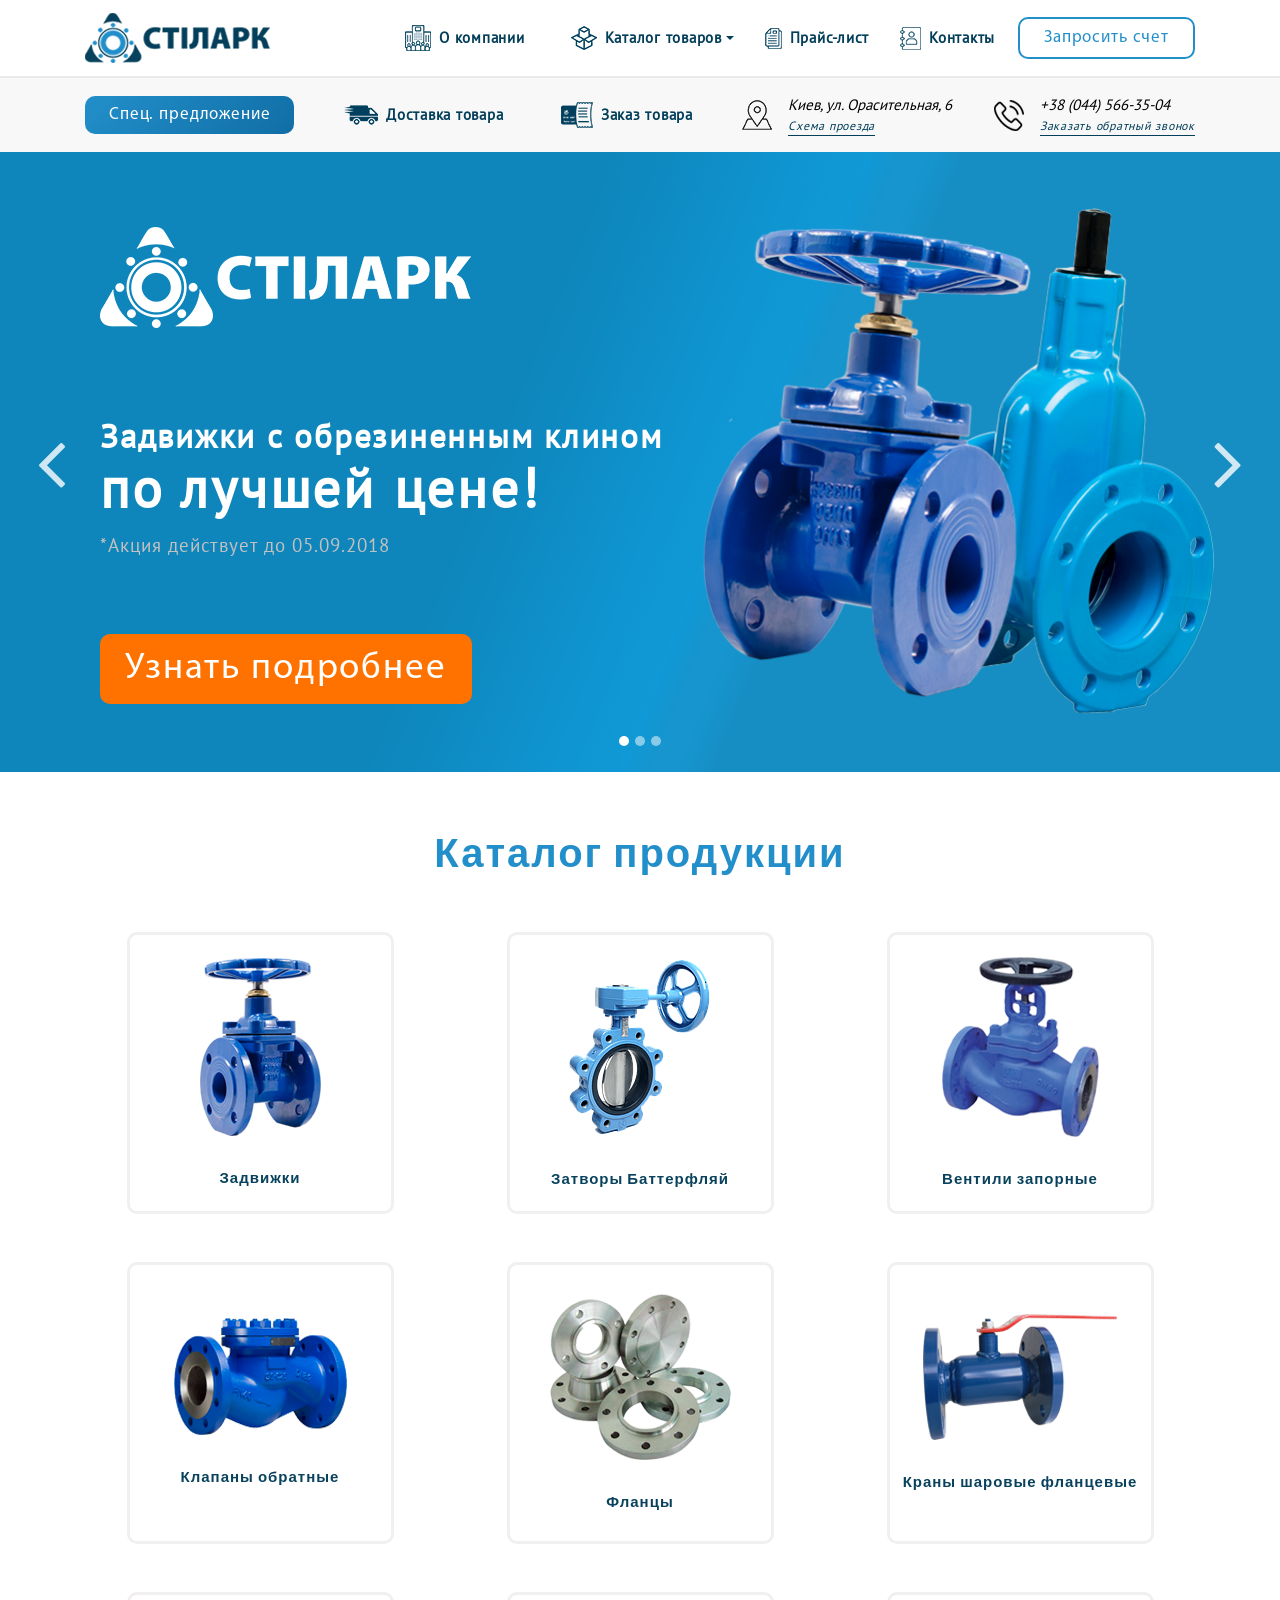
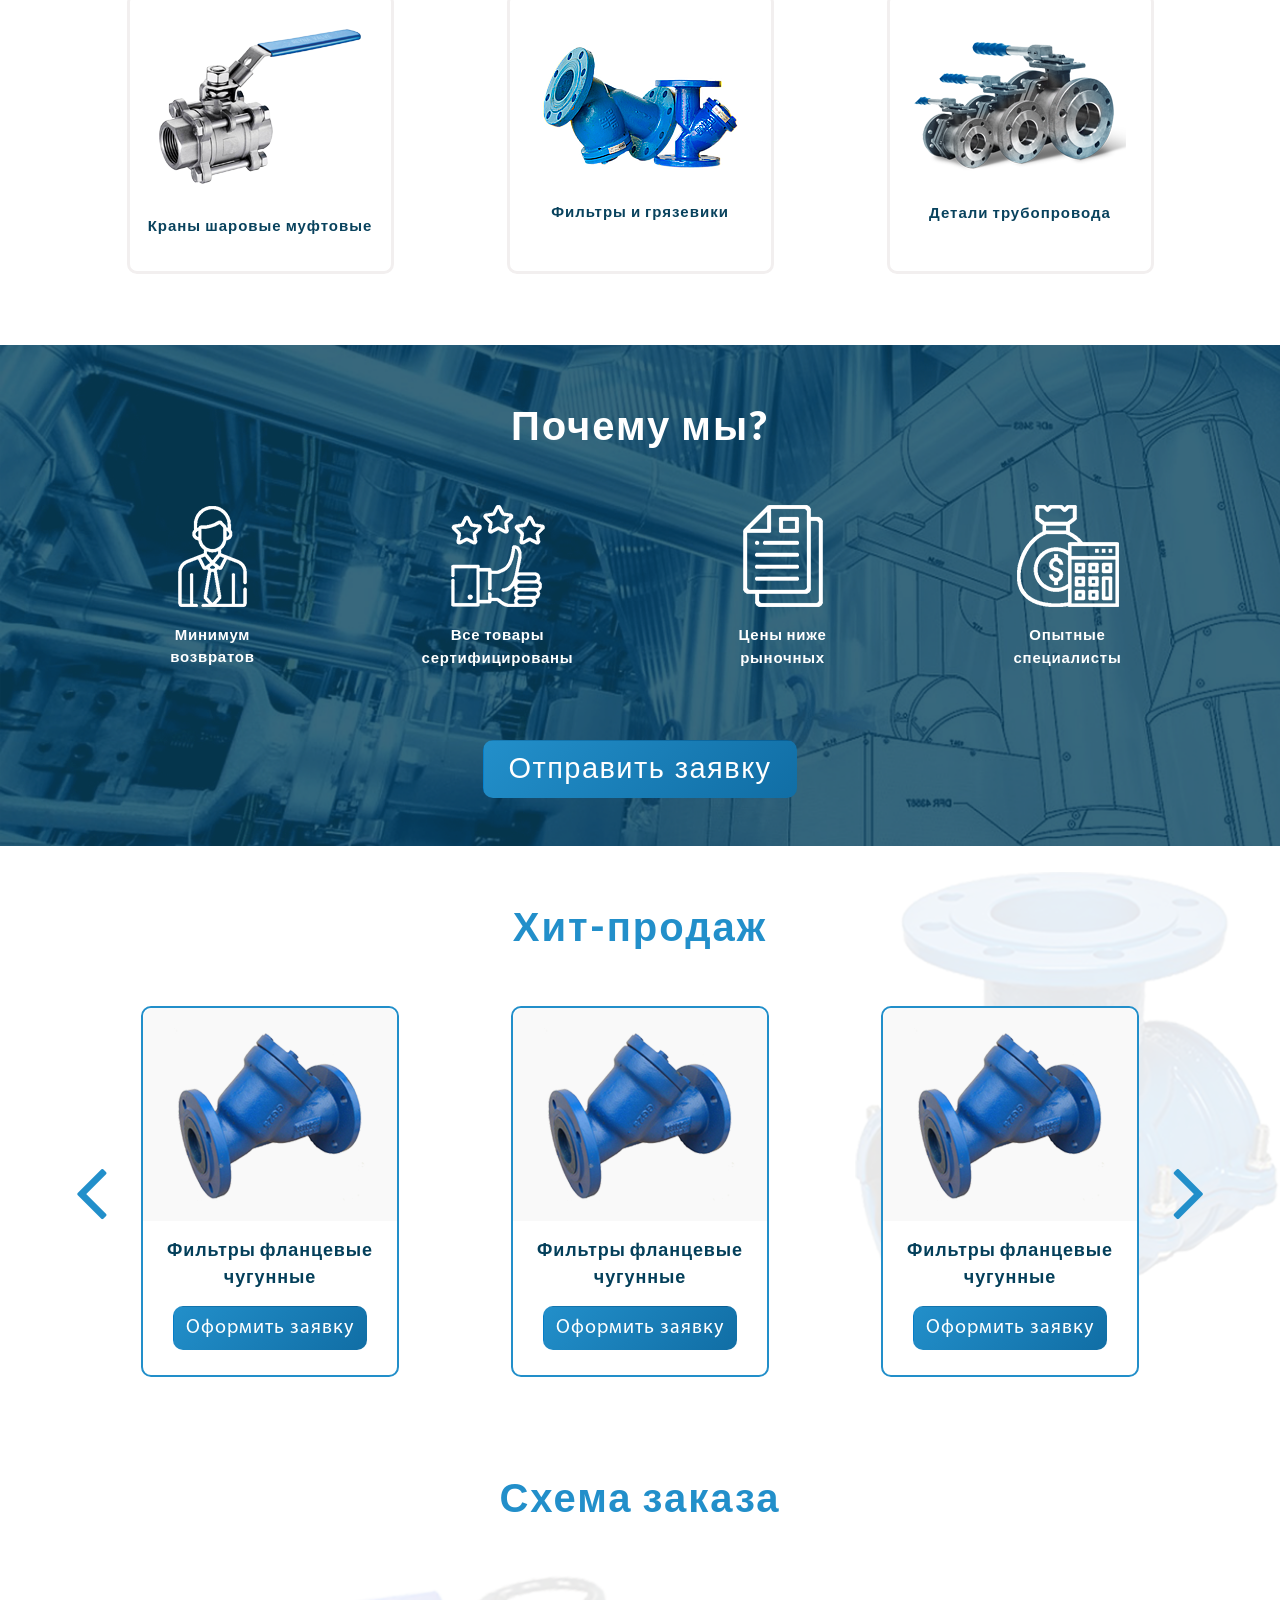
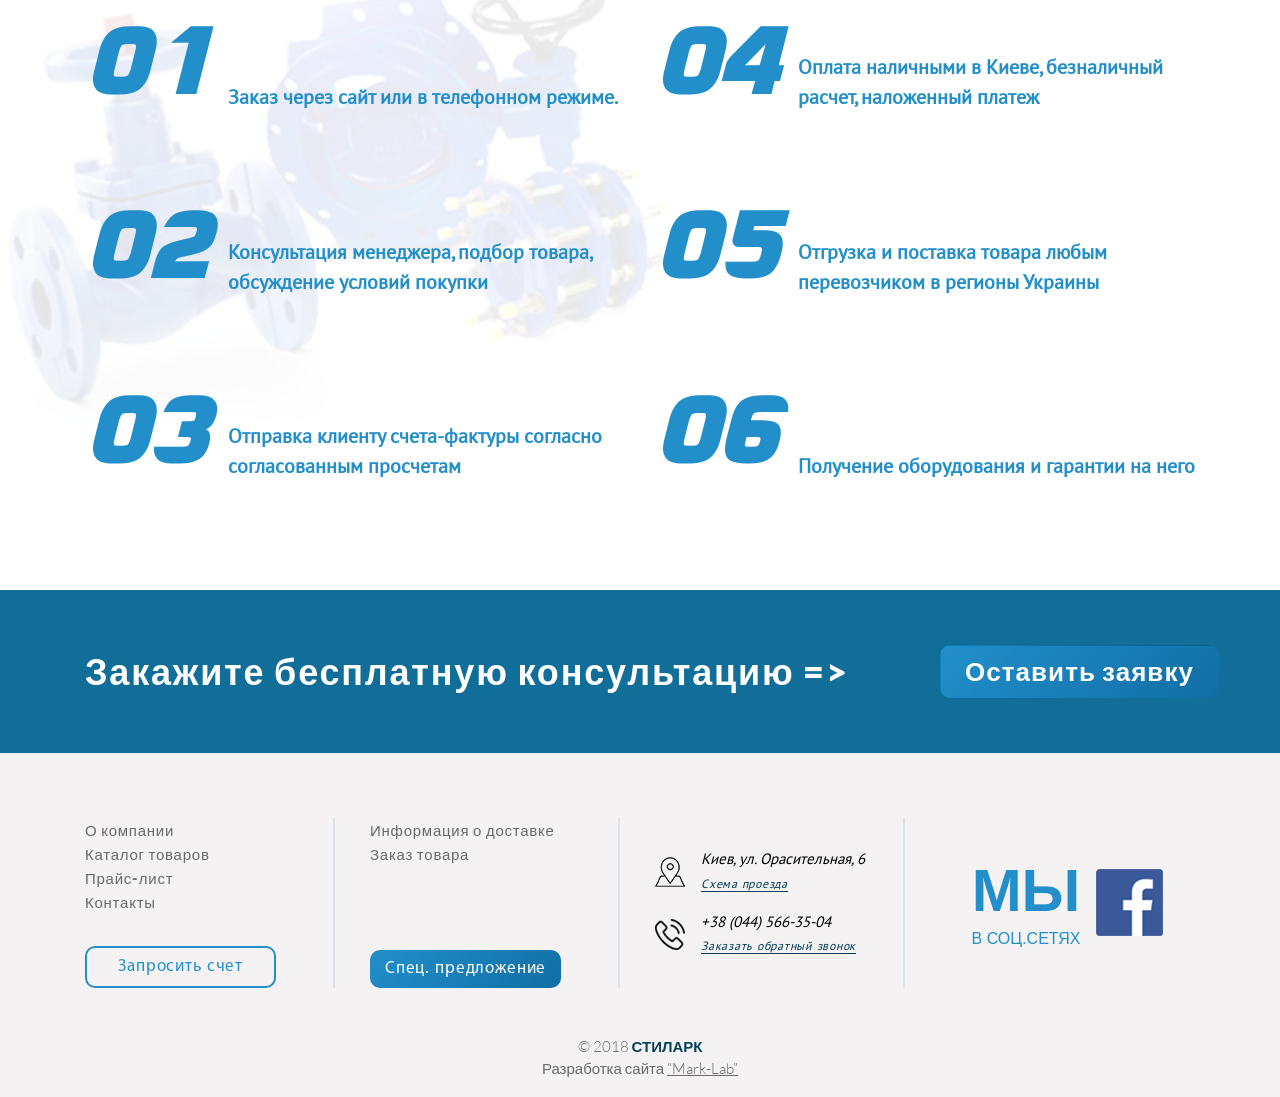
<file: src/index.html>
<!DOCTYPE html>
<html lang="en">

<head>
    <meta charset="UTF-8">
    <meta name="viewport" content="width=device-width, initial-scale=1.0">
    <meta http-equiv="X-UA-Compatible" content="ie=edge">
    <title>Стіларк</title>

    <!-- Latest compiled and minified CSS -->
    <link rel="stylesheet" href="css/bootstrap.min.css">
    <!-- Main Style-->
    <link rel="stylesheet" href="css/main.css">
    <!-- Latest compiled and minified FontAwesome -->
    <link rel="stylesheet" href="https://maxcdn.bootstrapcdn.com/font-awesome/4.7.0/css/font-awesome.min.css">
    <!-- FavIcon -->
    <link rel="shortcut icon" href="favicon.ico" type="image/x-icon">

</head>

<body>

    <!-- Start navigation -->
    <nav class="navbar navbar-expand-lg">
        <div class="container">
            <a class="navbar-brand" href="index.html">
                <img src="img/home/logo.png" alt="Brand">
            </a>
            <button class="navbar-toggler" type="button" data-toggle="collapse" data-target=".navbars" aria-controls="navbarsExampleDefault"
                aria-expanded="false" aria-label="Toggle navigation">
                <i class="fa fa-bars" aria-hidden="true"></i>
            </button>

            <div class="navbars collapse navbar-collapse" id="navbarsExampleDefault">
                <ul class="navbar-nav d-flex align-items-center ml-auto">
                    <li class="nav-item">
                        <a class="nav-link d-flex align-items-center gradient-animation" href="about-company.html"><img
                                class="pr-2" src="img/home/menu-icon-1.png" alt="menu-icon">
                            О компании</a>
                    </li>
                    <li class="nav-item">
                    <li class="nav-item dropdown">
                        <a class="nav-link dropdown-toggle d-flex align-items-center gradient-animation" href="#" id="dropdown01"
                            data-toggle="dropdown" aria-haspopup="true" aria-expanded="false"><img class="pr-2" src="img/home/menu-icon-2.png"
                                alt="menu-icon">Каталог товаров</a>
                        <div class="dropdown-menu" aria-labelledby="dropdown01">
                            <a class="dropdown-item" href="#">Задвижки</a>
                            <a class="dropdown-item" href="#">Затворы Баттерфляй</a>
                            <a class="dropdown-item" href="#">Вентили запорные</a>
                            <a class="dropdown-item" href="#">Клапаны обратные</a>
                            <a class="dropdown-item" href="#">Фланцы</a>
                            <a class="dropdown-item" href="#">Краны шаровые
                                фланцевые</a>
                            <a class="dropdown-item" href="#">Краны шаровые
                                муфтовые</a>
                        </div>
                    </li>
                    </li>
                    <li class="nav-item">
                        <a class="nav-link d-flex align-items-center gradient-animation" href="price.html"><img class="pr-2"
                                src="img/home/menu-icon-3.png" alt="menu-icon">
                            Прайс-лист</a>
                    </li>
                    <li class="nav-item">
                        <a class="nav-link d-flex align-items-center gradient-animation" href="contacts.html"><img
                                class="pr-2" src="img/home/menu-icon-4.png" alt="menu-icon">
                            Контакты</a>
                    </li>
                    <li class="nav-item">
                        <a class=" transition-btn btn px-2 px-xl-4" href="#" data-toggle="modal" data-target="#getCallModal">
                            Запросить счет</a>
                    </li>
                </ul>
            </div>
        </div>
    </nav>

    <nav class="navbar navbar-expand-lg second-navbar py-xl-3 py-lg-3">
        <div class="container">
            <div class="navbars collapse navbar-collapse">
                <ul class="navbar-nav d-flex align-items-center w-100 justify-content-between">
                    <li class="nav-item">
                        <a class="shine-btn btn px-4" href="#" data-toggle="modal" data-target="#getCallModal">
                            Спец. предложение</a>
                    </li>
                    <li class="nav-item">
                        <a class="nav-link d-flex align-items-center gradient-animation" href="delivery.html"><img
                                class="pr-2" src="img/home/menu-icon-5.png" alt="menu-icon">
                            Доставка товара</a>
                    </li>

                    <li class="nav-item">
                        <a class="nav-link d-flex align-items-center gradient-animation" href="order.html"><img class="pr-2"
                                src="img/home/menu-icon-6.png" alt="menu-icon" data-toggle="modal" data-target="#getCallModal">
                            Заказ товара</a>
                    </li>
                    <li class="nav-item d-flex align-items-center social">
                        <div class="pr-3">
                            <img src="img/home/location-icon.png" alt="Icon">
                        </div>
                        <div>
                            <p class="mb-0">Киев, ул. Орасительная, 6</p>
                            <a href="#" data-toggle="modal" data-target="#getMap">Схема проезда</a>
                        </div>
                    </li>
                    <li class="nav-item d-flex align-items-center social">
                        <div class="pr-3">
                            <img src="img/home/phone-icon.png" alt="Icon">
                        </div>
                        <div>
                            <p class="mb-0">+38 (044) 566-35-04</p>
                            <a href="#" data-toggle="modal" data-target="#getCallModal">Заказать обратный звонок</a>
                        </div>
                    </li>

                </ul>
            </div>
        </div>
    </nav>
    <!-- End Navigation -->

    <!-- Start Carousel -->
    <header>
        <div id="header-carousel" class="carousel slide" data-ride="carousel">
            <ol class="carousel-indicators">
                <li data-target="#header-carousel" data-slide-to="0" class="active"></li>
                <li data-target="#header-carousel" data-slide-to="1"></li>
                <li data-target="#header-carousel" data-slide-to="2"></li>
            </ol>
            <div class="carousel-inner">
                <div class="carousel-item active">
                    <div class="container">
                        <!-- Left Side -->
                        <div class="col-7 col-md-7 left-side">
                            <div class="left-side__logo">
                                <img src="img/home/logo_carousel.png" alt="Logo">
                            </div>
                            <div class="left-side__head-text">
                                <h1>Задвижки с обрезиненным клином
                                    <span>по лучшей цене!</span></h1>
                                <p>*Акция действует до 05.09.2018</p>
                            </div>
                            <div class="left-side__btn">
                                <button class="btn px-4" data-toggle="modal" data-target="#getCallModal">Узнать
                                    подробнее</button>
                            </div>
                        </div>
                    </div>
                </div>
                <div class="carousel-item">
                    <div class="container">
                        <div class="col-7 col-md-7 left-side">
                            <div class="left-side__logo">
                                <img src="img/home/logo_carousel.png" alt="Logo">
                            </div>
                            <div class="left-side__head-text">
                                <h1>Задвижки с обрезиненным клином
                                    <span>по лучшей цене!</span></h1>
                                <p>*Акция действует до 05.09.2018</p>
                            </div>
                            <div class="left-side__btn">
                                <button class="btn px-4" data-toggle="modal" data-target="#getCallModal">Узнать
                                    подробнее</button>
                            </div>
                        </div>
                    </div>
                </div>
                <div class="carousel-item">
                    <div class="container">
                        <div class="col-7 col-md-7 left-side">
                            <div class="left-side__logo">
                                <img src="img/home/logo_carousel.png" alt="Logo">
                            </div>
                            <div class="left-side__head-text">
                                <h1>Задвижки с обрезиненным клином
                                    <span>по лучшей цене!</span></h1>
                                <p>*Акция действует до 05.09.2018</p>
                            </div>
                            <div class="left-side__btn">
                                <button class="btn px-4" data-toggle="modal" data-target="#getCallModal">Узнать
                                    подробнее</button>
                            </div>
                        </div>
                    </div>
                </div>
            </div>
            <a class="carousel-control-prev carousel-control" href="#header-carousel" role="button" data-slide="prev">
                <i class="fa fa-angle-left" aria-hidden="true"></i>
                <span class="sr-only">Previous</span>
            </a>
            <a class="carousel-control-next carousel-control" href="#header-carousel" role="button" data-slide="next">
                <i class="fa fa-angle-right" aria-hidden="true"></i>
                <span class="sr-only">Next</span>
            </a>
        </div>
    </header>

    <!-- End Carousel -->

    <!-- Start SECTION: Catalog -->
    <section id="catalog">
        <div class="container">
            <div class="row">
                <div class="col-12">
                    <h1 class="text-center mb-0 catalog-title">Каталог продукции</h1>
                </div>

                <div class="col-sm-6 col-md-4 col-lg-4 mb-5 catalog d-flex justify-content-center align-items-center">
                    <a href="category.html" class="link d-flex justify-content-center align-items-center">
                        <div class="catalog__item">
                            <div class="catalog__item-img">
                                <img src="img/home/1.png" alt="Catalog Item">
                            </div>
                            <div class="catalog__item-text">
                                <p class="mb-0 text-center">Задвижки</p>
                            </div>
                        </div>
                    </a>
                </div>

                <div class="col-sm-6 col-md-4 col-lg-4 mb-5 catalog d-flex justify-content-center align-items-center">
                    <a href="category.html" class="link d-flex justify-content-center align-items-center">
                        <div class="catalog__item">
                            <div class="catalog__item-img">
                                <img src="img/home/2.png" alt="Catalog Item">
                            </div>
                            <div class="catalog__item-text">
                                <p class="mb-0 text-center">Затворы Баттерфляй</p>
                            </div>
                        </div>
                    </a>
                </div>

                <div class="col-sm-6 col-md-4 col-lg-4 mb-5 catalog d-flex justify-content-center align-items-center">
                    <a href="category.html" class="link d-flex justify-content-center align-items-center">
                        <div class="catalog__item">
                            <div class="catalog__item-img">
                                <img src="img/home/3.png" alt="Catalog Item">
                            </div>
                            <div class="catalog__item-text">
                                <p class="mb-0 text-center">Вентили запорные</p>
                            </div>
                        </div>
                    </a>
                </div>

                <div class="col-sm-6 col-md-4 col-lg-4 mb-5 catalog d-flex justify-content-center align-items-center">
                    <a href="category.html" class="link d-flex justify-content-center align-items-center">
                        <div class="catalog__item">
                            <div class="catalog__item-img">
                                <img src="img/home/4.png" alt="Catalog Item">
                            </div>
                            <div class="catalog__item-text">
                                <p class="mb-0 text-center">Клапаны обратные</p>
                            </div>
                        </div>
                    </a>
                </div>

                <div class="col-sm-6 col-md-4 col-lg-4 mb-5 catalog d-flex justify-content-center align-items-center">
                    <a href="category.html" class="link d-flex justify-content-center align-items-center">
                        <div class="catalog__item">
                            <div class="catalog__item-img">
                                <img src="img/home/5.png" alt="Catalog Item">
                            </div>
                            <div class="catalog__item-text">
                                <p class="mb-0 text-center">Фланцы</p>
                            </div>
                        </div>
                    </a>
                </div>

                <div class="col-sm-6 col-md-4 col-lg-4 mb-5 catalog d-flex justify-content-center align-items-center">
                    <a href="category.html" class="link d-flex justify-content-center align-items-center">
                        <div class="catalog__item">
                            <div class="catalog__item-img">
                                <img src="img/home/6.png" alt="Catalog Item">
                            </div>
                            <div class="catalog__item-text">
                                <p class="mb-0 text-center">Краны шаровые
                                    фланцевые</p>
                            </div>
                        </div>
                    </a>
                </div>

                <div class="col-sm-6 col-md-4 col-lg-4 mb-5 catalog d-flex justify-content-center align-items-center">
                    <a href="category.html" class="link d-flex justify-content-center align-items-center">
                        <div class="catalog__item">
                            <div class="catalog__item-img">
                                <img src="img/home/7.png" alt="Catalog Item">
                            </div>
                            <div class="catalog__item-text">
                                <p class="mb-0 text-center">Краны шаровые
                                    муфтовые</p>
                            </div>
                        </div>
                    </a>
                </div>

                <div class="col-sm-6 col-md-4 col-lg-4 mb-5 catalog d-flex justify-content-center align-items-center">
                    <a href="category.html" class="link d-flex justify-content-center align-items-center">
                        <div class="catalog__item">
                            <div class="catalog__item-img">
                                <img src="img/home/8.png" alt="Catalog Item">
                            </div>
                            <div class="catalog__item-text">
                                <p class="mb-0 text-center">Фильтры и грязевики</p>
                            </div>
                        </div>
                    </a>
                </div>

                <div class="col-sm-6 col-md-4 col-lg-4 mb-5 catalog d-flex justify-content-center align-items-center">
                    <a href="category.html" class="link d-flex justify-content-center align-items-center">
                        <div class="catalog__item">
                            <div class="catalog__item-img">
                                <img src="img/home/9.png" alt="Catalog Item">
                            </div>
                            <div class="catalog__item-text">
                                <p class="mb-0 text-center">Детали трубопровода</p>
                            </div>
                        </div>
                    </a>
                </div>

            </div>
        </div>
    </section>

    <!-- End SECTION: Catalog -->

    <!-- Start SECTION: Why We  -->
    <section id="why-we" class="pb-5">
        <div class="container">
            <div class="row justify-content-around">
                <div class="col-12">
                    <h1 class="mb-0 section-title text-center">Почему мы?</h1>
                </div>
                <div class="col-sm-6 col-md-2 col-lg-2 mb-4 why d-flex justify-content-center flex-column align-items-center">
                    <div class="why__icon">
                        <img src="img/home/why-1.png" alt="Icon">
                    </div>
                    <div class="why__text mt-3">
                        <p>Минимум
                            возвратов</p>
                    </div>
                </div>

                <div class="col-sm-6 col-md-2 col-lg-2 mb-4 why d-flex justify-content-center flex-column align-items-center">
                    <div class="why__icon">
                        <img src="img/home/why-2.png" alt="Icon">
                    </div>
                    <div class="why__text mt-3">
                        <p>Все товары
                            сертифицированы</p>
                    </div>
                </div>

                <div class="col-sm-6 col-md-2 col-lg-2 mb-4 why d-flex justify-content-center flex-column align-items-center">
                    <div class="why__icon">
                        <img src="img/home/why-3.png" alt="Icon">
                    </div>
                    <div class="why__text mt-3">
                        <p>Цены ниже
                            рыночных</p>
                    </div>
                </div>

                <div class="col-sm-6 col-md-2 col-lg-2 mb-4 why d-flex justify-content-center flex-column align-items-center">
                    <div class="why__icon">
                        <img src="img/home/why-4.png" alt="Icon">
                    </div>
                    <div class="why__text mt-3">
                        <p>Опытные
                            специалисты</p>
                    </div>
                </div>

                <div class="col-12 button">
                    <button class="shine-btn btn d-block mx-auto px-4" data-toggle="modal" data-target="#getCallModal">Отправить
                        заявку</button>
                </div>
            </div>
        </div>
    </section>
    <!-- End SECTION: Why We -->

    <!-- Start SECTION: Bestseller -->
    <section id="bestseller" class="our-production">
        <div class="container">
            <div class="row">
                <div class="col-12">
                    <h1 class="text-center mb-0 section-title">Хит-продаж</h1>
                </div>
                <div class="col-lg-12">
                    <div id="carouselProduction" class="carousel slide" data-ride="false" data-interval="false">
                        <div class="carousel-inner carousel-production-inner row w-100 mx-auto" role="listbox">

                            <div class="carousel-production-item carousel-item col-md-4 col-lg-4 productionsSliderItem active">
                                <div class="text-center mx-auto card">
                                    <div class="cover">
                                        <img class="img-fluid mx-auto d-block" src="img/home/bestseller-1.png" alt="slide 1">
                                    </div>
                                    <p>Фильтры фланцевые чугунные</p>
                                    <button class="shine-btn btn mx-auto" data-toggle="modal" data-toggle="modal"
                                        data-target="#getCallModal">Оформить заявку</button>
                                </div>
                            </div>
                            <div class="carousel-production-item carousel-item col-md-4 col-lg-4 productionsSliderItem">
                                <div class="text-center mx-auto card">
                                    <div class="cover">
                                        <img class="img-fluid mx-auto d-block" src="img/home/bestseller-1.png" alt="slide 1">
                                    </div>
                                    <p>Фильтры фланцевые чугунные</p>
                                    <button class="shine-btn btn mx-auto" data-toggle="modal" data-toggle="modal"
                                        data-target="#getCallModal">Оформить заявку</button>
                                </div>
                            </div>
                            <div class="carousel-production-item carousel-item col-md-4 col-lg-4 productionsSliderItem">
                                <div class="text-center mx-auto card">
                                    <div class="cover">
                                        <img class="img-fluid mx-auto d-block" src="img/home/bestseller-1.png" alt="slide 1">
                                    </div>
                                    <p>Фильтры фланцевые чугунные</p>
                                    <button class="shine-btn btn mx-auto" data-toggle="modal" data-toggle="modal"
                                        data-target="#getCallModal">Оформить заявку</button>
                                </div>
                            </div>
                            <div class="carousel-production-item carousel-item col-md-4 col-lg-4 productionsSliderItem">
                                <div class="text-center mx-auto card">
                                    <div class="cover">
                                        <img class="img-fluid mx-auto d-block" src="img/home/bestseller-1.png" alt="slide 1">
                                    </div>
                                    <p>Фильтры фланцевые чугунные 2</p>
                                    <button class="shine-btn btn mx-auto" data-toggle="modal" data-toggle="modal"
                                        data-target="#getCallModal">Оформить заявку</button>
                                </div>
                            </div>
                            <div class="carousel-production-item carousel-item col-md-4 col-lg-4 productionsSliderItem">
                                <div class="text-center mx-auto card">
                                    <div class="cover">
                                        <img class="img-fluid mx-auto d-block" src="img/home/bestseller-1.png" alt="slide 1">
                                    </div>
                                    <p>Фильтры фланцевые чугунные 2</p>
                                    <button class="shine-btn btn mx-auto" data-toggle="modal" data-toggle="modal"
                                        data-target="#getCallModal">Оформить заявку</button>
                                </div>
                            </div>
                        </div>
                        <a class="carousel-controls carousel-control-prev" href="#carouselProduction" role="button"
                            data-slide="prev">
                            <i class="fa fa-angle-left" aria-hidden="true"></i>
                            <span class="sr-only">Previous</span>
                        </a>
                        <a class="carousel-controls carousel-control-next text-faded" href="#carouselProduction" role="button"
                            data-slide="next">
                            <i class="fa fa-angle-right" aria-hidden="true"></i>
                            <span class="sr-only">Next</span>
                        </a>
                    </div>
                </div>
            </div>
        </div>
    </section>
    <!-- End SECTION: Bestseller -->

    <!-- Start SECTION: Order scheme -->
    <section id="order-scheme">
        <div class="container">
            <div class="row">
                <div class="col-12">
                    <h1 class="text-center section-title mb-0">Схема заказа</h1>
                </div>

                <div class="col-md-12 col-lg-6">
                    <div class="row">
                        <div class="col-3 col-sm-3 col-md-3 mb-5 number">
                            <p>01</p>
                        </div>
                        <div class="col-9 col-sm-9 col-md-9 mb-5 text">
                            <p>Заказ через сайт или
                                в телефонном режиме.</p>
                        </div>

                        <div class="col-3 col-sm-3 col-md-3 mb-5 number">
                            <p>02</p>
                        </div>
                        <div class="col-9 col-sm-9 col-md-9 mb-5 text">
                            <p>Консультация менеджера, подбор
                                товара, обсуждение условий покупки</p>
                        </div>

                        <div class="col-3 col-sm-3 col-md-3 mb-5 number">
                            <p>03</p>
                        </div>
                        <div class="col-9 col-sm-9 col-md-9 mb-5 text">
                            <p>Отправка клиенту счета-фактуры
                                согласно согласованным просчетам</p>
                        </div>
                    </div>
                </div>

                <div class="col-md-12 col-lg-6">
                    <div class="row">
                        <div class="col-3 col-sm-3 col-md-3 mb-5 number">
                            <p>04</p>
                        </div>
                        <div class="col-9 col-sm-9 col-md-9 mb-5 text">
                            <p>Оплата наличными в Киеве,
                                безналичный расчет, наложенный платеж</p>
                        </div>

                        <div class="col-3 col-sm-3 col-md-3 mb-5 number">
                            <p>05</p>
                        </div>
                        <div class="col-9 col-sm-9 col-md-9 mb-5 text">
                            <p>Отгрузка и поставка товара любым
                                перевозчиком в регионы Украины</p>
                        </div>

                        <div class="col-3 col-sm-3 col-md-3 mb-5 number">
                            <p>06</p>
                        </div>
                        <div class="col-9 col-sm-9 col-md-9 mb-5 text">
                            <p>Получение оборудования
                                и гарантии на него</p>
                        </div>
                    </div>
                </div>

            </div>
        </div>
    </section>
    <!-- End SECTION: Order scheme -->

    <!-- Start SECTION: Get call -->
    <section id="get-call">
        <div class="container">
            <div class="row align-items-center">
                <div class="col-md-8 col-lg-8 col-xl-9">
                    <h2 class="mb-0">Закажите бесплатную консультацию =></h2>
                </div>
                <div class="col-md-4 col-lg-4 col-xl-3">
                    <button class="shine-btn btn px-4" data-toggle="modal" data-target="#getCallModal">Оставить заявку</button>
                </div>
            </div>
        </div>
    </section>
    <!-- End SECTION: Get call -->

    <!-- Start Footer -->
    <footer>
        <div class="container">
            <div class="row">
                <div class="col-sm-6 col-lg-4 col-xl-3 mb-5 d-flex flex-column justify-content-end footer-col">
                    <ul class="list-unstyled mb-0">
                        <li><a class="hover-underline-animation" href="about-company.html">О компании</a></li>
                        <li><a class="hover-underline-animation" href="index.html#catalog">Каталог товаров</a></li>
                        <li><a class="hover-underline-animation" href="price.html">Прайс-лист</a></li>
                        <li><a class="hover-underline-animation" href="contacts.html">Контакты</a></li>
                    </ul>
                    <button class="btn outline w-75">Запросить счет</button>
                </div>
                <div class="col-sm-6 col-lg-4 col-xl-3 mb-5 d-flex flex-column justify-content-between footer-col">
                    <ul class="list-unstyled mb-0">
                        <li><a class="hover-underline-animation" href="delivery.html">Информация о доставке</a></li>
                        <li><a class="hover-underline-animation" href="order.html">Заказ товара</a></li>
                    </ul>
                    <button class="shine-btn btn default-btn w-75">Спец. предложение</button>
                </div>
                <div class="col-sm-6 col-lg-4 col-xl-3 mb-5 d-flex align-items-center social footer-col">
                    <ul class="list-unstyled mb-0">
                        <li class="d-flex align-items-center mb-3">
                            <div class="pr-3">
                                <img src="img/home/location-icon.png" alt="Icon">
                            </div>
                            <div>
                                <p class="mb-0">Киев, ул. Орасительная, 6</p>
                                <a href="#" data-toggle="modal" data-target="#getMap">Схема проезда</a>
                            </div>
                        </li>
                        <li class="d-flex align-items-center">
                            <div class="pr-3">
                                <img src="img/home/phone-icon.png" alt="Icon">
                            </div>
                            <div>
                                <p class="mb-0">+38 (044) 566-35-04</p>
                                <a href="#" data-toggle="modal" data-target="#getCallModal">Заказать обратный звонок</a>
                            </div>
                        </li>
                    </ul>
                </div>
                <div class="col-sm-6 col-lg-4 col-xl-3 mb-5 d-flex align-items-center justify-content-center fb">
                    <div class="text-center pr-3">
                        <h2 class="mb-0">МЫ </h2>
                        <p class="mb-0">В СОЦ.СЕТЯХ</p>
                    </div>
                    <div>
                        <a href="http://www.facebook.com" target="_blank">
                            <img src="img/home/fb.png" alt="Icon">
                        </a>
                    </div>
                </div>
                <div class="col-12 bottom-footer pb-3">
                    <p class="text-center mb-0">© 2018 <span>СТИЛАРК</span></p>
                    <p class="text-center mb-0">Разработка сайта <a href="https://mark-lab.biz/" target="_blank">“Mark-Lab”</a></p>
                </div>
            </div>
        </div>
    </footer>
    <!-- End Footer -->

    <!-- Start MODALS -->
    <!-- Start Modal -->
    <div class="modal fade" id="getCallModal" tabindex="-1" role="dialog" aria-labelledby="getCallModal" aria-hidden="true">
        <div class="modal-dialog" role="document">
            <div class="modal-content">
                <div class="modal-header">
                    <button type="button" class="close" data-dismiss="modal" aria-label="Close">
                        <span aria-hidden="true">×</span>
                    </button>
                </div>
                <div class="modal-body">
                    <h1 class="text-center">Запросить счет</h1>
                    <p class="text-center mb-4">Введите ваше имя и номер телефона,<br> специалист компании свяжется
                        с вами и ответит на ваши вопросы</p>
                    <div class="container">
                        <form>
                            <div class="form-group">
                                <input class="form-control" type="text" name="name" id="name" placeholder="Укажите имя">
                            </div>
                            <div class="form-group mb-4">
                                <input class="form-control" type="text" name="phone" id="name" placeholder="Укажите номер телефона"
                                    required>
                            </div>
                            <div class="form-group d-flex justify-content-center">
                                <input class="btn" type="submit" value="Позвоните мне">
                            </div>
                        </form>
                    </div>
                </div>
            </div>
        </div>
    </div>
    <!-- End Modal -->

    <!-- Start Modal -->
    <div class="modal fade" id="getMap" tabindex="-1" role="dialog" aria-labelledby="getCallModal" aria-hidden="true">
        <div class="modal-dialog" role="document">
            <div class="modal-content">
                <div class="modal-header">
                    <h5 class="modal-title">Киев, ул. Орасительная, 6</h5>
                    <button type="button" class="close" data-dismiss="modal" aria-label="Close">
                        <span aria-hidden="true">×</span>
                    </button>
                </div>
                <div class="modal-body">
                    <iframe src="https://www.google.com/maps/embed?pb=!1m18!1m12!1m3!1d2541.4584504157983!2d30.670881815296724!3d50.432560796535476!2m3!1f0!2f0!3f0!3m2!1i1024!2i768!4f13.1!3m3!1m2!1s0x40d4c527e3ad5ed9%3A0xb64c21b163843c7e!2z0LLRg9C70LjRhtGPINCX0YDQvtGI0YPQstCw0LvRjNC90LAsIDYsINCa0LjRl9CyLCAwMjAwMA!5e0!3m2!1suk!2sua!4v1536844166372"
                        frameborder="0" style="border:0" allowfullscreen></iframe>

                </div>
            </div>
        </div>
    </div>
    <!-- End Modal -->

    <!-- End MODALS -->

    <!-- Optional JavaScript -->
    <!-- jQuery first, then Popper.js, then Bootstrap JS -->
    <script src="js/jquery-3.3.1.slim.min.js"></script>
    <script src="js/popper.min.js"></script>
    <script src="js/bootstrap.min.js"></script>

    <!-- Main JavaScript File -->
    <script src="js/main.js"></script>
</body>

</html>
</file>
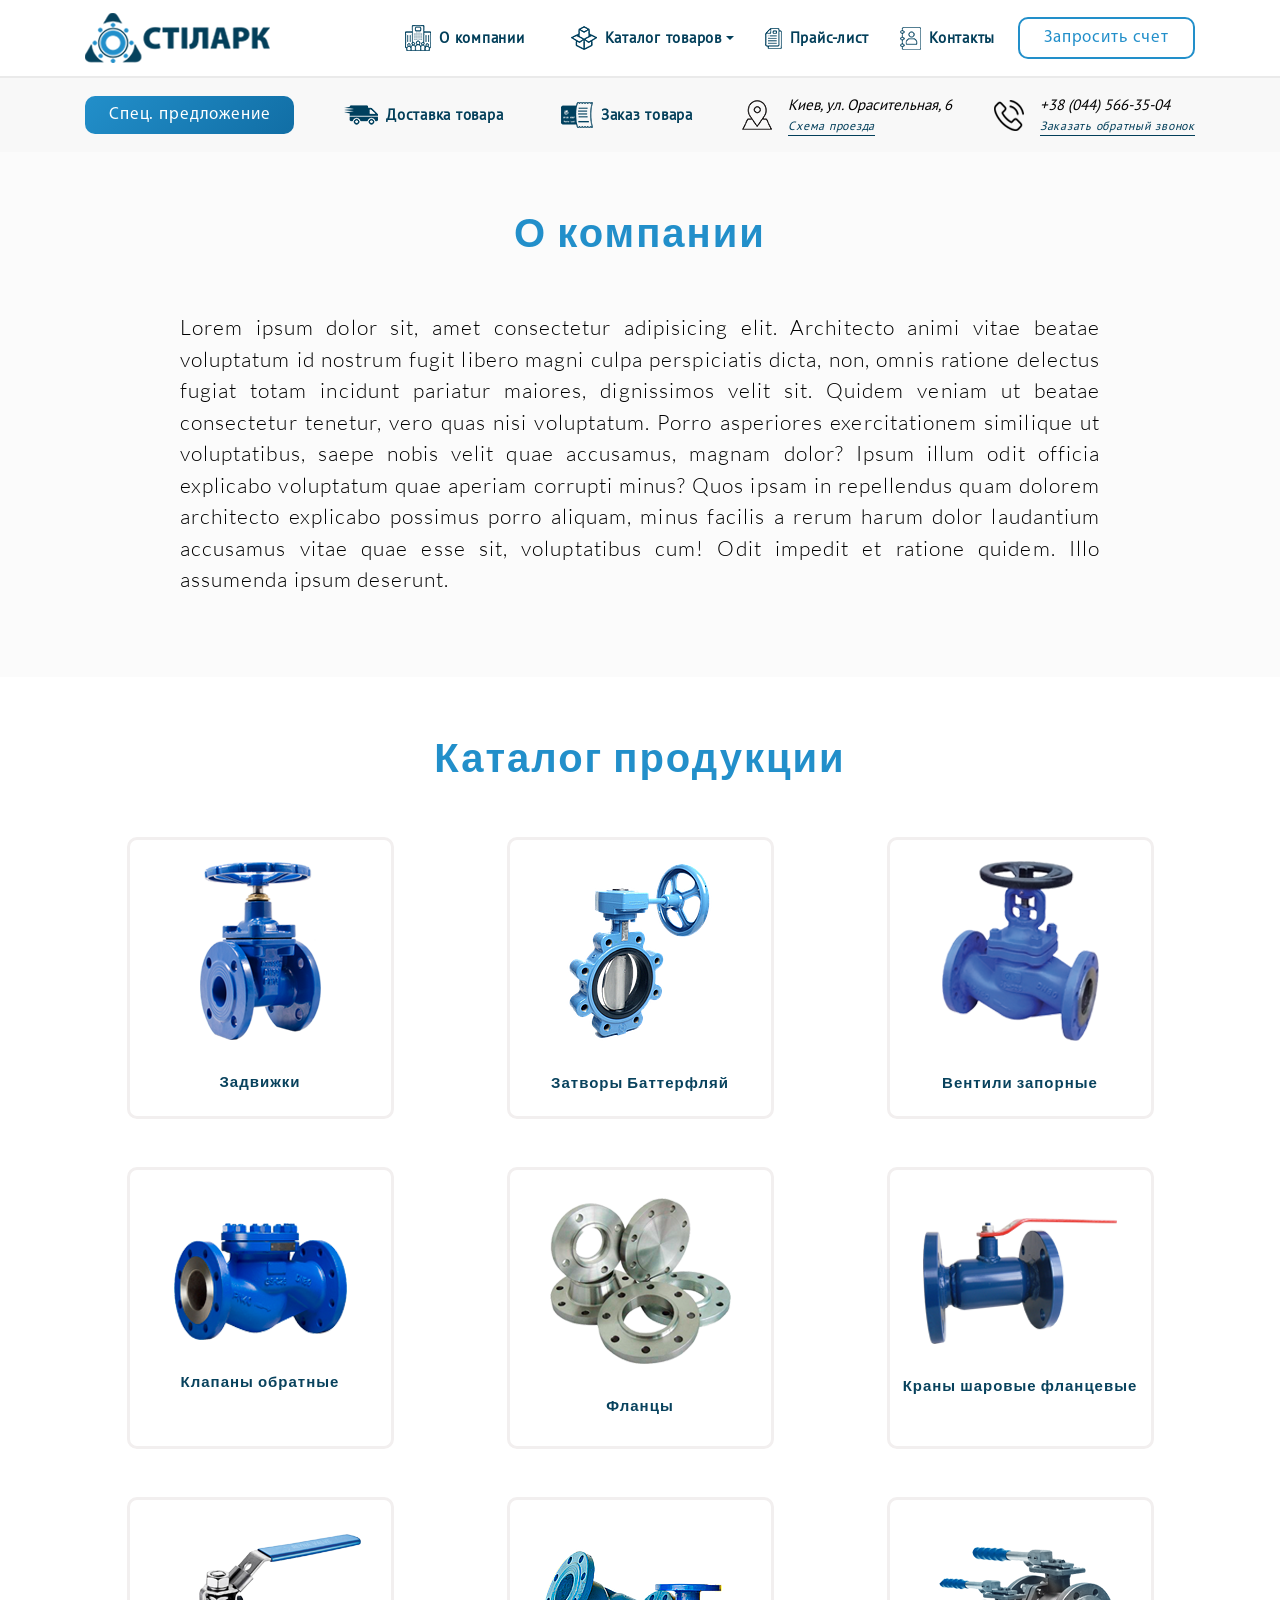
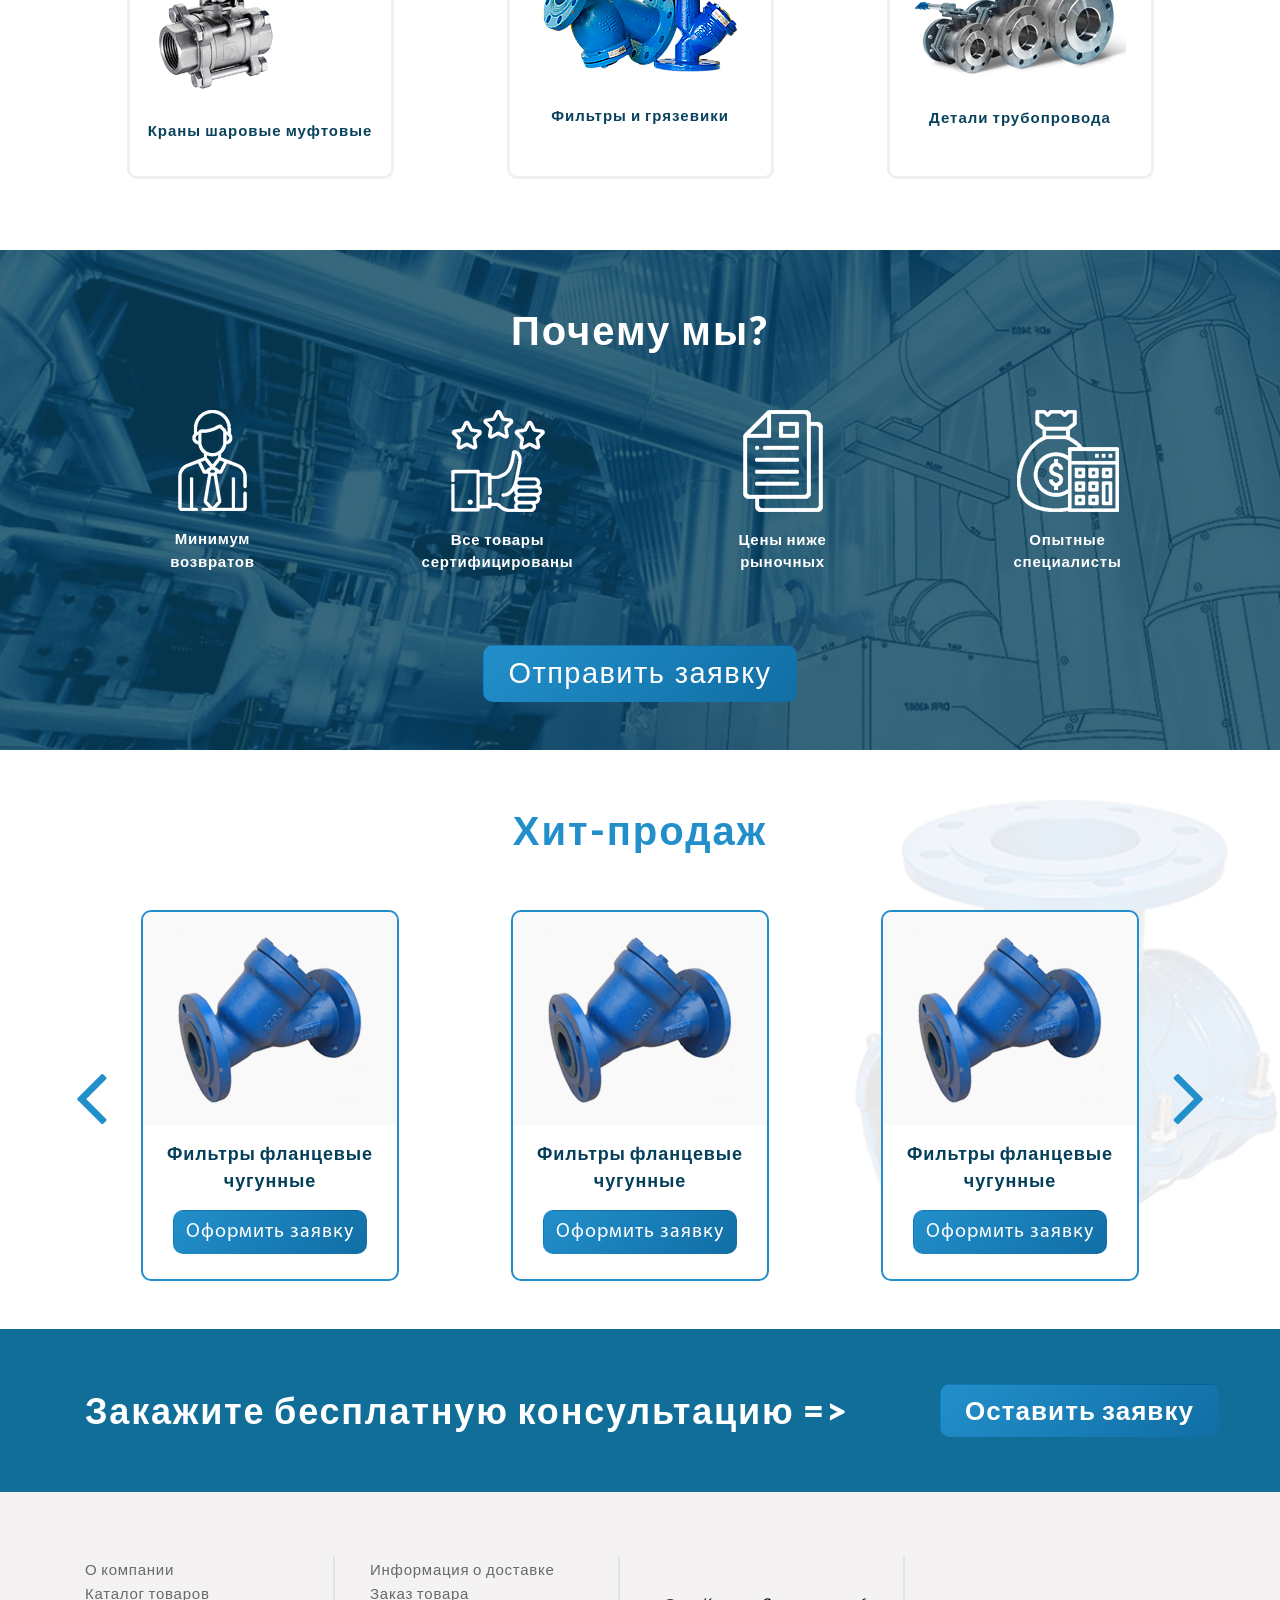
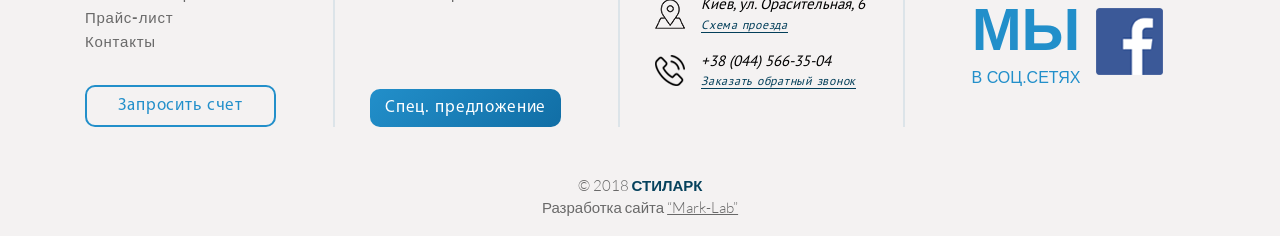
<file: src/about-company.html>
<head>
    <meta charset="UTF-8">
    <meta name="viewport" content="width=device-width, initial-scale=1.0">
    <meta http-equiv="X-UA-Compatible" content="ie=edge">
    <title>Стіларк</title>

    <!-- Latest compiled and minified CSS -->
    <link rel="stylesheet" href="css/bootstrap.min.css">
    <!-- Main Style-->
    <link rel="stylesheet" href="css/main.css">
    <!-- Latest compiled and minified FontAwesome -->
    <link rel="stylesheet" href="https://maxcdn.bootstrapcdn.com/font-awesome/4.7.0/css/font-awesome.min.css">
    <!-- FavIcon -->
    <link rel="shortcut icon" href="favicon.ico" type="image/x-icon">

</head>

<body>

    <!-- Start navigation -->
    <nav class="navbar navbar-expand-lg">
        <div class="container">
            <a class="navbar-brand" href="index.html">
                <img src="img/home/logo.png" alt="Brand">
            </a>
            <button class="navbar-toggler" type="button" data-toggle="collapse" data-target=".navbars" aria-controls="navbarsExampleDefault"
                aria-expanded="false" aria-label="Toggle navigation">
                <i class="fa fa-bars" aria-hidden="true"></i>
            </button>

            <div class="navbars collapse navbar-collapse" id="navbarsExampleDefault">
                <ul class="navbar-nav d-flex align-items-center ml-auto">
                    <li class="nav-item">
                        <a class="nav-link d-flex align-items-center gradient-animation" href="about-company.html"><img
                                class="pr-2" src="img/home/menu-icon-1.png" alt="menu-icon">
                            О компании</a>
                    </li>
                    <li class="nav-item">
                    <li class="nav-item dropdown">
                        <a class="nav-link dropdown-toggle d-flex align-items-center gradient-animation" href="#" id="dropdown01"
                            data-toggle="dropdown" aria-haspopup="true" aria-expanded="false"><img class="pr-2" src="img/home/menu-icon-2.png"
                                alt="menu-icon">Каталог товаров</a>
                        <div class="dropdown-menu" aria-labelledby="dropdown01">
                            <a class="dropdown-item" href="category.html">Задвижки</a>
                            <a class="dropdown-item" href="category.html">Затворы Баттерфляй</a>
                            <a class="dropdown-item" href="category.html">Вентили запорные</a>
                            <a class="dropdown-item" href="category.html">Клапаны обратные</a>
                            <a class="dropdown-item" href="category.html">Фланцы</a>
                            <a class="dropdown-item" href="category.html">Краны шаровые
                                фланцевые</a>
                            <a class="dropdown-item" href="#">Краны шаровые
                                муфтовые</a>
                        </div>
                    </li>
                    </li>
                    <li class="nav-item">
                        <a class="nav-link d-flex align-items-center gradient-animation" href="price.html"><img class="pr-2"
                                src="img/home/menu-icon-3.png" alt="menu-icon">
                            Прайс-лист</a>
                    </li>
                    <li class="nav-item">
                        <a class="nav-link d-flex align-items-center gradient-animation" href="contacts.html"><img
                                class="pr-2" src="img/home/menu-icon-4.png" alt="menu-icon">
                            Контакты</a>
                    </li>
                    <li class="nav-item">
                        <a class=" transition-btn btn px-2 px-xl-4" href="#">
                            Запросить счет</a>
                    </li>
                </ul>
            </div>
        </div>
    </nav>

    <nav class="navbar navbar-expand-lg second-navbar py-xl-3 py-lg-3">
        <div class="container">
            <div class="navbars collapse navbar-collapse">
                <ul class="navbar-nav d-flex align-items-center w-100 justify-content-between">
                    <li class="nav-item">
                        <a class="shine-btn btn px-4" href="#">
                            Спец. предложение</a>
                    </li>
                    <li class="nav-item">
                        <a class="nav-link d-flex align-items-center gradient-animation" href="delivery.html"><img
                                class="pr-2" src="img/home/menu-icon-5.png" alt="menu-icon">
                            Доставка товара</a>
                    </li>

                    <li class="nav-item">
                        <a class="nav-link d-flex align-items-center gradient-animation" href="order.html"><img class="pr-2"
                                src="img/home/menu-icon-6.png" alt="menu-icon">
                            Заказ товара</a>
                    </li>
                    <li class="nav-item d-flex align-items-center social">
                        <div class="pr-3">
                            <img src="img/home/location-icon.png" alt="Icon">
                        </div>
                        <div>
                            <p class="mb-0">Киев, ул. Орасительная, 6</p>
                            <a href="#">Схема проезда</a>
                        </div>
                    </li>
                    <li class="nav-item d-flex align-items-center social">
                        <div class="pr-3">
                            <img src="img/home/phone-icon.png" alt="Icon">
                        </div>
                        <div>
                            <p class="mb-0">+38 (044) 566-35-04</p>
                            <a href="#">Заказать обратный звонок</a>
                        </div>
                    </li>

                </ul>
            </div>
        </div>
    </nav>
    <!-- End Navigation -->

    <!-- Start SECTION: Company -->
    <section id="about-company">
        <div class="container">
            <div class="row">
                <div class="col-12">
                    <h1 class="text-center mb-0 section-title">О компании</h1>
                </div>
                <div class="col-lg-10 mx-auto about">
                    <div class="about__text">
                        <p>Lorem ipsum dolor sit, amet consectetur adipisicing elit. Architecto animi vitae beatae
                            voluptatum id nostrum fugit libero magni culpa perspiciatis dicta, non, omnis ratione
                            delectus fugiat totam incidunt pariatur maiores, dignissimos velit sit. Quidem veniam ut
                            beatae consectetur tenetur, vero quas nisi voluptatum. Porro asperiores exercitationem
                            similique ut voluptatibus, saepe nobis velit quae accusamus, magnam dolor? Ipsum illum odit
                            officia explicabo voluptatum quae aperiam corrupti minus? Quos ipsam in repellendus quam
                            dolorem architecto explicabo possimus porro aliquam, minus facilis a rerum harum dolor
                            laudantium accusamus vitae quae esse sit, voluptatibus cum! Odit impedit et ratione quidem.
                            Illo assumenda ipsum deserunt.</p>
                    </div>
                </div>
            </div>
        </div>
    </section>
    <!-- End SECTION: Company -->

    <!-- Start SECTION: Catalog -->
    <section id="catalog">
        <div class="container">
            <div class="row">
                <div class="col-12">
                    <h1 class="text-center mb-0 catalog-title">Каталог продукции</h1>
                </div>

                <div class="col-sm-6 col-md-4 col-lg-4 mb-5 catalog d-flex justify-content-center align-items-center">
                    <a href="#" class="link d-flex justify-content-center align-items-center">
                        <div class="catalog__item">
                            <div class="catalog__item-img">
                                <img src="img/home/1.png" alt="Catalog Item">
                            </div>
                            <div class="catalog__item-text">
                                <p class="mb-0 text-center">Задвижки</p>
                            </div>
                        </div>
                    </a>
                </div>

                <div class="col-sm-6 col-md-4 col-lg-4 mb-5 catalog d-flex justify-content-center align-items-center">
                    <a href="#" class="link d-flex justify-content-center align-items-center">
                        <div class="catalog__item">
                            <div class="catalog__item-img">
                                <img src="img/home/2.png" alt="Catalog Item">
                            </div>
                            <div class="catalog__item-text">
                                <p class="mb-0 text-center">Затворы Баттерфляй</p>
                            </div>
                        </div>
                    </a>
                </div>

                <div class="col-sm-6 col-md-4 col-lg-4 mb-5 catalog d-flex justify-content-center align-items-center">
                    <a href="#" class="link d-flex justify-content-center align-items-center">
                        <div class="catalog__item">
                            <div class="catalog__item-img">
                                <img src="img/home/3.png" alt="Catalog Item">
                            </div>
                            <div class="catalog__item-text">
                                <p class="mb-0 text-center">Вентили запорные</p>
                            </div>
                        </div>
                    </a>
                </div>

                <div class="col-sm-6 col-md-4 col-lg-4 mb-5 catalog d-flex justify-content-center align-items-center">
                    <a href="#" class="link d-flex justify-content-center align-items-center">
                        <div class="catalog__item">
                            <div class="catalog__item-img">
                                <img src="img/home/4.png" alt="Catalog Item">
                            </div>
                            <div class="catalog__item-text">
                                <p class="mb-0 text-center">Клапаны обратные</p>
                            </div>
                        </div>
                    </a>
                </div>

                <div class="col-sm-6 col-md-4 col-lg-4 mb-5 catalog d-flex justify-content-center align-items-center">
                    <a href="#" class="link d-flex justify-content-center align-items-center">
                        <div class="catalog__item">
                            <div class="catalog__item-img">
                                <img src="img/home/5.png" alt="Catalog Item">
                            </div>
                            <div class="catalog__item-text">
                                <p class="mb-0 text-center">Фланцы</p>
                            </div>
                        </div>
                    </a>
                </div>

                <div class="col-sm-6 col-md-4 col-lg-4 mb-5 catalog d-flex justify-content-center align-items-center">
                    <a href="#" class="link d-flex justify-content-center align-items-center">
                        <div class="catalog__item">
                            <div class="catalog__item-img">
                                <img src="img/home/6.png" alt="Catalog Item">
                            </div>
                            <div class="catalog__item-text">
                                <p class="mb-0 text-center">Краны шаровые
                                    фланцевые</p>
                            </div>
                        </div>
                    </a>
                </div>

                <div class="col-sm-6 col-md-4 col-lg-4 mb-5 catalog d-flex justify-content-center align-items-center">
                    <a href="#" class="link d-flex justify-content-center align-items-center">
                        <div class="catalog__item">
                            <div class="catalog__item-img">
                                <img src="img/home/7.png" alt="Catalog Item">
                            </div>
                            <div class="catalog__item-text">
                                <p class="mb-0 text-center">Краны шаровые
                                    муфтовые</p>
                            </div>
                        </div>
                    </a>
                </div>

                <div class="col-sm-6 col-md-4 col-lg-4 mb-5 catalog d-flex justify-content-center align-items-center">
                    <a href="#" class="link d-flex justify-content-center align-items-center">
                        <div class="catalog__item">
                            <div class="catalog__item-img">
                                <img src="img/home/8.png" alt="Catalog Item">
                            </div>
                            <div class="catalog__item-text">
                                <p class="mb-0 text-center">Фильтры и грязевики</p>
                            </div>
                        </div>
                    </a>
                </div>

                <div class="col-sm-6 col-md-4 col-lg-4 mb-5 catalog d-flex justify-content-center align-items-center">
                    <a href="#" class="link d-flex justify-content-center align-items-center">
                        <div class="catalog__item">
                            <div class="catalog__item-img">
                                <img src="img/home/9.png" alt="Catalog Item">
                            </div>
                            <div class="catalog__item-text">
                                <p class="mb-0 text-center">Детали трубопровода</p>
                            </div>
                        </div>
                    </a>
                </div>

            </div>
        </div>
    </section>

    <!-- End SECTION: Catalog -->

    <!-- Start SECTION: Why We  -->
    <section id="why-we" class="pb-5">
        <div class="container">
            <div class="row justify-content-around">
                <div class="col-12">
                    <h1 class="mb-0 section-title text-center">Почему мы?</h1>
                </div>
                <div class="col-sm-6 col-md-2 col-lg-2 mb-4 why d-flex justify-content-center flex-column align-items-center">
                    <div class="why__icon">
                        <img src="img/home/why-1.png" alt="Icon">
                    </div>
                    <div class="why__text mt-3">
                        <p>Минимум
                            возвратов</p>
                    </div>
                </div>

                <div class="col-sm-6 col-md-2 col-lg-2 mb-4 why d-flex justify-content-center flex-column align-items-center">
                    <div class="why__icon">
                        <img src="img/home/why-2.png" alt="Icon">
                    </div>
                    <div class="why__text mt-3">
                        <p>Все товары
                            сертифицированы</p>
                    </div>
                </div>

                <div class="col-sm-6 col-md-2 col-lg-2 mb-4 why d-flex justify-content-center flex-column align-items-center">
                    <div class="why__icon">
                        <img src="img/home/why-3.png" alt="Icon">
                    </div>
                    <div class="why__text mt-3">
                        <p>Цены ниже
                            рыночных</p>
                    </div>
                </div>

                <div class="col-sm-6 col-md-2 col-lg-2 mb-4 why d-flex justify-content-center flex-column align-items-center">
                    <div class="why__icon">
                        <img src="img/home/why-4.png" alt="Icon">
                    </div>
                    <div class="why__text mt-3">
                        <p>Опытные
                            специалисты</p>
                    </div>
                </div>

                <div class="col-12 button">
                    <button class="shine-btn btn d-block mx-auto px-4">Отправить заявку</button>
                </div>
            </div>
        </div>
    </section>
    <!-- End SECTION: Why We -->

    <!-- Start SECTION: Bestseller -->
    <section id="bestseller" class="our-production pb-5">
        <div class="container">
            <div class="row">
                <div class="col-12">
                    <h1 class="text-center mb-0 section-title">Хит-продаж</h1>
                </div>
                <div class="col-lg-12">
                    <div id="carouselProduction" class="carousel slide" data-ride="false" data-interval="false">
                        <div class="carousel-inner carousel-production-inner row w-100 mx-auto" role="listbox">

                            <div class="carousel-production-item carousel-item col-md-4 col-lg-4 productionsSliderItem active">
                                <div class="text-center mx-auto card">
                                    <div class="cover">
                                        <img class="img-fluid mx-auto d-block" src="img/home/bestseller-1.png" alt="slide 1">
                                    </div>
                                    <p>Фильтры фланцевые чугунные</p>
                                    <button class="shine-btn btn mx-auto" data-toggle="modal">Оформить заявку</button>
                                </div>
                            </div>
                            <div class="carousel-production-item carousel-item col-md-4 col-lg-4 productionsSliderItem">
                                <div class="text-center mx-auto card">
                                    <div class="cover">
                                        <img class="img-fluid mx-auto d-block" src="img/home/bestseller-1.png" alt="slide 1">
                                    </div>
                                    <p>Фильтры фланцевые чугунные</p>
                                    <button class="shine-btn btn mx-auto" data-toggle="modal">Оформить заявку</button>
                                </div>
                            </div>
                            <div class="carousel-production-item carousel-item col-md-4 col-lg-4 productionsSliderItem">
                                <div class="text-center mx-auto card">
                                    <div class="cover">
                                        <img class="img-fluid mx-auto d-block" src="img/home/bestseller-1.png" alt="slide 1">
                                    </div>
                                    <p>Фильтры фланцевые чугунные</p>
                                    <button class="shine-btn btn mx-auto" data-toggle="modal">Оформить заявку</button>
                                </div>
                            </div>
                            <div class="carousel-production-item carousel-item col-md-4 col-lg-4 productionsSliderItem">
                                <div class="text-center mx-auto card">
                                    <div class="cover">
                                        <img class="img-fluid mx-auto d-block" src="img/home/bestseller-1.png" alt="slide 1">
                                    </div>
                                    <p>Фильтры фланцевые чугунные 2</p>
                                    <button class="shine-btn btn mx-auto" data-toggle="modal">Оформить заявку</button>
                                </div>
                            </div>
                            <div class="carousel-production-item carousel-item col-md-4 col-lg-4 productionsSliderItem">
                                <div class="text-center mx-auto card">
                                    <div class="cover">
                                        <img class="img-fluid mx-auto d-block" src="img/home/bestseller-1.png" alt="slide 1">
                                    </div>
                                    <p>Фильтры фланцевые чугунные 2</p>
                                    <button class="shine-btn btn mx-auto" data-toggle="modal">Оформить заявку</button>
                                </div>
                            </div>
                        </div>
                        <a class="carousel-controls carousel-control-prev" href="#carouselProduction" role="button"
                            data-slide="prev">
                            <i class="fa fa-angle-left" aria-hidden="true"></i>
                            <span class="sr-only">Previous</span>
                        </a>
                        <a class="carousel-controls carousel-control-next text-faded" href="#carouselProduction" role="button"
                            data-slide="next">
                            <i class="fa fa-angle-right" aria-hidden="true"></i>
                            <span class="sr-only">Next</span>
                        </a>
                    </div>
                </div>
            </div>
        </div>
    </section>
    <!-- End SECTION: Bestseller -->

    <!-- Start SECTION: Get call -->
    <section id="get-call">
        <div class="container">
            <div class="row align-items-center">
                <div class="col-md-8 col-lg-8 col-xl-9">
                    <h2 class="mb-0">Закажите бесплатную консультацию =></h2>
                </div>
                <div class="col-md-4 col-lg-4 col-xl-3">
                    <button class="shine-btn btn px-4">Оставить заявку</button>
                </div>
            </div>
        </div>
    </section>
    <!-- End SECTION: Get call -->

    <!-- Start Footer -->
    <footer>
        <div class="container">
            <div class="row">
                <div class="col-sm-6 col-lg-4 col-xl-3 mb-5 d-flex flex-column justify-content-end footer-col">
                    <ul class="list-unstyled mb-0">
                        <li><a class="hover-underline-animation" href="about-company.html">О компании</a></li>
                        <li><a class="hover-underline-animation" href="index.html#catalog">Каталог товаров</a></li>
                        <li><a class="hover-underline-animation" href="price.html">Прайс-лист</a></li>
                        <li><a class="hover-underline-animation" href="contacts.html">Контакты</a></li>
                    </ul>
                    <button class="btn outline w-75">Запросить счет</button>
                </div>
                <div class="col-sm-6 col-lg-4 col-xl-3 mb-5 d-flex flex-column justify-content-between footer-col">
                    <ul class="list-unstyled mb-0">
                        <li><a class="hover-underline-animation" href="delivery.html">Информация о доставке</a></li>
                        <li><a class="hover-underline-animation" href="order.html">Заказ товара</a></li>
                    </ul>
                    <button class="shine-btn btn default-btn w-75">Спец. предложение</button>
                </div>
                <div class="col-sm-6 col-lg-4 col-xl-3 mb-5 d-flex align-items-center social footer-col">
                    <ul class="list-unstyled mb-0">
                        <li class="d-flex align-items-center mb-3">
                            <div class="pr-3">
                                <img src="img/home/location-icon.png" alt="Icon">
                            </div>
                            <div>
                                <p class="mb-0">Киев, ул. Орасительная, 6</p>
                                <a href="#">Схема проезда</a>
                            </div>
                        </li>
                        <li class="d-flex align-items-center">
                            <div class="pr-3">
                                <img src="img/home/phone-icon.png" alt="Icon">
                            </div>
                            <div>
                                <p class="mb-0">+38 (044) 566-35-04</p>
                                <a href="#">Заказать обратный звонок</a>
                            </div>
                        </li>
                    </ul>
                </div>
                <div class="col-sm-6 col-lg-4 col-xl-3 mb-5 d-flex align-items-center justify-content-center fb">
                    <div class="text-center pr-3">
                        <h2 class="mb-0">МЫ </h2>
                        <p class="mb-0">В СОЦ.СЕТЯХ</p>
                    </div>
                    <div>
                        <a href="http://www.facebook.com" target="_blank">
                            <img src="img/home/fb.png" alt="Icon">
                        </a>
                    </div>
                </div>
                <div class="col-12 bottom-footer pb-3">
                    <p class="text-center mb-0">© 2018 <span>СТИЛАРК</span></p>
                    <p class="text-center mb-0">Разработка сайта <a href="https://mark-lab.biz/" target="_blank">“Mark-Lab”</a></p>
                </div>
            </div>
        </div>
    </footer>
    <!-- End Footer -->

    <!-- Optional JavaScript -->
    <!-- jQuery first, then Popper.js, then Bootstrap JS -->
    <script src="js/jquery-3.3.1.slim.min.js"></script>
    <script src="js/popper.min.js"></script>
    <script src="js/bootstrap.min.js"></script>

    <!-- Main JavaScript File -->
    <script src="js/main.js"></script>
</body>
</file>
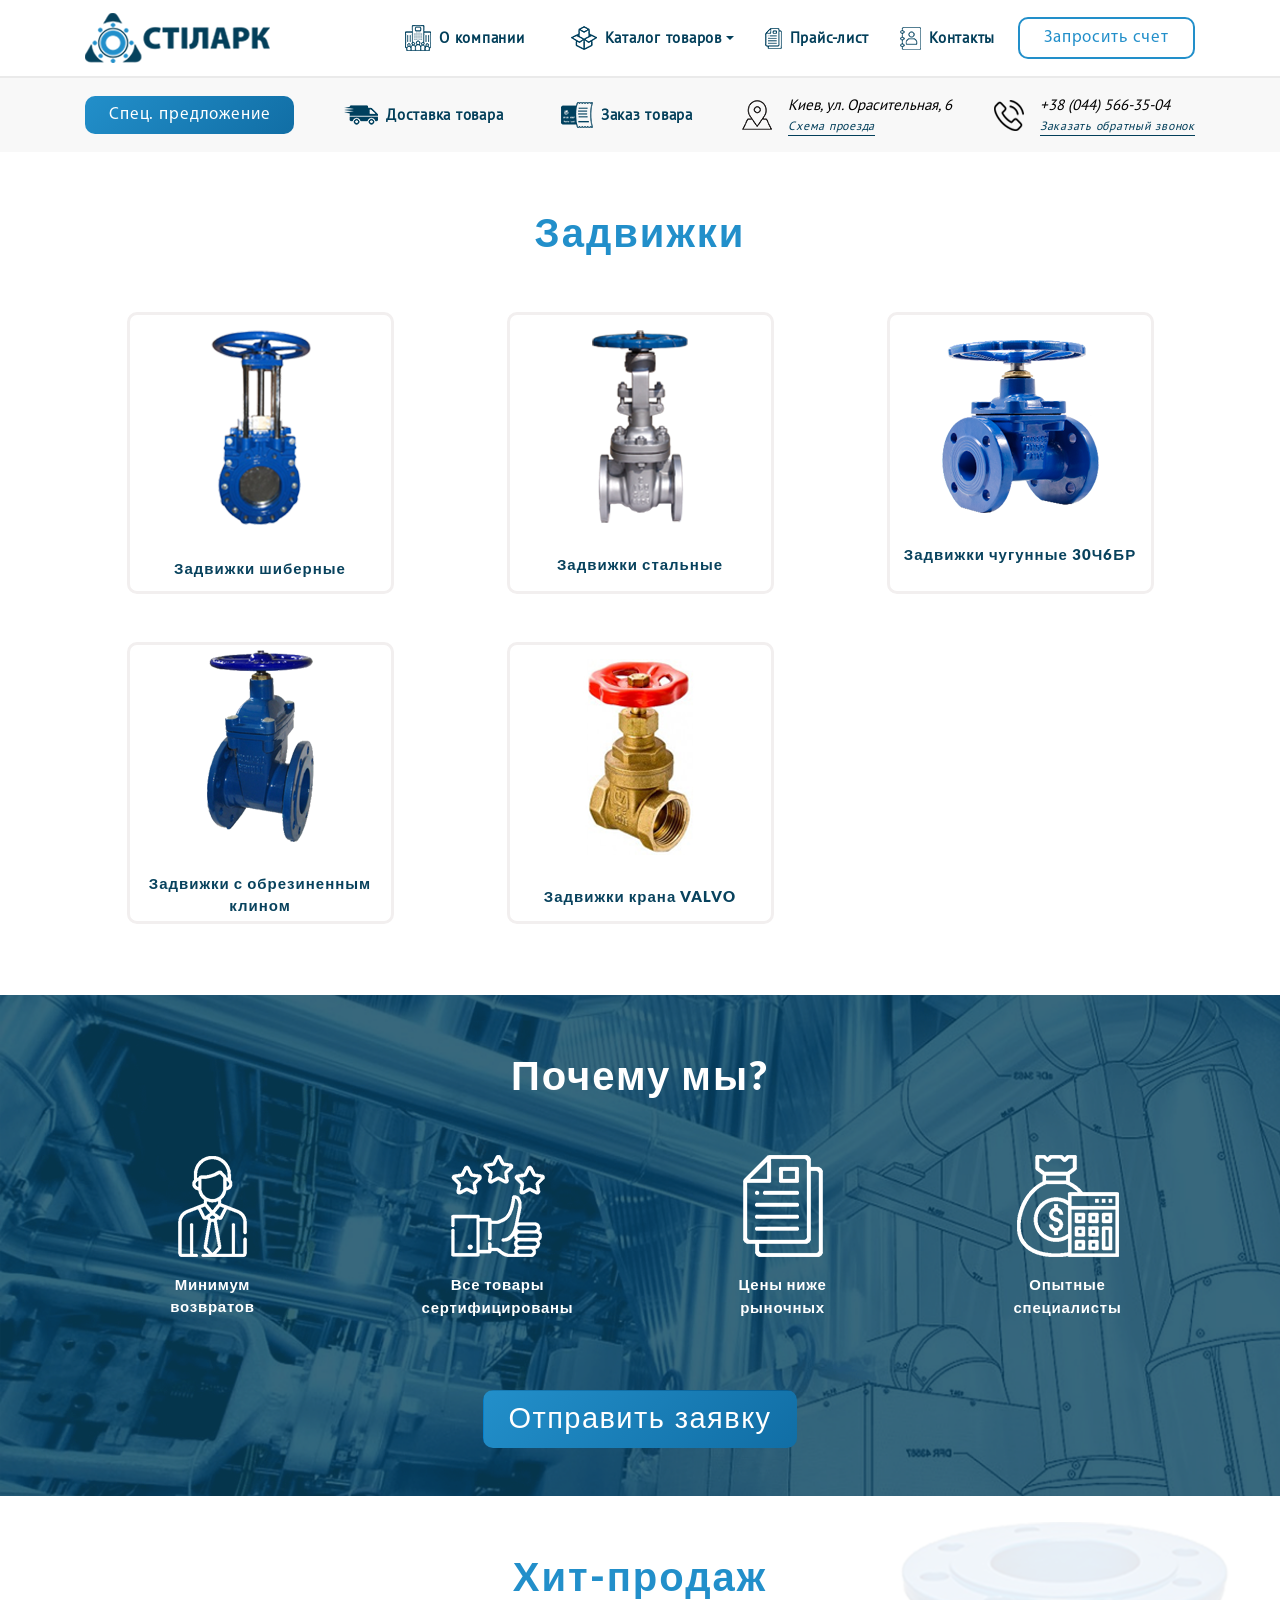
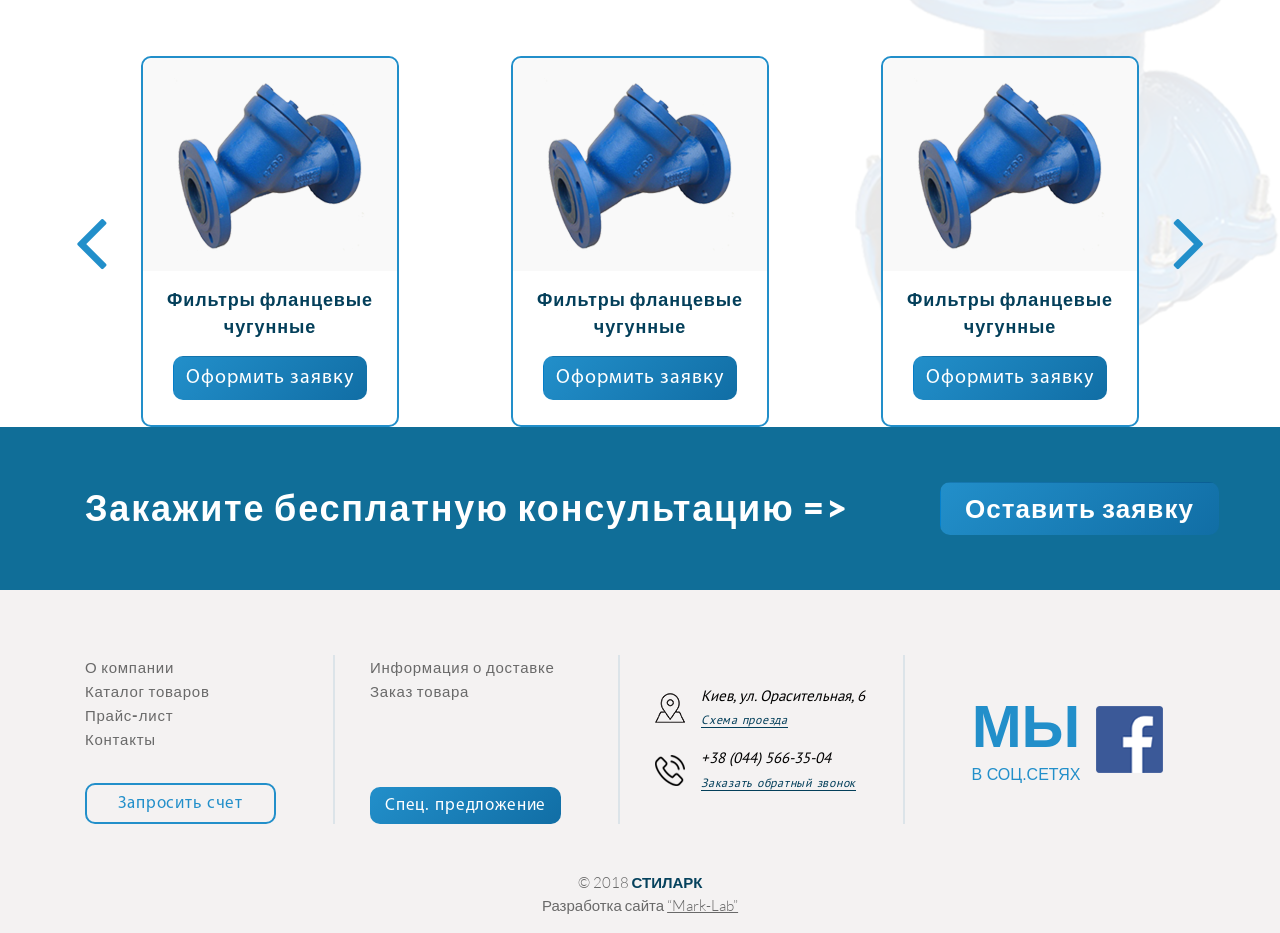
<file: src/category.html>
<!DOCTYPE html>
<html lang="en">

<head>
    <meta charset="UTF-8">
    <meta name="viewport" content="width=device-width, initial-scale=1.0">
    <meta http-equiv="X-UA-Compatible" content="ie=edge">
    <title>Стіларк</title>

    <!-- Latest compiled and minified CSS -->
    <link rel="stylesheet" href="css/bootstrap.min.css">
    <!-- Main Style-->
    <link rel="stylesheet" href="css/main.css">
    <!-- Latest compiled and minified FontAwesome -->
    <link rel="stylesheet" href="https://maxcdn.bootstrapcdn.com/font-awesome/4.7.0/css/font-awesome.min.css">
    <!-- FavIcon -->
    <link rel="shortcut icon" href="favicon.ico" type="image/x-icon">

</head>

<body>

    <!-- Start navigation -->
    <nav class="navbar navbar-expand-lg">
        <div class="container">
            <a class="navbar-brand" href="index.html">
                <img src="img/home/logo.png" alt="Brand">
            </a>
            <button class="navbar-toggler" type="button" data-toggle="collapse" data-target=".navbars" aria-controls="navbarsExampleDefault"
                aria-expanded="false" aria-label="Toggle navigation">
                <i class="fa fa-bars" aria-hidden="true"></i>
            </button>

            <div class="navbars collapse navbar-collapse" id="navbarsExampleDefault">
                <ul class="navbar-nav d-flex align-items-center ml-auto">
                    <li class="nav-item">
                        <a class="nav-link d-flex align-items-center gradient-animation" href="about-company.html"><img
                                class="pr-2" src="img/home/menu-icon-1.png" alt="menu-icon">
                            О компании</a>
                    </li>
                    <li class="nav-item">
                    <li class="nav-item dropdown">
                        <a class="nav-link dropdown-toggle d-flex align-items-center gradient-animation" href="#" id="dropdown01"
                            data-toggle="dropdown" aria-haspopup="true" aria-expanded="false"><img class="pr-2" src="img/home/menu-icon-2.png"
                                alt="menu-icon">Каталог товаров</a>
                        <div class="dropdown-menu" aria-labelledby="dropdown01">
                            <a class="dropdown-item" href="#">Задвижки</a>
                            <a class="dropdown-item" href="#">Затворы Баттерфляй</a>
                            <a class="dropdown-item" href="#">Вентили запорные</a>
                            <a class="dropdown-item" href="#">Клапаны обратные</a>
                            <a class="dropdown-item" href="#">Фланцы</a>
                            <a class="dropdown-item" href="#">Краны шаровые
                                фланцевые</a>
                            <a class="dropdown-item" href="#">Краны шаровые
                                муфтовые</a>
                        </div>
                    </li>
                    </li>
                    <li class="nav-item">
                        <a class="nav-link d-flex align-items-center gradient-animation" href="price.html"><img class="pr-2"
                                src="img/home/menu-icon-3.png" alt="menu-icon">
                            Прайс-лист</a>
                    </li>
                    <li class="nav-item">
                        <a class="nav-link d-flex align-items-center gradient-animation" href="contacts.html"><img
                                class="pr-2" src="img/home/menu-icon-4.png" alt="menu-icon">
                            Контакты</a>
                    </li>
                    <li class="nav-item">
                        <a class=" transition-btn btn px-2 px-xl-4" href="#">
                            Запросить счет</a>
                    </li>
                </ul>
            </div>
        </div>
    </nav>

    <nav class="navbar navbar-expand-lg second-navbar py-xl-3 py-lg-3">
        <div class="container">
            <div class="navbars collapse navbar-collapse">
                <ul class="navbar-nav d-flex align-items-center w-100 justify-content-between">
                    <li class="nav-item">
                        <a class="shine-btn btn px-4" href="#">
                            Спец. предложение</a>
                    </li>
                    <li class="nav-item">
                        <a class="nav-link d-flex align-items-center gradient-animation" href="delivery.html"><img
                                class="pr-2" src="img/home/menu-icon-5.png" alt="menu-icon">
                            Доставка товара</a>
                    </li>

                    <li class="nav-item">
                        <a class="nav-link d-flex align-items-center gradient-animation" href="order.html"><img class="pr-2"
                                src="img/home/menu-icon-6.png" alt="menu-icon">
                            Заказ товара</a>
                    </li>
                    <li class="nav-item d-flex align-items-center social">
                        <div class="pr-3">
                            <img src="img/home/location-icon.png" alt="Icon">
                        </div>
                        <div>
                            <p class="mb-0">Киев, ул. Орасительная, 6</p>
                            <a href="#">Схема проезда</a>
                        </div>
                    </li>
                    <li class="nav-item d-flex align-items-center social">
                        <div class="pr-3">
                            <img src="img/home/phone-icon.png" alt="Icon">
                        </div>
                        <div>
                            <p class="mb-0">+38 (044) 566-35-04</p>
                            <a href="#">Заказать обратный звонок</a>
                        </div>
                    </li>

                </ul>
            </div>
        </div>
    </nav>
    <!-- End Navigation -->

    <!-- Start SECTION: Catalog -->
    <section id="catalog">
        <div class="container">
            <div class="row">
                <div class="col-12">
                    <h1 class="text-center mb-0 catalog-title">Задвижки</h1>
                </div>

                <div class="col-sm-6 col-md-4 col-lg-4 mb-5 catalog d-flex justify-content-center align-items-center">
                    <a href="products.html" class="link d-flex justify-content-center align-items-center">
                        <div class="catalog__item">
                            <div class="catalog__item-img">
                                <img src="img/category/item-1.png" alt="Catalog Item">
                            </div>
                            <div class="catalog__item-text">
                                <p class="mb-0 text-center">Задвижки шиберные</p>
                            </div>
                        </div>
                    </a>
                </div>

                <div class="col-sm-6 col-md-4 col-lg-4 mb-5 catalog d-flex justify-content-center align-items-center">
                    <a href="products.html" class="link d-flex justify-content-center align-items-center">
                        <div class="catalog__item">
                            <div class="catalog__item-img">
                                <img src="img/category/item-2.png" alt="Catalog Item">
                            </div>
                            <div class="catalog__item-text">
                                <p class="mb-0 text-center">Задвижки стальные</p>
                            </div>
                        </div>
                    </a>
                </div>

                <div class="col-sm-6 col-md-4 col-lg-4 mb-5 catalog d-flex justify-content-center align-items-center">
                    <a href="products.html" class="link d-flex justify-content-center align-items-center">
                        <div class="catalog__item">
                            <div class="catalog__item-img">
                                <img src="img/category/item-3.png" alt="Catalog Item">
                            </div>
                            <div class="catalog__item-text">
                                <p class="mb-0 text-center">Задвижки чугунные
                                    30Ч6БР</p>
                            </div>
                        </div>
                    </a>
                </div>

                <div class="col-sm-6 col-md-4 col-lg-4 mb-5 catalog d-flex justify-content-center align-items-center">
                    <a href="products.html" class="link d-flex justify-content-center align-items-center">
                        <div class="catalog__item">
                            <div class="catalog__item-img">
                                <img src="img/category/item-4.png" alt="Catalog Item">
                            </div>
                            <div class="catalog__item-text">
                                <p class="mb-0 text-center">Задвижки с
                                    обрезиненным клином</p>
                            </div>
                        </div>
                    </a>
                </div>

                <div class="col-sm-6 col-md-4 col-lg-4 mb-5 catalog d-flex justify-content-center align-items-center">
                    <a href="products.html" class="link d-flex justify-content-center align-items-center">
                        <div class="catalog__item">
                            <div class="catalog__item-img">
                                <img src="img/category/item-5.png" alt="Catalog Item">
                            </div>
                            <div class="catalog__item-text">
                                <p class="mb-0 text-center">Задвижки крана
                                    VALVO</p>
                            </div>
                        </div>
                    </a>
                </div>

            </div>
        </div>
    </section>

    <!-- End SECTION: Catalog -->

    <!-- Start SECTION: Why We  -->
    <section id="why-we" class="pb-5">
        <div class="container">
            <div class="row justify-content-around">
                <div class="col-12">
                    <h1 class="mb-0 section-title text-center">Почему мы?</h1>
                </div>
                <div class="col-sm-6 col-md-2 col-lg-2 mb-4 why d-flex justify-content-center flex-column align-items-center">
                    <div class="why__icon">
                        <img src="img/home/why-1.png" alt="Icon">
                    </div>
                    <div class="why__text mt-3">
                        <p>Минимум
                            возвратов</p>
                    </div>
                </div>

                <div class="col-sm-6 col-md-2 col-lg-2 mb-4 why d-flex justify-content-center flex-column align-items-center">
                    <div class="why__icon">
                        <img src="img/home/why-2.png" alt="Icon">
                    </div>
                    <div class="why__text mt-3">
                        <p>Все товары
                            сертифицированы</p>
                    </div>
                </div>

                <div class="col-sm-6 col-md-2 col-lg-2 mb-4 why d-flex justify-content-center flex-column align-items-center">
                    <div class="why__icon">
                        <img src="img/home/why-3.png" alt="Icon">
                    </div>
                    <div class="why__text mt-3">
                        <p>Цены ниже
                            рыночных</p>
                    </div>
                </div>

                <div class="col-sm-6 col-md-2 col-lg-2 mb-4 why d-flex justify-content-center flex-column align-items-center">
                    <div class="why__icon">
                        <img src="img/home/why-4.png" alt="Icon">
                    </div>
                    <div class="why__text mt-3">
                        <p>Опытные
                            специалисты</p>
                    </div>
                </div>

                <div class="col-12 button">
                    <button class="shine-btn btn d-block mx-auto px-4">Отправить заявку</button>
                </div>
            </div>
        </div>
    </section>
    <!-- End SECTION: Why We -->

    <!-- Start SECTION: Bestseller -->
    <section id="bestseller" class="our-production">
        <div class="container">
            <div class="row">
                <div class="col-12">
                    <h1 class="text-center mb-0 section-title">Хит-продаж</h1>
                </div>
                <div class="col-lg-12">
                    <div id="carouselProduction" class="carousel slide" data-ride="false" data-interval="false">
                        <div class="carousel-inner carousel-production-inner row w-100 mx-auto" role="listbox">

                            <div class="carousel-production-item carousel-item col-md-4 col-lg-4 productionsSliderItem active">
                                <div class="text-center mx-auto card">
                                    <div class="cover">
                                        <img class="img-fluid mx-auto d-block" src="img/home/bestseller-1.png" alt="slide 1">
                                    </div>
                                    <p>Фильтры фланцевые чугунные</p>
                                    <button class="shine-btn btn mx-auto" data-toggle="modal">Оформить заявку</button>
                                </div>
                            </div>
                            <div class="carousel-production-item carousel-item col-md-4 col-lg-4 productionsSliderItem">
                                <div class="text-center mx-auto card">
                                    <div class="cover">
                                        <img class="img-fluid mx-auto d-block" src="img/home/bestseller-1.png" alt="slide 1">
                                    </div>
                                    <p>Фильтры фланцевые чугунные</p>
                                    <button class="shine-btn btn mx-auto" data-toggle="modal">Оформить заявку</button>
                                </div>
                            </div>
                            <div class="carousel-production-item carousel-item col-md-4 col-lg-4 productionsSliderItem">
                                <div class="text-center mx-auto card">
                                    <div class="cover">
                                        <img class="img-fluid mx-auto d-block" src="img/home/bestseller-1.png" alt="slide 1">
                                    </div>
                                    <p>Фильтры фланцевые чугунные</p>
                                    <button class="shine-btn btn mx-auto" data-toggle="modal">Оформить заявку</button>
                                </div>
                            </div>
                            <div class="carousel-production-item carousel-item col-md-4 col-lg-4 productionsSliderItem">
                                <div class="text-center mx-auto card">
                                    <div class="cover">
                                        <img class="img-fluid mx-auto d-block" src="img/home/bestseller-1.png" alt="slide 1">
                                    </div>
                                    <p>Фильтры фланцевые чугунные 2</p>
                                    <button class="shine-btn btn mx-auto" data-toggle="modal">Оформить заявку</button>
                                </div>
                            </div>
                            <div class="carousel-production-item carousel-item col-md-4 col-lg-4 productionsSliderItem">
                                <div class="text-center mx-auto card">
                                    <div class="cover">
                                        <img class="img-fluid mx-auto d-block" src="img/home/bestseller-1.png" alt="slide 1">
                                    </div>
                                    <p>Фильтры фланцевые чугунные 2</p>
                                    <button class="shine-btn btn mx-auto" data-toggle="modal">Оформить заявку</button>
                                </div>
                            </div>
                        </div>
                        <a class="carousel-controls carousel-control-prev" href="#carouselProduction" role="button"
                            data-slide="prev">
                            <i class="fa fa-angle-left" aria-hidden="true"></i>
                            <span class="sr-only">Previous</span>
                        </a>
                        <a class="carousel-controls carousel-control-next text-faded" href="#carouselProduction" role="button"
                            data-slide="next">
                            <i class="fa fa-angle-right" aria-hidden="true"></i>
                            <span class="sr-only">Next</span>
                        </a>
                    </div>
                </div>
            </div>
        </div>
    </section>
    <!-- End SECTION: Bestseller -->

    <!-- Start SECTION: Get call -->
    <section id="get-call">
        <div class="container">
            <div class="row align-items-center">
                <div class="col-md-8 col-lg-8 col-xl-9">
                    <h2 class="mb-0">Закажите бесплатную консультацию =></h2>
                </div>
                <div class="col-md-4 col-lg-4 col-xl-3">
                    <button class="shine-btn btn px-4">Оставить заявку</button>
                </div>
            </div>
        </div>
    </section>
    <!-- End SECTION: Get call -->

    <!-- Start Footer -->
    <footer>
        <div class="container">
            <div class="row">
                <div class="col-sm-6 col-lg-4 col-xl-3 mb-5 d-flex flex-column justify-content-end footer-col">
                    <ul class="list-unstyled mb-0">
                        <li><a class="hover-underline-animation" href="about-company.html">О компании</a></li>
                        <li><a class="hover-underline-animation" href="index.html#catalog">Каталог товаров</a></li>
                        <li><a class="hover-underline-animation" href="price.html">Прайс-лист</a></li>
                        <li><a class="hover-underline-animation" href="contacts.html">Контакты</a></li>
                    </ul>
                    <button class="btn outline w-75">Запросить счет</button>
                </div>
                <div class="col-sm-6 col-lg-4 col-xl-3 mb-5 d-flex flex-column justify-content-between footer-col">
                    <ul class="list-unstyled mb-0">
                        <li><a class="hover-underline-animation" href="delivery.html">Информация о доставке</a></li>
                        <li><a class="hover-underline-animation" href="order.html">Заказ товара</a></li>
                    </ul>
                    <button class="shine-btn btn default-btn w-75">Спец. предложение</button>
                </div>
                <div class="col-sm-6 col-lg-4 col-xl-3 mb-5 d-flex align-items-center social footer-col">
                    <ul class="list-unstyled mb-0">
                        <li class="d-flex align-items-center mb-3">
                            <div class="pr-3">
                                <img src="img/home/location-icon.png" alt="Icon">
                            </div>
                            <div>
                                <p class="mb-0">Киев, ул. Орасительная, 6</p>
                                <a href="#">Схема проезда</a>
                            </div>
                        </li>
                        <li class="d-flex align-items-center">
                            <div class="pr-3">
                                <img src="img/home/phone-icon.png" alt="Icon">
                            </div>
                            <div>
                                <p class="mb-0">+38 (044) 566-35-04</p>
                                <a href="#">Заказать обратный звонок</a>
                            </div>
                        </li>
                    </ul>
                </div>
                <div class="col-sm-6 col-lg-4 col-xl-3 mb-5 d-flex align-items-center justify-content-center fb">
                    <div class="text-center pr-3">
                        <h2 class="mb-0">МЫ </h2>
                        <p class="mb-0">В СОЦ.СЕТЯХ</p>
                    </div>
                    <div>
                        <a href="http://www.facebook.com" target="_blank">
                            <img src="img/home/fb.png" alt="Icon">
                        </a>
                    </div>
                </div>
                <div class="col-12 bottom-footer pb-3">
                    <p class="text-center mb-0">© 2018 <span>СТИЛАРК</span></p>
                    <p class="text-center mb-0">Разработка сайта <a href="https://mark-lab.biz/" target="_blank">“Mark-Lab”</a></p>
                </div>
            </div>
        </div>
    </footer>
    <!-- End Footer -->

    <!-- Optional JavaScript -->
    <!-- jQuery first, then Popper.js, then Bootstrap JS -->
    <script src="js/jquery-3.3.1.slim.min.js"></script>
    <script src="js/popper.min.js"></script>
    <script src="js/bootstrap.min.js"></script>

    <!-- Main JavaScript File -->
    <script src="js/main.js"></script>
</body>

</html>
</file>
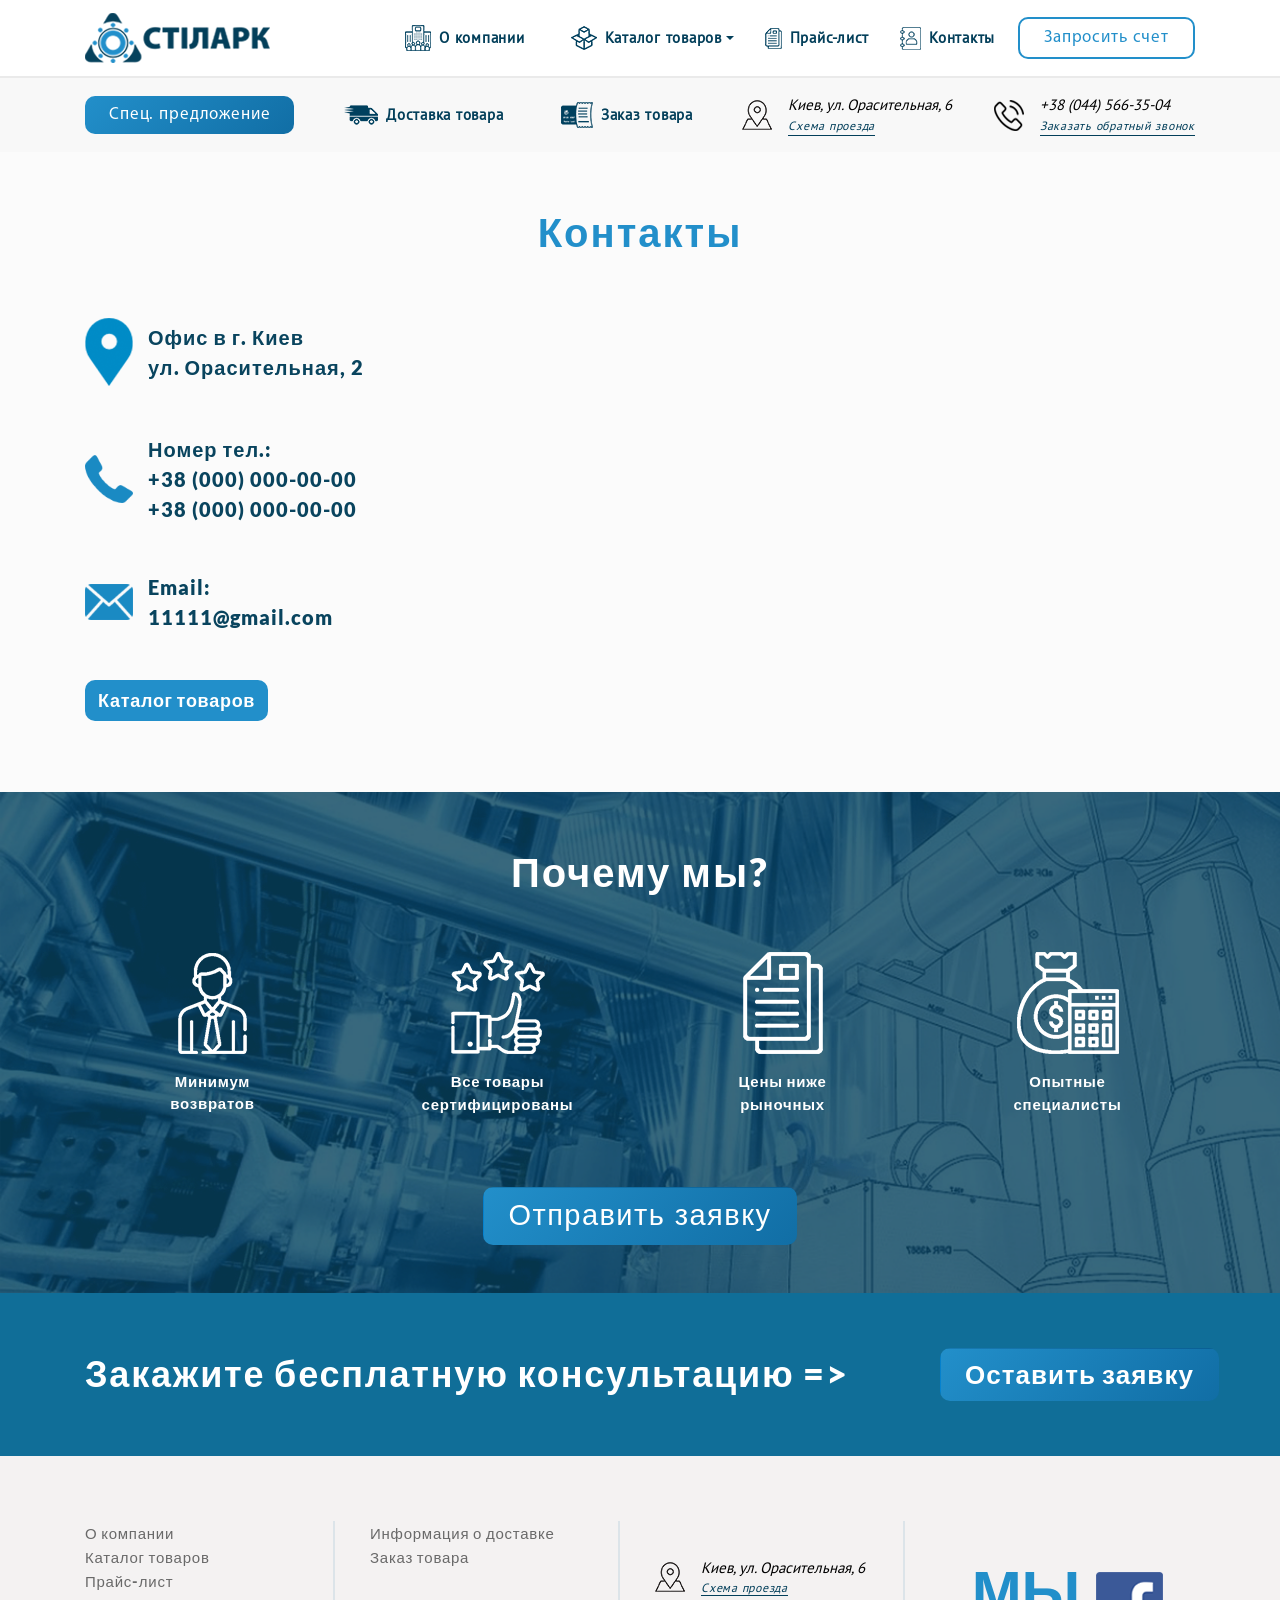
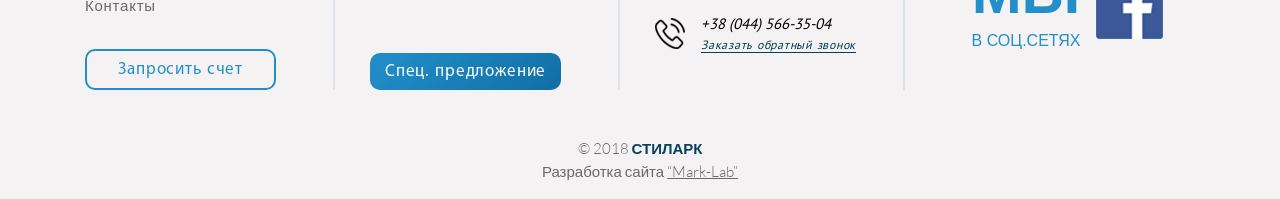
<file: src/contacts.html>
<head>
    <meta charset="UTF-8">
    <meta name="viewport" content="width=device-width, initial-scale=1.0">
    <meta http-equiv="X-UA-Compatible" content="ie=edge">
    <title>Стіларк</title>

    <!-- Latest compiled and minified CSS -->
    <link rel="stylesheet" href="css/bootstrap.min.css">
    <!-- Main Style-->
    <link rel="stylesheet" href="css/main.css">
    <!-- Latest compiled and minified FontAwesome -->
    <link rel="stylesheet" href="https://maxcdn.bootstrapcdn.com/font-awesome/4.7.0/css/font-awesome.min.css">
    <!-- FavIcon -->
    <link rel="shortcut icon" href="favicon.ico" type="image/x-icon">

</head>

<body>

    <!-- Start navigation -->
    <nav class="navbar navbar-expand-lg">
        <div class="container">
            <a class="navbar-brand" href="index.html">
                <img src="img/home/logo.png" alt="Brand">
            </a>
            <button class="navbar-toggler" type="button" data-toggle="collapse" data-target=".navbars" aria-controls="navbarsExampleDefault"
                aria-expanded="false" aria-label="Toggle navigation">
                <i class="fa fa-bars" aria-hidden="true"></i>
            </button>

            <div class="navbars collapse navbar-collapse" id="navbarsExampleDefault">
                <ul class="navbar-nav d-flex align-items-center ml-auto">
                    <li class="nav-item">
                        <a class="nav-link d-flex align-items-center gradient-animation" href="about-company.html"><img
                                class="pr-2" src="img/home/menu-icon-1.png" alt="menu-icon">
                            О компании</a>
                    </li>
                    <li class="nav-item">
                    <li class="nav-item dropdown">
                        <a class="nav-link dropdown-toggle d-flex align-items-center gradient-animation" href="#" id="dropdown01"
                            data-toggle="dropdown" aria-haspopup="true" aria-expanded="false"><img class="pr-2" src="img/home/menu-icon-2.png"
                                alt="menu-icon">Каталог товаров</a>
                        <div class="dropdown-menu" aria-labelledby="dropdown01">
                            <a class="dropdown-item" href="#">Задвижки</a>
                            <a class="dropdown-item" href="#">Затворы Баттерфляй</a>
                            <a class="dropdown-item" href="#">Вентили запорные</a>
                            <a class="dropdown-item" href="#">Клапаны обратные</a>
                            <a class="dropdown-item" href="#">Фланцы</a>
                            <a class="dropdown-item" href="#">Краны шаровые
                                фланцевые</a>
                            <a class="dropdown-item" href="#">Краны шаровые
                                муфтовые</a>
                        </div>
                    </li>
                    </li>
                    <li class="nav-item">
                        <a class="nav-link d-flex align-items-center gradient-animation" href="price.html"><img class="pr-2"
                                src="img/home/menu-icon-3.png" alt="menu-icon">
                            Прайс-лист</a>
                    </li>
                    <li class="nav-item">
                        <a class="nav-link d-flex align-items-center gradient-animation" href="contacts.html"><img
                                class="pr-2" src="img/home/menu-icon-4.png" alt="menu-icon">
                            Контакты</a>
                    </li>
                    <li class="nav-item">
                        <a class=" transition-btn btn px-2 px-xl-4" href="#">
                            Запросить счет</a>
                    </li>
                </ul>
            </div>
        </div>
    </nav>

    <nav class="navbar navbar-expand-lg second-navbar py-xl-3 py-lg-3">
        <div class="container">
            <div class="navbars collapse navbar-collapse">
                <ul class="navbar-nav d-flex align-items-center w-100 justify-content-between">
                    <li class="nav-item">
                        <a class="shine-btn btn px-4" href="#">
                            Спец. предложение</a>
                    </li>
                    <li class="nav-item">
                        <a class="nav-link d-flex align-items-center gradient-animation" href="delivery.html"><img
                                class="pr-2" src="img/home/menu-icon-5.png" alt="menu-icon">
                            Доставка товара</a>
                    </li>

                    <li class="nav-item">
                        <a class="nav-link d-flex align-items-center gradient-animation" href="order.html"><img class="pr-2"
                                src="img/home/menu-icon-6.png" alt="menu-icon">
                            Заказ товара</a>
                    </li>
                    <li class="nav-item d-flex align-items-center social">
                        <div class="pr-3">
                            <img src="img/home/location-icon.png" alt="Icon">
                        </div>
                        <div>
                            <p class="mb-0">Киев, ул. Орасительная, 6</p>
                            <a href="#">Схема проезда</a>
                        </div>
                    </li>
                    <li class="nav-item d-flex align-items-center social">
                        <div class="pr-3">
                            <img src="img/home/phone-icon.png" alt="Icon">
                        </div>
                        <div>
                            <p class="mb-0">+38 (044) 566-35-04</p>
                            <a href="#">Заказать обратный звонок</a>
                        </div>
                    </li>

                </ul>
            </div>
        </div>
    </nav>
    <!-- End Navigation -->

    <section id="contacts">
        <div class="container">
            <div class="row align-items-center">
                <div class="col-12">
                    <h1 class="text-center mb-0 section-title">Контакты</h1>
                </div>
                <div class="col-md-5 col-lg-4 contacts">
                    <div class="contacts__info">
                        <ul class="list-unstyled mb-0">
                            <li class="mb-4 mb-md-5 mb-lg-5 mb-xl-5">
                                <img src="img/contacts/geo.png" alt="icon">
                                <ul class="list-unstyled mb-0">
                                    <li>Офис в г. Киев</li>
                                    <li>ул. Орасительная, 2</li>
                                </ul>
                            </li>

                            <li class="mb-4 mb-md-5 mb-lg-5 mb-xl-5">
                                <img src="img/contacts/phone.png" alt="icon">
                                <ul class="list-unstyled mb-0">
                                    <li>Номер тел.:</li>
                                    <li><a href="tel:+38 (000) 000-00-00">+38 (000) 000-00-00</a></li>
                                    <li><a href="tel:+38 (000) 000-00-00">+38 (000) 000-00-00</a></li>
                                </ul>
                            </li>

                            <li class="mb-4 mb-md-5 mb-lg-5 mb-xl-5">
                                <img src="img/contacts/mail.png" alt="icon">
                                <ul class="list-unstyled mb-0">
                                    <li>Email:</li>
                                    <li><a href="mailto:+38 (000) 000-00-00">11111@gmail.com</a></li>
                                </ul>
                            </li>
                        </ul>
                    </div>
                    <div class="contacts__button mt-0 mt-md-5 mt-lg-5 mt-xl-5 mb-4 mb-md-0 mb-lg-0 mb-xl-0">
                        <a href="#" class="btn">Каталог товаров</a>
                    </div>
                </div>
                <div class="col-md-7 col-lg-6 offset-lg-2">
                    <iframe src="https://www.google.com/maps/embed?pb=!1m18!1m12!1m3!1d2541.406594922089!2d30.66634111529677!3d50.43352679646595!2m3!1f0!2f0!3f0!3m2!1i1024!2i768!4f13.1!3m3!1m2!1s0x40d4c526184309e5%3A0x5a4edc2960000112!2z0LLRg9C70LjRhtGPINCX0YDQvtGI0YPQstCw0LvRjNC90LAsIDIsINCa0LjRl9CyLCAwMjAwMA!5e0!3m2!1suk!2sua!4v1536599111987"
                        width="100%" height="415" frameborder="0" style="border:0" allowfullscreen></iframe>
                </div>
            </div>
        </div>
    </section>
    <!-- Start SECTION: Why We  -->
    <section id="why-we" class="pb-5">
        <div class="container">
            <div class="row justify-content-around">
                <div class="col-12">
                    <h1 class="mb-0 section-title text-center">Почему мы?</h1>
                </div>
                <div class="col-sm-6 col-md-2 col-lg-2 mb-4 why d-flex justify-content-center flex-column align-items-center">
                    <div class="why__icon">
                        <img src="img/home/why-1.png" alt="Icon">
                    </div>
                    <div class="why__text mt-3">
                        <p>Минимум
                            возвратов</p>
                    </div>
                </div>

                <div class="col-sm-6 col-md-2 col-lg-2 mb-4 why d-flex justify-content-center flex-column align-items-center">
                    <div class="why__icon">
                        <img src="img/home/why-2.png" alt="Icon">
                    </div>
                    <div class="why__text mt-3">
                        <p>Все товары
                            сертифицированы</p>
                    </div>
                </div>

                <div class="col-sm-6 col-md-2 col-lg-2 mb-4 why d-flex justify-content-center flex-column align-items-center">
                    <div class="why__icon">
                        <img src="img/home/why-3.png" alt="Icon">
                    </div>
                    <div class="why__text mt-3">
                        <p>Цены ниже
                            рыночных</p>
                    </div>
                </div>

                <div class="col-sm-6 col-md-2 col-lg-2 mb-4 why d-flex justify-content-center flex-column align-items-center">
                    <div class="why__icon">
                        <img src="img/home/why-4.png" alt="Icon">
                    </div>
                    <div class="why__text mt-3">
                        <p>Опытные
                            специалисты</p>
                    </div>
                </div>

                <div class="col-12 button">
                    <button class="shine-btn btn d-block mx-auto px-4">Отправить заявку</button>
                </div>
            </div>
        </div>
    </section>
    <!-- End SECTION: Why We -->

    <!-- Start SECTION: Get call -->
    <section id="get-call">
        <div class="container">
            <div class="row align-items-center">
                <div class="col-md-8 col-lg-8 col-xl-9">
                    <h2 class="mb-0">Закажите бесплатную консультацию =></h2>
                </div>
                <div class="col-md-4 col-lg-4 col-xl-3">
                    <button class="shine-btn btn px-4">Оставить заявку</button>
                </div>
            </div>
        </div>
    </section>
    <!-- End SECTION: Get call -->

    <!-- Start Footer -->
    <footer>
        <div class="container">
            <div class="row">
                <div class="col-sm-6 col-lg-4 col-xl-3 mb-5 d-flex flex-column justify-content-end footer-col">
                    <ul class="list-unstyled mb-0">
                        <li><a class="hover-underline-animation" href="about-company.html">О компании</a></li>
                        <li><a class="hover-underline-animation" href="index.html#catalog">Каталог товаров</a></li>
                        <li><a class="hover-underline-animation" href="price.html">Прайс-лист</a></li>
                        <li><a class="hover-underline-animation" href="contacts.html">Контакты</a></li>
                    </ul>
                    <button class="btn outline w-75">Запросить счет</button>
                </div>
                <div class="col-sm-6 col-lg-4 col-xl-3 mb-5 d-flex flex-column justify-content-between footer-col">
                    <ul class="list-unstyled mb-0">
                        <li><a class="hover-underline-animation" href="delivery.html">Информация о доставке</a></li>
                        <li><a class="hover-underline-animation" href="order.html">Заказ товара</a></li>
                    </ul>
                    <button class="shine-btn btn default-btn w-75">Спец. предложение</button>
                </div>
                <div class="col-sm-6 col-lg-4 col-xl-3 mb-5 d-flex align-items-center social footer-col">
                    <ul class="list-unstyled mb-0">
                        <li class="d-flex align-items-center mb-3">
                            <div class="pr-3">
                                <img src="img/home/location-icon.png" alt="Icon">
                            </div>
                            <div>
                                <p class="mb-0">Киев, ул. Орасительная, 6</p>
                                <a href="#">Схема проезда</a>
                            </div>
                        </li>
                        <li class="d-flex align-items-center">
                            <div class="pr-3">
                                <img src="img/home/phone-icon.png" alt="Icon">
                            </div>
                            <div>
                                <p class="mb-0">+38 (044) 566-35-04</p>
                                <a href="#">Заказать обратный звонок</a>
                            </div>
                        </li>
                    </ul>
                </div>
                <div class="col-sm-6 col-lg-4 col-xl-3 mb-5 d-flex align-items-center justify-content-center fb">
                    <div class="text-center pr-3">
                        <h2 class="mb-0">МЫ </h2>
                        <p class="mb-0">В СОЦ.СЕТЯХ</p>
                    </div>
                    <div>
                        <a href="http://www.facebook.com" target="_blank">
                            <img src="img/home/fb.png" alt="Icon">
                        </a>
                    </div>
                </div>
                <div class="col-12 bottom-footer pb-3">
                    <p class="text-center mb-0">© 2018 <span>СТИЛАРК</span></p>
                    <p class="text-center mb-0">Разработка сайта <a href="https://mark-lab.biz/" target="_blank">“Mark-Lab”</a></p>
                </div>
            </div>
        </div>
    </footer>
    <!-- End Footer -->

    <!-- Optional JavaScript -->
    <!-- jQuery first, then Popper.js, then Bootstrap JS -->
    <script src="js/jquery-3.3.1.slim.min.js"></script>
    <script src="js/popper.min.js"></script>
    <script src="js/bootstrap.min.js"></script>

    <!-- Main JavaScript File -->
    <script src="js/main.js"></script>
</body>
</file>
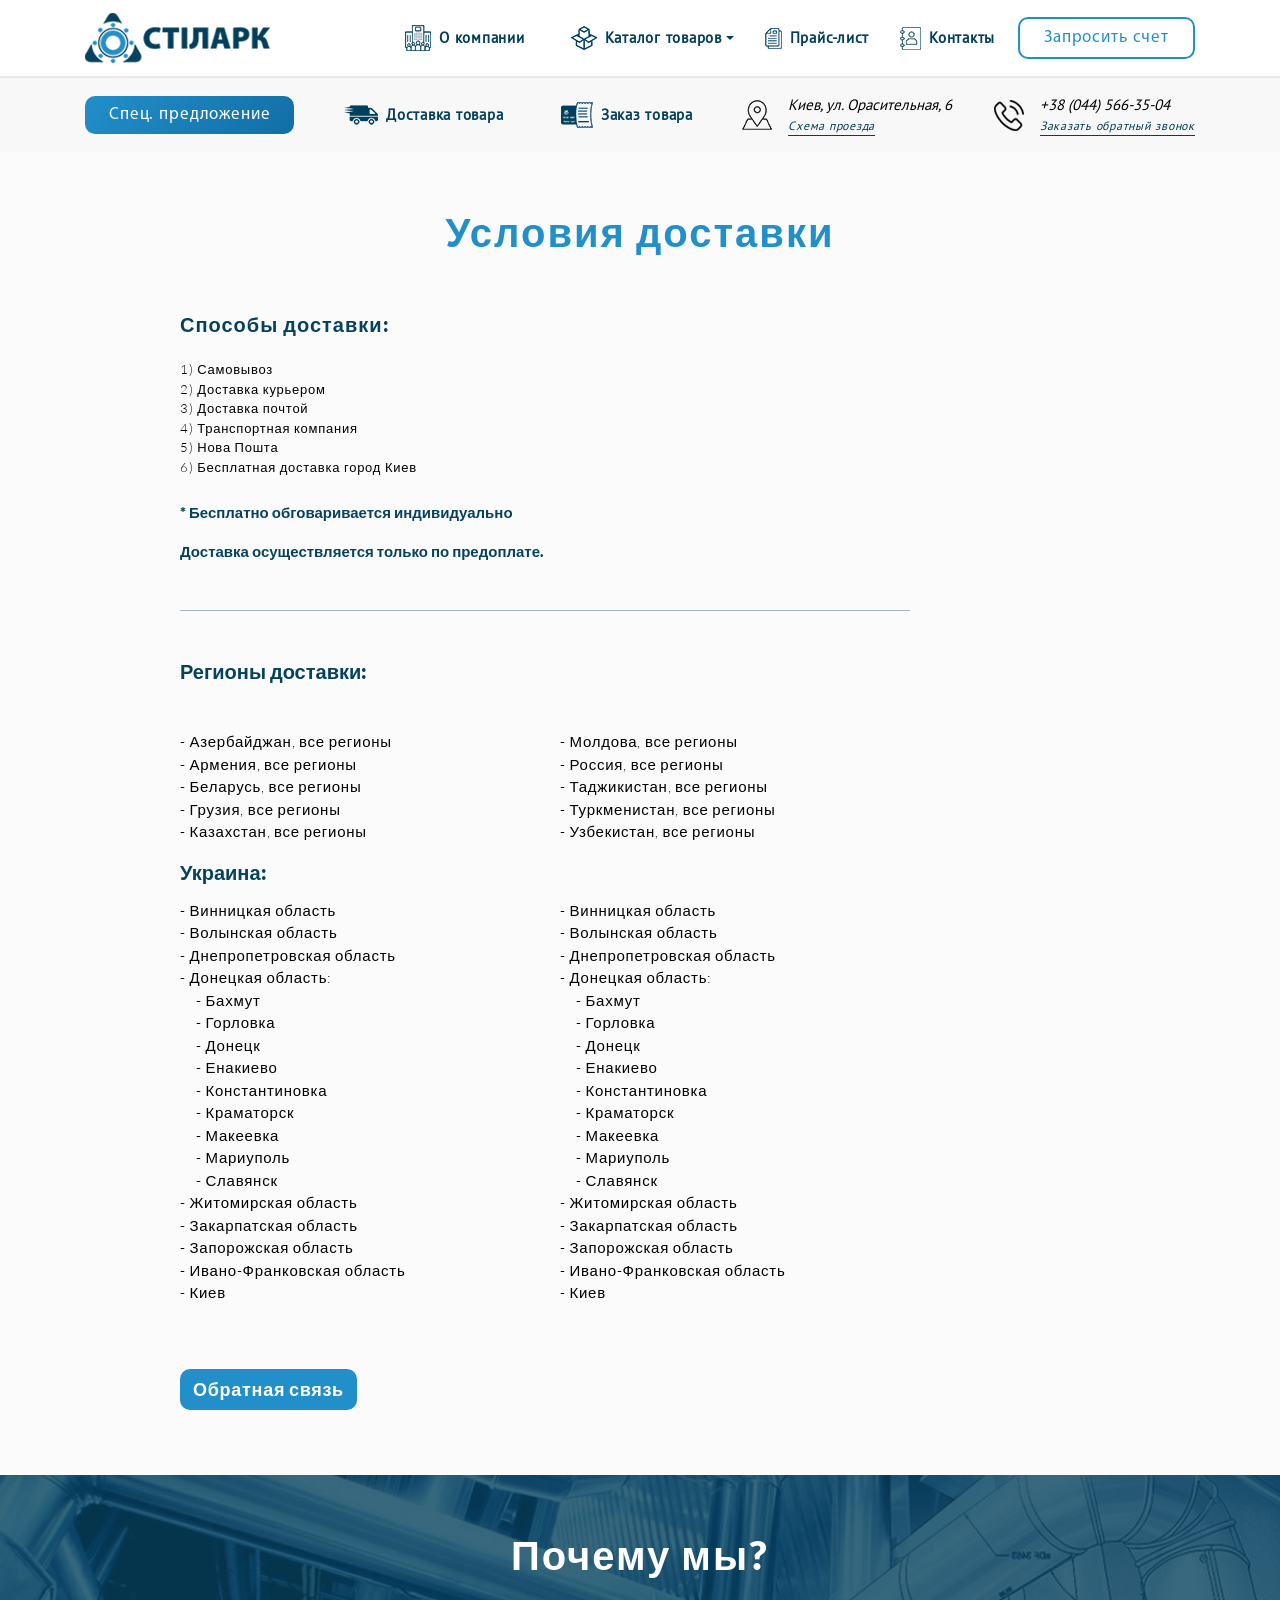
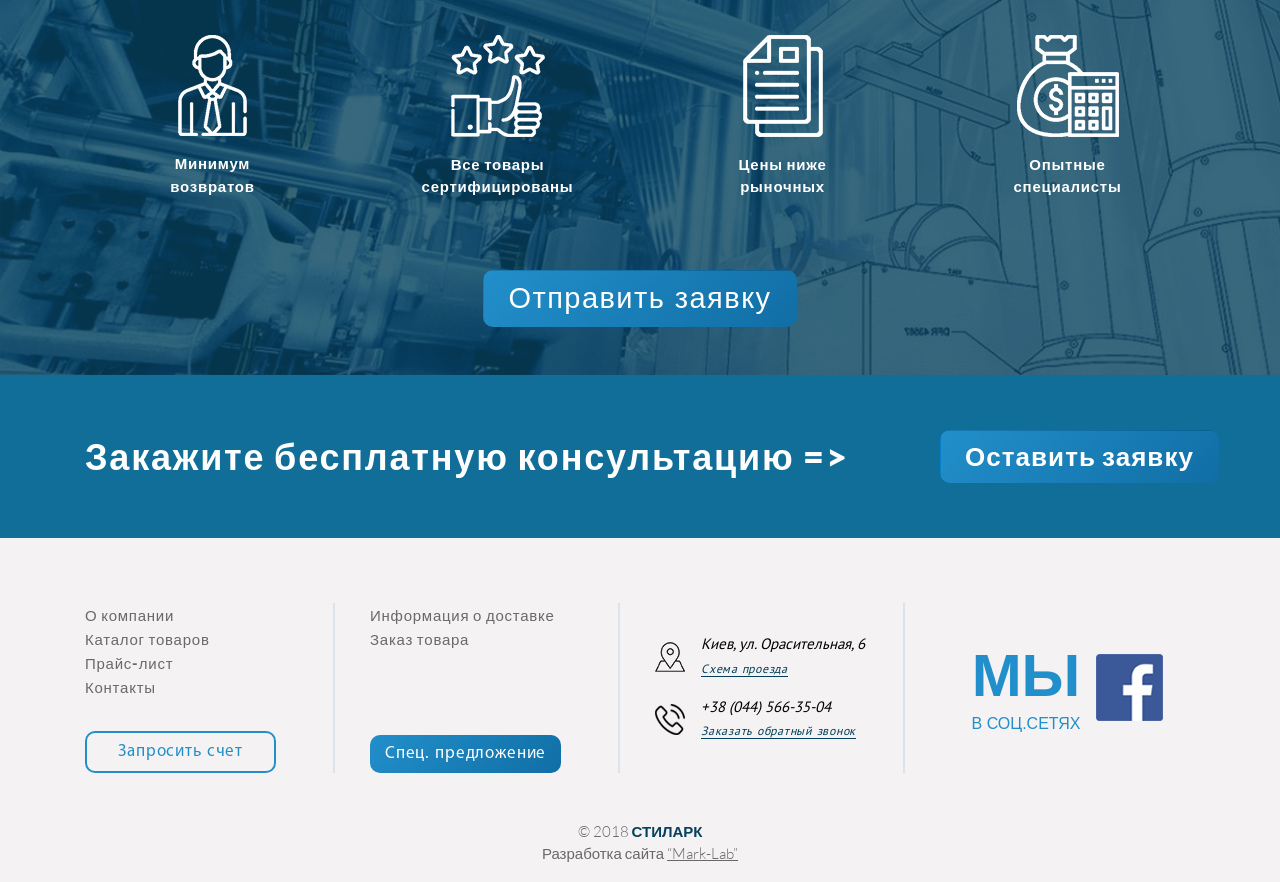
<file: src/delivery.html>
<!DOCTYPE html>
<html lang="en">

<head>
    <meta charset="UTF-8">
    <meta name="viewport" content="width=device-width, initial-scale=1.0">
    <meta http-equiv="X-UA-Compatible" content="ie=edge">
    <title>Стіларк</title>

    <!-- Latest compiled and minified CSS -->
    <link rel="stylesheet" href="css/bootstrap.min.css">
    <!-- Main Style-->
    <link rel="stylesheet" href="css/main.css">
    <!-- Latest compiled and minified FontAwesome -->
    <link rel="stylesheet" href="https://maxcdn.bootstrapcdn.com/font-awesome/4.7.0/css/font-awesome.min.css">
    <!-- FavIcon -->
    <link rel="shortcut icon" href="favicon.ico" type="image/x-icon">

</head>

<body>

    <!-- Start navigation -->
    <nav class="navbar navbar-expand-lg">
        <div class="container">
            <a class="navbar-brand" href="index.html">
                <img src="img/home/logo.png" alt="Brand">
            </a>
            <button class="navbar-toggler" type="button" data-toggle="collapse" data-target=".navbars" aria-controls="navbarsExampleDefault"
                aria-expanded="false" aria-label="Toggle navigation">
                <i class="fa fa-bars" aria-hidden="true"></i>
            </button>

            <div class="navbars collapse navbar-collapse" id="navbarsExampleDefault">
                <ul class="navbar-nav d-flex align-items-center ml-auto">
                    <li class="nav-item">
                        <a class="nav-link d-flex align-items-center gradient-animation" href="about-company.html"><img
                                class="pr-2" src="img/home/menu-icon-1.png" alt="menu-icon">
                            О компании</a>
                    </li>
                    <li class="nav-item">
                    <li class="nav-item dropdown">
                        <a class="nav-link dropdown-toggle d-flex align-items-center gradient-animation" href="#" id="dropdown01"
                            data-toggle="dropdown" aria-haspopup="true" aria-expanded="false"><img class="pr-2" src="img/home/menu-icon-2.png"
                                alt="menu-icon">Каталог товаров</a>
                        <div class="dropdown-menu" aria-labelledby="dropdown01">
                            <a class="dropdown-item" href="#">Задвижки</a>
                            <a class="dropdown-item" href="#">Затворы Баттерфляй</a>
                            <a class="dropdown-item" href="#">Вентили запорные</a>
                            <a class="dropdown-item" href="#">Клапаны обратные</a>
                            <a class="dropdown-item" href="#">Фланцы</a>
                            <a class="dropdown-item" href="#">Краны шаровые
                                фланцевые</a>
                            <a class="dropdown-item" href="#">Краны шаровые
                                муфтовые</a>
                        </div>
                    </li>
                    </li>
                    <li class="nav-item">
                        <a class="nav-link d-flex align-items-center gradient-animation" href="price.html"><img class="pr-2"
                                src="img/home/menu-icon-3.png" alt="menu-icon">
                            Прайс-лист</a>
                    </li>
                    <li class="nav-item">
                        <a class="nav-link d-flex align-items-center gradient-animation" href="contacts.html"><img
                                class="pr-2" src="img/home/menu-icon-4.png" alt="menu-icon">
                            Контакты</a>
                    </li>
                    <li class="nav-item">
                        <a class=" transition-btn btn px-2 px-xl-4" href="#">
                            Запросить счет</a>
                    </li>
                </ul>
            </div>
        </div>
    </nav>

    <nav class="navbar navbar-expand-lg second-navbar py-xl-3 py-lg-3">
        <div class="container">
            <div class="navbars collapse navbar-collapse">
                <ul class="navbar-nav d-flex align-items-center w-100 justify-content-between">
                    <li class="nav-item">
                        <a class="shine-btn btn px-4" href="#">
                            Спец. предложение</a>
                    </li>
                    <li class="nav-item">
                        <a class="nav-link d-flex align-items-center gradient-animation" href="delivery.html"><img
                                class="pr-2" src="img/home/menu-icon-5.png" alt="menu-icon">
                            Доставка товара</a>
                    </li>

                    <li class="nav-item">
                        <a class="nav-link d-flex align-items-center gradient-animation" href="order.html"><img class="pr-2"
                                src="img/home/menu-icon-6.png" alt="menu-icon">
                            Заказ товара</a>
                    </li>
                    <li class="nav-item d-flex align-items-center social">
                        <div class="pr-3">
                            <img src="img/home/location-icon.png" alt="Icon">
                        </div>
                        <div>
                            <p class="mb-0">Киев, ул. Орасительная, 6</p>
                            <a href="#">Схема проезда</a>
                        </div>
                    </li>
                    <li class="nav-item d-flex align-items-center social">
                        <div class="pr-3">
                            <img src="img/home/phone-icon.png" alt="Icon">
                        </div>
                        <div>
                            <p class="mb-0">+38 (044) 566-35-04</p>
                            <a href="#">Заказать обратный звонок</a>
                        </div>
                    </li>

                </ul>
            </div>
        </div>
    </nav>
    <!-- End Navigation -->

    <!-- Start SECTION: Order -->
    <section id="delivery">
        <div class="container">
            <div class="row">
                <div class="col-12">
                    <h1 class="text-center mb-0 section-title">Условия доставки</h1>
                </div>
                <div class="col-lg-8 offset-lg-1 delivery">
                    <div class="delivery__methods">
                        <h4 class="mb-0">Способы доставки:</h4>
                        <ul class="list-unstyled mb-0 py-2 py-md-4 py-xl-4 py-lg-4">
                            <li>1) Самовывоз</li>
                            <li>2) Доставка курьером</li>
                            <li>3) Доставка почтой</li>
                            <li>4) Транспортная компания</li>
                            <li>5) Нова Пошта</li>
                            <li>6) Бесплатная доставка город Киев </li>
                        </ul>
                        <p class="small-text">* Бесплатно обговаривается индивидуально</p>
                        <p class="mb-0">Доставка осуществляется только по предоплате.</p>
                    </div>
                    <div class="delivery__line my-4 my-md-5 my-lg-5 my-xl-5"></div>
                    <div class="delivery__regions">
                        <div class="row">
                            <div class="col-12 mb-4 mb-md-5 mb-lg-5 mb-xl-5">
                                <h4 class="mb-0">Регионы доставки:</h4>
                            </div>
                            <div class="col-xl-6 mb-3">
                                <ul class="list-unstyled mb-0">
                                    <li>- Азербайджан, все регионы</li>
                                    <li>- Армения, все регионы</li>
                                    <li>- Беларусь, все регионы</li>
                                    <li>- Грузия, все регионы</li>
                                    <li>- Казахстан, все регионы</li>
                                </ul>
                            </div>
                            <div class="col-xl-6 mb-3">
                                <ul class="list-unstyled mb-0">
                                    <li>- Молдова, все регионы</li>
                                    <li>- Россия, все регионы</li>
                                    <li>- Таджикистан, все регионы</li>
                                    <li>- Туркменистан, все регионы</li>
                                    <li>- Узбекистан, все регионы</li>
                                </ul>
                            </div>

                            <div class="col-12 mb-3">
                                <h4 class="mb-0">Украина:</h4>
                            </div>
                            <div class="col-xl-6 mb-3">
                                <ul class="list-unstyled mb-0">
                                    <li>- Винницкая область</li>
                                    <li>- Волынская область</li>
                                    <li>- Днепропетровская область</li>
                                    <li>- Донецкая область:</li>
                                    <li>
                                        <ul class="list-unstyled mb-0 pl-3">
                                            <li> - Бахмут</li>
                                            <li>- Горловка</li>
                                            <li> - Донецк</li>
                                            <li> - Енакиево</li>
                                            <li>- Константиновка</li>
                                            <li> - Краматорск</li>
                                            <li>- Макеевка</li>
                                            <li>- Мариуполь</li>
                                            <li>- Славянск</li>
                                        </ul>
                                    </li>
                                    <li>- Житомирская область</li>
                                    <li>- Закарпатская область</li>
                                    <li>- Запорожская область</li>
                                    <li>- Ивано-Франковская область</li>
                                    <li>- Киев</li>
                                </ul>
                            </div>
                            <div class="col-xl-6 mb-3">
                                <ul class="list-unstyled mb-0">
                                    <li>- Винницкая область</li>
                                    <li>- Волынская область</li>
                                    <li>- Днепропетровская область</li>
                                    <li>- Донецкая область:</li>
                                    <li>
                                        <ul class="list-unstyled mb-0 pl-3">
                                            <li> - Бахмут</li>
                                            <li>- Горловка</li>
                                            <li> - Донецк</li>
                                            <li> - Енакиево</li>
                                            <li>- Константиновка</li>
                                            <li> - Краматорск</li>
                                            <li>- Макеевка</li>
                                            <li>- Мариуполь</li>
                                            <li>- Славянск</li>
                                        </ul>
                                    </li>
                                    <li>- Житомирская область</li>
                                    <li>- Закарпатская область</li>
                                    <li>- Запорожская область</li>
                                    <li>- Ивано-Франковская область</li>
                                    <li>- Киев</li>
                                </ul>
                            </div>
                        </div>
                    </div>

                    <div class="delivery__feedback mt-5">
                        <a href="#" class="btn">Обратная связь</a>
                    </div>
                </div>
            </div>
        </div>
    </section>
    <!-- End SECTION: Title -->

    <!-- Start SECTION: Why We  -->
    <section id="why-we" class="pb-5">
        <div class="container">
            <div class="row justify-content-around">
                <div class="col-12">
                    <h1 class="mb-0 section-title text-center">Почему мы?</h1>
                </div>
                <div class="col-sm-6 col-md-2 col-lg-2 mb-4 why d-flex justify-content-center flex-column align-items-center">
                    <div class="why__icon">
                        <img src="img/home/why-1.png" alt="Icon">
                    </div>
                    <div class="why__text mt-3">
                        <p>Минимум
                            возвратов</p>
                    </div>
                </div>

                <div class="col-sm-6 col-md-2 col-lg-2 mb-4 why d-flex justify-content-center flex-column align-items-center">
                    <div class="why__icon">
                        <img src="img/home/why-2.png" alt="Icon">
                    </div>
                    <div class="why__text mt-3">
                        <p>Все товары
                            сертифицированы</p>
                    </div>
                </div>

                <div class="col-sm-6 col-md-2 col-lg-2 mb-4 why d-flex justify-content-center flex-column align-items-center">
                    <div class="why__icon">
                        <img src="img/home/why-3.png" alt="Icon">
                    </div>
                    <div class="why__text mt-3">
                        <p>Цены ниже
                            рыночных</p>
                    </div>
                </div>

                <div class="col-sm-6 col-md-2 col-lg-2 mb-4 why d-flex justify-content-center flex-column align-items-center">
                    <div class="why__icon">
                        <img src="img/home/why-4.png" alt="Icon">
                    </div>
                    <div class="why__text mt-3">
                        <p>Опытные
                            специалисты</p>
                    </div>
                </div>

                <div class="col-12 button">
                    <button class="shine-btn btn d-block mx-auto px-4">Отправить заявку</button>
                </div>
            </div>
        </div>
    </section>
    <!-- End SECTION: Why We -->

    <!-- Start SECTION: Get call -->
    <section id="get-call">
        <div class="container">
            <div class="row align-items-center">
                <div class="col-md-8 col-lg-8 col-xl-9">
                    <h2 class="mb-0">Закажите бесплатную консультацию =></h2>
                </div>
                <div class="col-md-4 col-lg-4 col-xl-3">
                    <button class="shine-btn btn px-4">Оставить заявку</button>
                </div>
            </div>
        </div>
    </section>
    <!-- End SECTION: Get call -->

    <!-- Start Footer -->
    <footer>
        <div class="container">
            <div class="row">
                <div class="col-sm-6 col-lg-4 col-xl-3 mb-5 d-flex flex-column justify-content-end footer-col">
                    <ul class="list-unstyled mb-0">
                        <li><a class="hover-underline-animation" href="about-company.html">О компании</a></li>
                        <li><a class="hover-underline-animation" href="index.html#catalog">Каталог товаров</a></li>
                        <li><a class="hover-underline-animation" href="price.html">Прайс-лист</a></li>
                        <li><a class="hover-underline-animation" href="contacts.html">Контакты</a></li>
                    </ul>
                    <button class="btn outline w-75">Запросить счет</button>
                </div>
                <div class="col-sm-6 col-lg-4 col-xl-3 mb-5 d-flex flex-column justify-content-between footer-col">
                    <ul class="list-unstyled mb-0">
                        <li><a class="hover-underline-animation" href="delivery.html">Информация о доставке</a></li>
                        <li><a class="hover-underline-animation" href="order.html">Заказ товара</a></li>
                    </ul>
                    <button class="shine-btn btn default-btn w-75">Спец. предложение</button>
                </div>
                <div class="col-sm-6 col-lg-4 col-xl-3 mb-5 d-flex align-items-center social footer-col">
                    <ul class="list-unstyled mb-0">
                        <li class="d-flex align-items-center mb-3">
                            <div class="pr-3">
                                <img src="img/home/location-icon.png" alt="Icon">
                            </div>
                            <div>
                                <p class="mb-0">Киев, ул. Орасительная, 6</p>
                                <a href="#">Схема проезда</a>
                            </div>
                        </li>
                        <li class="d-flex align-items-center">
                            <div class="pr-3">
                                <img src="img/home/phone-icon.png" alt="Icon">
                            </div>
                            <div>
                                <p class="mb-0">+38 (044) 566-35-04</p>
                                <a href="#">Заказать обратный звонок</a>
                            </div>
                        </li>
                    </ul>
                </div>
                <div class="col-sm-6 col-lg-4 col-xl-3 mb-5 d-flex align-items-center justify-content-center fb">
                    <div class="text-center pr-3">
                        <h2 class="mb-0">МЫ </h2>
                        <p class="mb-0">В СОЦ.СЕТЯХ</p>
                    </div>
                    <div>
                        <a href="http://www.facebook.com" target="_blank">
                            <img src="img/home/fb.png" alt="Icon">
                        </a>
                    </div>
                </div>
                <div class="col-12 bottom-footer pb-3">
                    <p class="text-center mb-0">© 2018 <span>СТИЛАРК</span></p>
                    <p class="text-center mb-0">Разработка сайта <a href="https://mark-lab.biz/" target="_blank">“Mark-Lab”</a></p>
                </div>
            </div>
        </div>
    </footer>
    <!-- End Footer -->

    <!-- Optional JavaScript -->
    <!-- jQuery first, then Popper.js, then Bootstrap JS -->
    <script src="js/jquery-3.3.1.slim.min.js"></script>
    <script src="js/popper.min.js"></script>
    <script src="js/bootstrap.min.js"></script>

    <!-- Main JavaScript File -->
    <script src="js/main.js"></script>
</body>
</file>
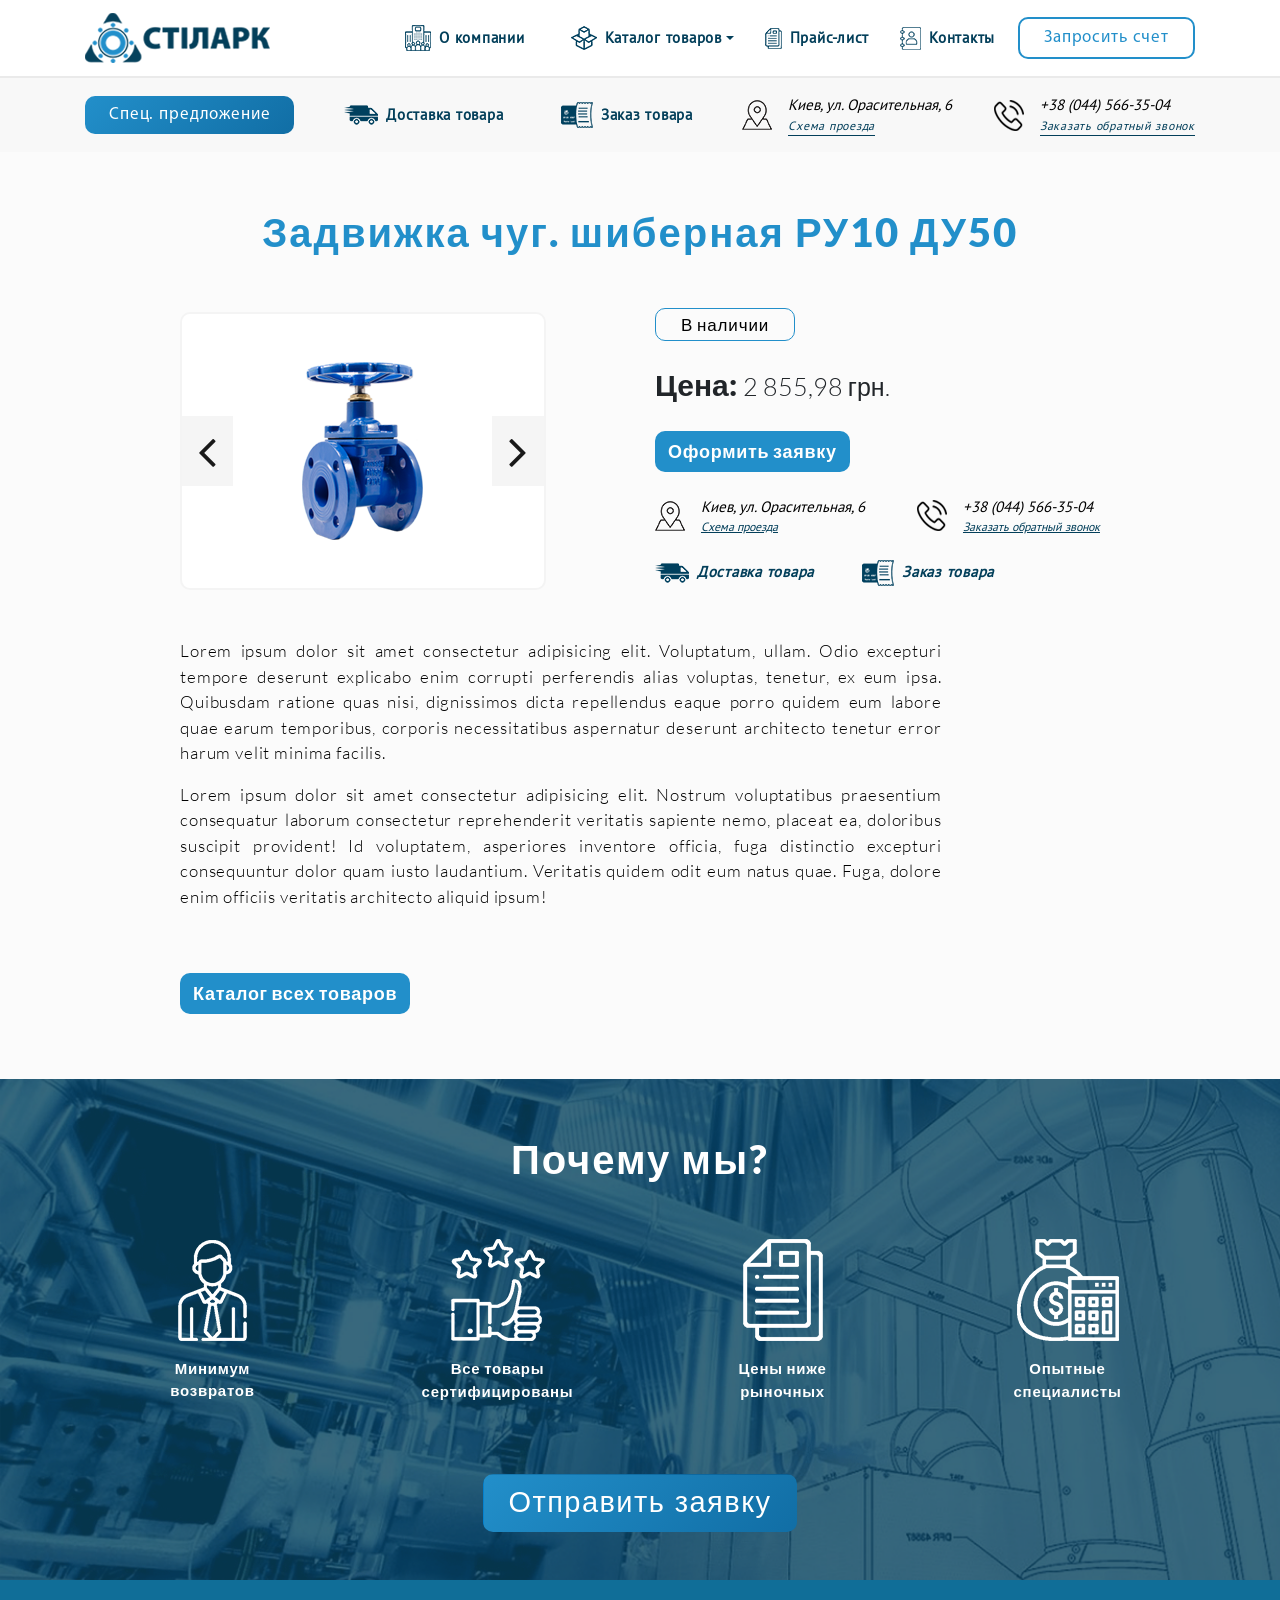
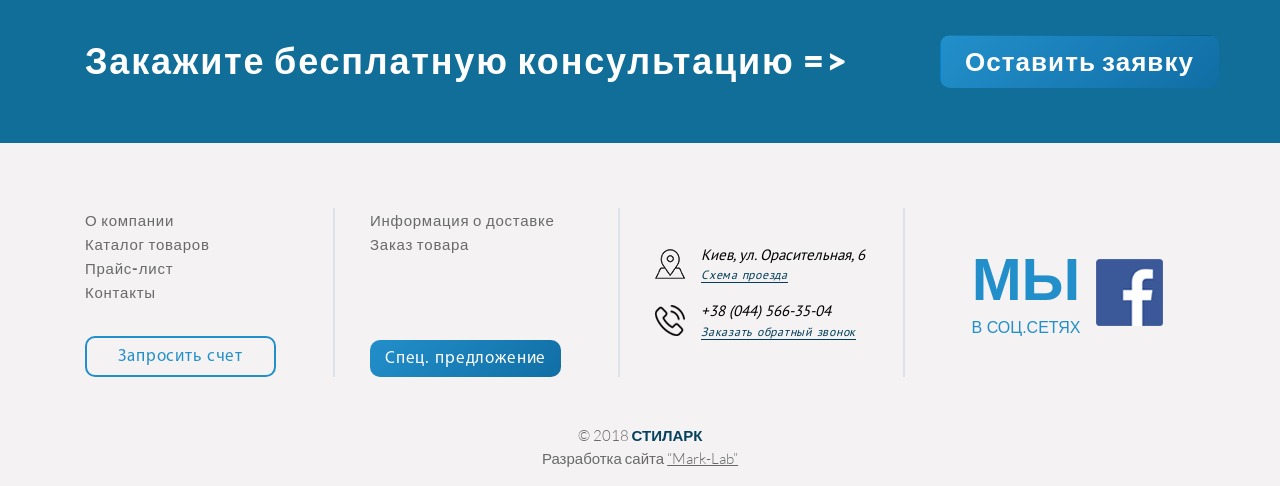
<file: src/details.html>
<head>
    <meta charset="UTF-8">
    <meta name="viewport" content="width=device-width, initial-scale=1.0">
    <meta http-equiv="X-UA-Compatible" content="ie=edge">
    <title>Стіларк</title>

    <!-- Latest compiled and minified CSS -->
    <link rel="stylesheet" href="css/bootstrap.min.css">
    <!-- Main Style-->
    <link rel="stylesheet" href="css/main.css">
    <!-- Latest compiled and minified FontAwesome -->
    <link rel="stylesheet" href="https://maxcdn.bootstrapcdn.com/font-awesome/4.7.0/css/font-awesome.min.css">
    <!-- FavIcon -->
    <link rel="shortcut icon" href="favicon.ico" type="image/x-icon">

</head>

<body>

    <!-- Start navigation -->
    <nav class="navbar navbar-expand-lg">
        <div class="container">
            <a class="navbar-brand" href="index.html">
                <img src="img/home/logo.png" alt="Brand">
            </a>
            <button class="navbar-toggler" type="button" data-toggle="collapse" data-target=".navbars" aria-controls="navbarsExampleDefault"
                aria-expanded="false" aria-label="Toggle navigation">
                <i class="fa fa-bars" aria-hidden="true"></i>
            </button>

            <div class="navbars collapse navbar-collapse" id="navbarsExampleDefault">
                <ul class="navbar-nav d-flex align-items-center ml-auto">
                    <li class="nav-item">
                        <a class="nav-link d-flex align-items-center gradient-animation" href="about-company.html"><img
                                class="pr-2" src="img/home/menu-icon-1.png" alt="menu-icon">
                            О компании</a>
                    </li>
                    <li class="nav-item">
                    <li class="nav-item dropdown">
                        <a class="nav-link dropdown-toggle d-flex align-items-center gradient-animation" href="#" id="dropdown01"
                            data-toggle="dropdown" aria-haspopup="true" aria-expanded="false"><img class="pr-2" src="img/home/menu-icon-2.png"
                                alt="menu-icon">Каталог товаров</a>
                        <div class="dropdown-menu" aria-labelledby="dropdown01">
                            <a class="dropdown-item" href="#">Задвижки</a>
                            <a class="dropdown-item" href="#">Затворы Баттерфляй</a>
                            <a class="dropdown-item" href="#">Вентили запорные</a>
                            <a class="dropdown-item" href="#">Клапаны обратные</a>
                            <a class="dropdown-item" href="#">Фланцы</a>
                            <a class="dropdown-item" href="#">Краны шаровые
                                фланцевые</a>
                            <a class="dropdown-item" href="#">Краны шаровые
                                муфтовые</a>
                        </div>
                    </li>
                    </li>
                    <li class="nav-item">
                        <a class="nav-link d-flex align-items-center gradient-animation" href="price.html"><img class="pr-2"
                                src="img/home/menu-icon-3.png" alt="menu-icon">
                            Прайс-лист</a>
                    </li>
                    <li class="nav-item">
                        <a class="nav-link d-flex align-items-center gradient-animation" href="contacts.html"><img
                                class="pr-2" src="img/home/menu-icon-4.png" alt="menu-icon">
                            Контакты</a>
                    </li>
                    <li class="nav-item">
                        <a class=" transition-btn btn px-2 px-xl-4" href="#">
                            Запросить счет</a>
                    </li>
                </ul>
            </div>
        </div>
    </nav>

    <nav class="navbar navbar-expand-lg second-navbar py-xl-3 py-lg-3">
        <div class="container">
            <div class="navbars collapse navbar-collapse">
                <ul class="navbar-nav d-flex align-items-center w-100 justify-content-between">
                    <li class="nav-item">
                        <a class="shine-btn btn px-4" href="#">
                            Спец. предложение</a>
                    </li>
                    <li class="nav-item">
                        <a class="nav-link d-flex align-items-center gradient-animation" href="delivery.html"><img
                                class="pr-2" src="img/home/menu-icon-5.png" alt="menu-icon">
                            Доставка товара</a>
                    </li>

                    <li class="nav-item">
                        <a class="nav-link d-flex align-items-center gradient-animation" href="order.html"><img class="pr-2"
                                src="img/home/menu-icon-6.png" alt="menu-icon">
                            Заказ товара</a>
                    </li>
                    <li class="nav-item d-flex align-items-center social">
                        <div class="pr-3">
                            <img src="img/home/location-icon.png" alt="Icon">
                        </div>
                        <div>
                            <p class="mb-0">Киев, ул. Орасительная, 6</p>
                            <a href="#">Схема проезда</a>
                        </div>
                    </li>
                    <li class="nav-item d-flex align-items-center social">
                        <div class="pr-3">
                            <img src="img/home/phone-icon.png" alt="Icon">
                        </div>
                        <div>
                            <p class="mb-0">+38 (044) 566-35-04</p>
                            <a href="#">Заказать обратный звонок</a>
                        </div>
                    </li>

                </ul>
            </div>
        </div>
    </nav>
    <!-- End Navigation -->

    <!-- Start SECTION: Details -->
    <section id="details">
        <div class="container">
            <div class="row">
                <div class="col-12">
                    <h1 class="text-center mb-0 section-title">Задвижка чуг. шиберная РУ10 ДУ50</h1>
                </div>
                <div class="col-lg-10 mx-auto details">
                    <div class="row">
                        <div class="col-lg-5">
                            <!-- Start Carousel -->
                            <div id="detailsCarousel" class="carousel slide" data-ride="pause">
                                <div class="carousel-inner">
                                    <div class="carousel-item active py-5">
                                        <img class="mx-auto d-block" src="img/home/1.png" alt="First slide">
                                    </div>
                                    <div class="carousel-item py-5">
                                        <img class="mx-auto d-block" src="img/home/2.png">
                                    </div>
                                    <div class="carousel-item py-5">
                                        <img class="mx-auto d-block" src="img/home/3.png">
                                    </div>
                                </div>
                                <a class="controls carousel-control-prev" href="#detailsCarousel" role="button"
                                    data-slide="prev">
                                    <i class="fa fa-angle-left" aria-hidden="true"></i>
                                    <span class="sr-only">Previous</span>
                                </a>
                                <a class="controls carousel-control-next" href="#detailsCarousel" role="button"
                                    data-slide="next">
                                    <i class="fa fa-angle-right" aria-hidden="true"></i>
                                    <span class="sr-only">Next</span>
                                </a>
                            </div>
                            <!-- End Carousel -->
                        </div>
                        <div class="col-lg-6 offset-lg-1 details__info">
                            <div class="in-stock">
                                <span>В наличии</span>
                            </div>
                            <!-- <div class="not-in-stock">
                                <span>Нету в наличии</span>
                            </div> -->
                            <div class="price mt-4">
                                <p>Цена: <span>2 855,98 грн.</span></p>
                            </div>
                            <div class="button mt-4">
                                <button class="btn" id="buy-product" data-productName="Задвижка чуг. шиберная РУ10 ДУ50"
                                    data-productPrice="2 855,98 грн" data-toggle="modal" data-target="#getCallModal">
                                    Оформить заявку
                                </button>
                            </div>
                            <div class="location mt-4">
                                <ul class="list-unstyled d-flex justify-content-lg-between justify-content-xl-between mb-0">
                                    <li class="d-flex align-items-center">
                                        <div class="pr-3">
                                            <img src="img/home/location-icon.png" alt="Icon">
                                        </div>
                                        <div>
                                            <p class="mb-0">Киев, ул. Орасительная, 6</p>
                                            <a href="#">Схема проезда</a>
                                        </div>
                                    </li>
                                    <li class="d-flex align-items-center">
                                        <div class="pr-3">
                                            <img src="img/home/phone-icon.png" alt="Icon">
                                        </div>
                                        <div>
                                            <p class="mb-0">+38 (044) 566-35-04</p>
                                            <a href="#">Заказать обратный звонок</a>
                                        </div>
                                    </li>
                                </ul>
                            </div>
                            <div class="delivery-order mt-4">
                                <ul class="list-unstyled d-flex mb-0">
                                    <li><a class="gradient-animation" href="#"><img class="pr-2" src="img/home/menu-icon-5.png"
                                                alt="menu-icon">Доставка
                                            товара</a></li>
                                    <li class="ml-5"><a class="gradient-animation" href="#"><img class="pr-2" src="img/home/menu-icon-6.png"
                                                alt="menu-icon">Заказ
                                            товара</a></li>
                                </ul>
                            </div>
                        </div>
                        <div class="col-lg-10 description mt-5">
                            <p>Lorem ipsum dolor sit amet consectetur adipisicing elit. Voluptatum, ullam. Odio
                                excepturi tempore deserunt explicabo enim corrupti perferendis alias voluptas, tenetur,
                                ex eum ipsa. Quibusdam ratione quas nisi, dignissimos dicta repellendus eaque porro
                                quidem eum labore quae earum temporibus, corporis necessitatibus aspernatur deserunt
                                architecto tenetur error harum velit minima facilis.</p>
                            <p>Lorem ipsum dolor sit amet consectetur adipisicing elit. Nostrum voluptatibus
                                praesentium consequatur laborum consectetur reprehenderit veritatis sapiente nemo,
                                placeat ea, doloribus suscipit provident! Id voluptatem, asperiores inventore officia,
                                fuga distinctio excepturi consequuntur dolor quam iusto laudantium. Veritatis quidem
                                odit eum natus quae. Fuga, dolore enim officiis veritatis architecto aliquid ipsum!</p>
                        </div>
                        <div class="col-12 go-to mt-5">
                            <a href="index.html#catalog" class="btn">Каталог всех товаров</a>
                        </div>
                    </div>
                </div>
            </div>
        </div>
    </section>
    <!-- End SECTION: Details -->

    <!-- Start SECTION: Why We  -->
    <section id="why-we" class="pb-5">
        <div class="container">
            <div class="row justify-content-around">
                <div class="col-12">
                    <h1 class="mb-0 section-title text-center">Почему мы?</h1>
                </div>
                <div class="col-sm-6 col-md-2 col-lg-2 mb-4 why d-flex justify-content-center flex-column align-items-center">
                    <div class="why__icon">
                        <img src="img/home/why-1.png" alt="Icon">
                    </div>
                    <div class="why__text mt-3">
                        <p>Минимум
                            возвратов</p>
                    </div>
                </div>

                <div class="col-sm-6 col-md-2 col-lg-2 mb-4 why d-flex justify-content-center flex-column align-items-center">
                    <div class="why__icon">
                        <img src="img/home/why-2.png" alt="Icon">
                    </div>
                    <div class="why__text mt-3">
                        <p>Все товары
                            сертифицированы</p>
                    </div>
                </div>

                <div class="col-sm-6 col-md-2 col-lg-2 mb-4 why d-flex justify-content-center flex-column align-items-center">
                    <div class="why__icon">
                        <img src="img/home/why-3.png" alt="Icon">
                    </div>
                    <div class="why__text mt-3">
                        <p>Цены ниже
                            рыночных</p>
                    </div>
                </div>

                <div class="col-sm-6 col-md-2 col-lg-2 mb-4 why d-flex justify-content-center flex-column align-items-center">
                    <div class="why__icon">
                        <img src="img/home/why-4.png" alt="Icon">
                    </div>
                    <div class="why__text mt-3">
                        <p>Опытные
                            специалисты</p>
                    </div>
                </div>

                <div class="col-12 button">
                    <button class="shine-btn btn d-block mx-auto px-4">Отправить заявку</button>
                </div>
            </div>
        </div>
    </section>
    <!-- End SECTION: Why We -->

    <!-- Start SECTION: Get call -->
    <section id="get-call">
        <div class="container">
            <div class="row align-items-center">
                <div class="col-md-8 col-lg-8 col-xl-9">
                    <h2 class="mb-0">Закажите бесплатную консультацию =></h2>
                </div>
                <div class="col-md-4 col-lg-4 col-xl-3">
                    <button class="shine-btn btn px-4">Оставить заявку</button>
                </div>
            </div>
        </div>
    </section>
    <!-- End SECTION: Get call -->

    <!-- Start Footer -->
    <footer>
        <div class="container">
            <div class="row">
                <div class="col-sm-6 col-lg-4 col-xl-3 mb-5 d-flex flex-column justify-content-end footer-col">
                    <ul class="list-unstyled mb-0">
                        <li><a class="hover-underline-animation" href="about-company.html">О компании</a></li>
                        <li><a class="hover-underline-animation" href="index.html#catalog">Каталог товаров</a></li>
                        <li><a class="hover-underline-animation" href="price.html">Прайс-лист</a></li>
                        <li><a class="hover-underline-animation" href="contacts.html">Контакты</a></li>
                    </ul>
                    <button class="btn outline w-75">Запросить счет</button>
                </div>
                <div class="col-sm-6 col-lg-4 col-xl-3 mb-5 d-flex flex-column justify-content-between footer-col">
                    <ul class="list-unstyled mb-0">
                        <li><a class="hover-underline-animation" href="delivery.html">Информация о доставке</a></li>
                        <li><a class="hover-underline-animation" href="order.html">Заказ товара</a></li>
                    </ul>
                    <button class="shine-btn btn default-btn w-75">Спец. предложение</button>
                </div>
                <div class="col-sm-6 col-lg-4 col-xl-3 mb-5 d-flex align-items-center social footer-col">
                    <ul class="list-unstyled mb-0">
                        <li class="d-flex align-items-center mb-3">
                            <div class="pr-3">
                                <img src="img/home/location-icon.png" alt="Icon">
                            </div>
                            <div>
                                <p class="mb-0">Киев, ул. Орасительная, 6</p>
                                <a href="#">Схема проезда</a>
                            </div>
                        </li>
                        <li class="d-flex align-items-center">
                            <div class="pr-3">
                                <img src="img/home/phone-icon.png" alt="Icon">
                            </div>
                            <div>
                                <p class="mb-0">+38 (044) 566-35-04</p>
                                <a href="#">Заказать обратный звонок</a>
                            </div>
                        </li>
                    </ul>
                </div>
                <div class="col-sm-6 col-lg-4 col-xl-3 mb-5 d-flex align-items-center justify-content-center fb">
                    <div class="text-center pr-3">
                        <h2 class="mb-0">МЫ </h2>
                        <p class="mb-0">В СОЦ.СЕТЯХ</p>
                    </div>
                    <div>
                        <a href="http://www.facebook.com" target="_blank">
                            <img src="img/home/fb.png" alt="Icon">
                        </a>
                    </div>
                </div>
                <div class="col-12 bottom-footer pb-3">
                    <p class="text-center mb-0">© 2018 <span>СТИЛАРК</span></p>
                    <p class="text-center mb-0">Разработка сайта <a href="https://mark-lab.biz/" target="_blank">“Mark-Lab”</a></p>
                </div>
            </div>
        </div>
    </footer>
    <!-- End Footer -->

    <!-- Start Modal -->
    <div class="modal fade" id="getCallModal" tabindex="-1" role="dialog" aria-labelledby="getCallModal" aria-hidden="true">
        <div class="modal-dialog" role="document">
            <div class="modal-content">
                <div class="modal-header">
                    <button type="button" class="close" data-dismiss="modal" aria-label="Close">
                        <span aria-hidden="true">×</span>
                    </button>
                </div>
                <div class="modal-body">
                    <h1 class="text-center">Запросить счет</h1>
                    <p class="text-center mb-4">Введите ваше имя и номер телефона,<br> специалист компании свяжется
                        с вами и ответит на ваши вопросы</p>
                    <div class="container">
                        <form>
                            <div class="form-group">
                                <input class="form-control" type="text" name="name" id="name" placeholder="Укажите имя">
                            </div>
                            <div class="form-group mb-4">
                                <input class="form-control" type="text" name="phone" id="name" placeholder="Укажите номер телефона"
                                    required>
                            </div>
                            <div class="form-group">
                                <input type="hidden" name="product-name" id="product-name">
                            </div>
                            <div class="form-group">
                                <input type="hidden" name="product-price" id="product-price">
                            </div>
                            <div class="form-group d-flex justify-content-center">
                                <input class="btn" type="submit" value="Позвоните мне">
                            </div>
                        </form>
                    </div>
                </div>
            </div>
        </div>
    </div>
    <!-- End Modal -->

    <!-- Optional JavaScript -->
    <!-- jQuery first, then Popper.js, then Bootstrap JS -->
    <script src="js/jquery-3.3.1.slim.min.js"></script>
    <script src="js/popper.min.js"></script>
    <script src="js/bootstrap.min.js"></script>

    <!-- Main JavaScript File -->
    <script src="js/main.js"></script>
</body>
</file>
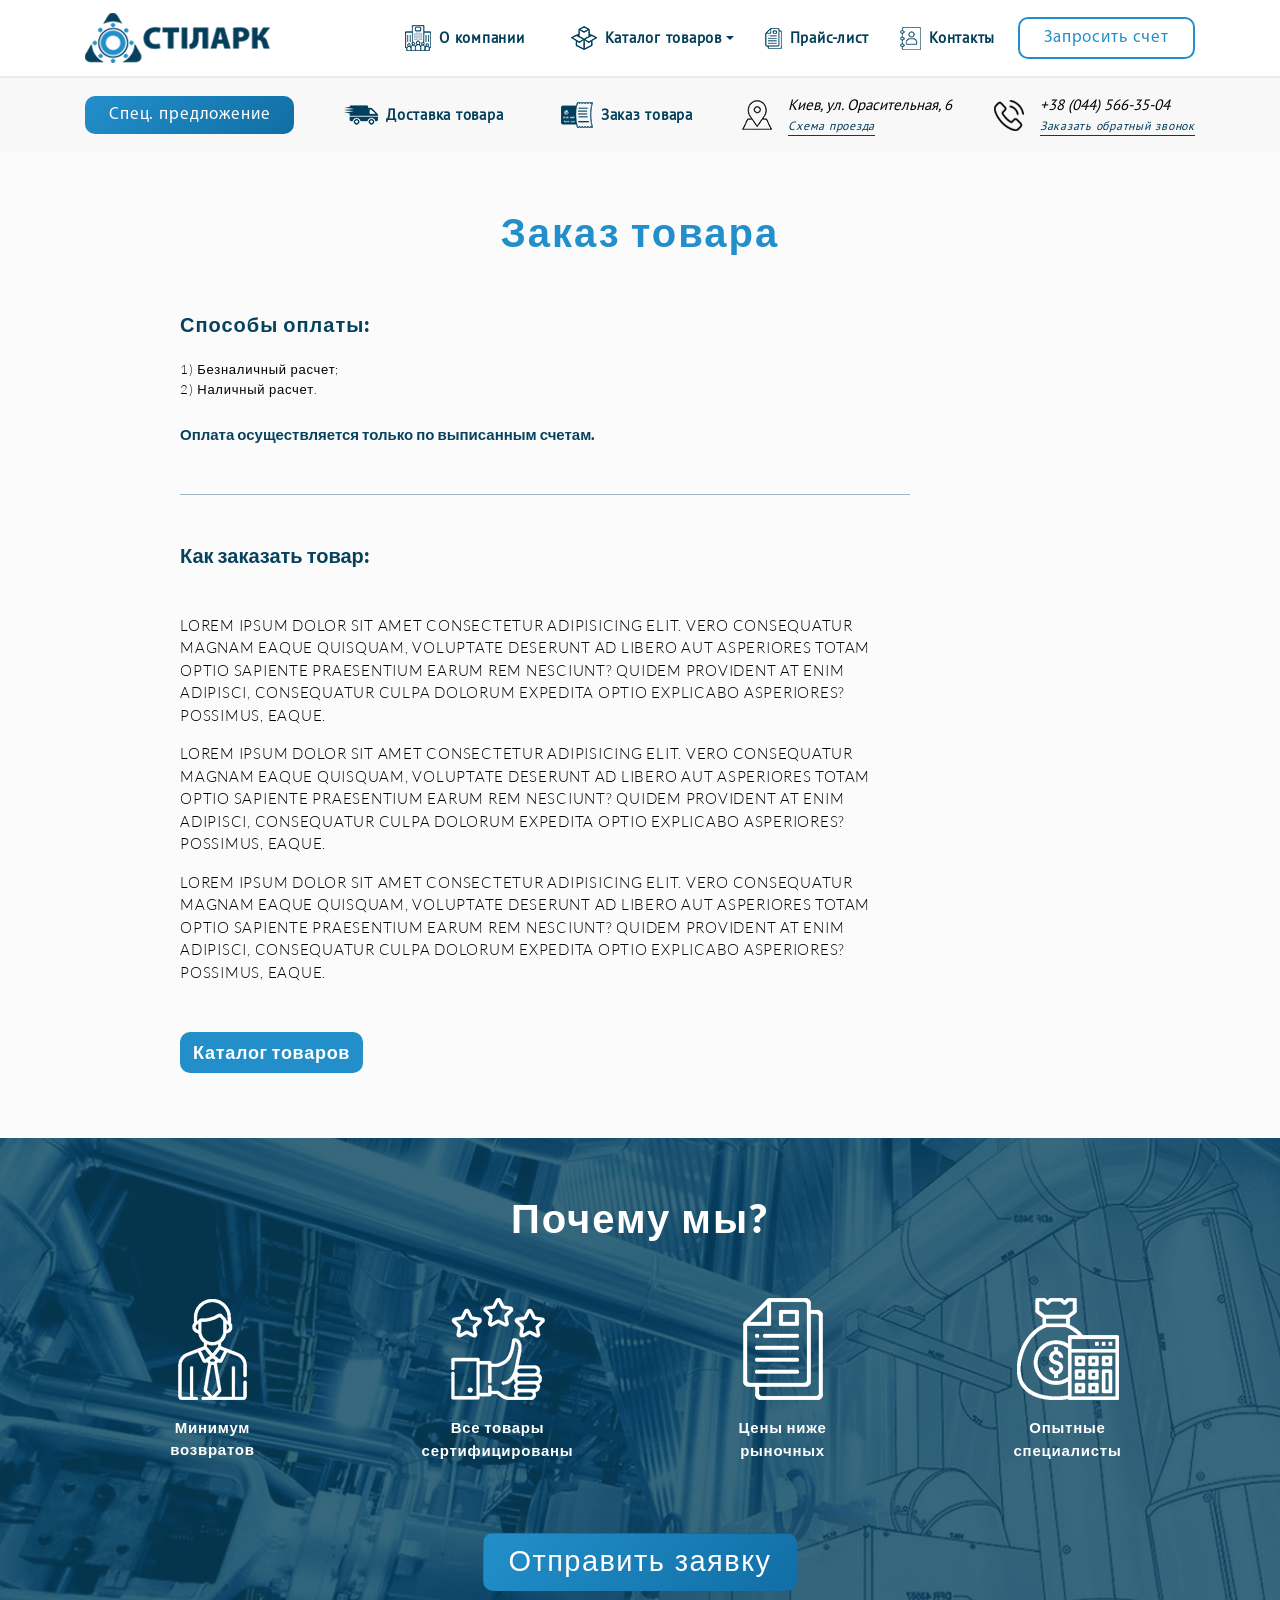
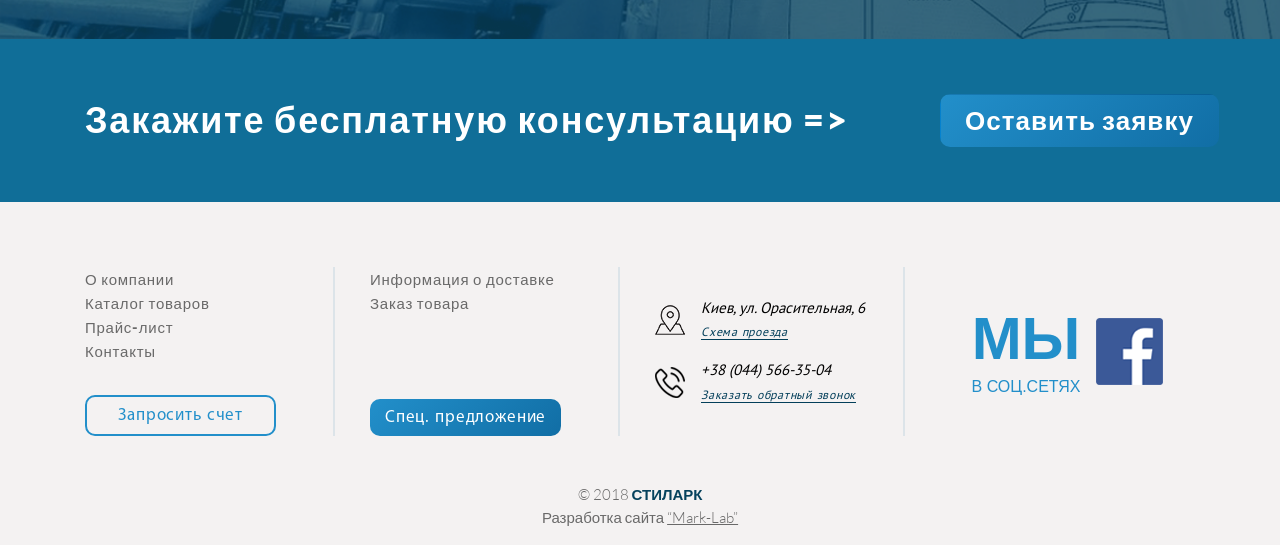
<file: src/order.html>
<!DOCTYPE html>
<html lang="en">

<head>
    <meta charset="UTF-8">
    <meta name="viewport" content="width=device-width, initial-scale=1.0">
    <meta http-equiv="X-UA-Compatible" content="ie=edge">
    <title>Стіларк</title>

    <!-- Latest compiled and minified CSS -->
    <link rel="stylesheet" href="css/bootstrap.min.css">
    <!-- Main Style-->
    <link rel="stylesheet" href="css/main.css">
    <!-- Latest compiled and minified FontAwesome -->
    <link rel="stylesheet" href="https://maxcdn.bootstrapcdn.com/font-awesome/4.7.0/css/font-awesome.min.css">
    <!-- FavIcon -->
    <link rel="shortcut icon" href="favicon.ico" type="image/x-icon">

</head>

<body>

    <!-- Start navigation -->
    <nav class="navbar navbar-expand-lg">
        <div class="container">
            <a class="navbar-brand" href="index.html">
                <img src="img/home/logo.png" alt="Brand">
            </a>
            <button class="navbar-toggler" type="button" data-toggle="collapse" data-target=".navbars" aria-controls="navbarsExampleDefault"
                aria-expanded="false" aria-label="Toggle navigation">
                <i class="fa fa-bars" aria-hidden="true"></i>
            </button>

            <div class="navbars collapse navbar-collapse" id="navbarsExampleDefault">
                <ul class="navbar-nav d-flex align-items-center ml-auto">
                    <li class="nav-item">
                        <a class="nav-link d-flex align-items-center gradient-animation" href="about-company.html"><img
                                class="pr-2" src="img/home/menu-icon-1.png" alt="menu-icon">
                            О компании</a>
                    </li>
                    <li class="nav-item">
                    <li class="nav-item dropdown">
                        <a class="nav-link dropdown-toggle d-flex align-items-center gradient-animation" href="#" id="dropdown01"
                            data-toggle="dropdown" aria-haspopup="true" aria-expanded="false"><img class="pr-2" src="img/home/menu-icon-2.png"
                                alt="menu-icon">Каталог товаров</a>
                        <div class="dropdown-menu" aria-labelledby="dropdown01">
                            <a class="dropdown-item" href="#">Задвижки</a>
                            <a class="dropdown-item" href="#">Затворы Баттерфляй</a>
                            <a class="dropdown-item" href="#">Вентили запорные</a>
                            <a class="dropdown-item" href="#">Клапаны обратные</a>
                            <a class="dropdown-item" href="#">Фланцы</a>
                            <a class="dropdown-item" href="#">Краны шаровые
                                фланцевые</a>
                            <a class="dropdown-item" href="#">Краны шаровые
                                муфтовые</a>
                        </div>
                    </li>
                    </li>
                    <li class="nav-item">
                        <a class="nav-link d-flex align-items-center gradient-animation" href="price.html"><img class="pr-2"
                                src="img/home/menu-icon-3.png" alt="menu-icon">
                            Прайс-лист</a>
                    </li>
                    <li class="nav-item">
                        <a class="nav-link d-flex align-items-center gradient-animation" href="contacts.html"><img
                                class="pr-2" src="img/home/menu-icon-4.png" alt="menu-icon">
                            Контакты</a>
                    </li>
                    <li class="nav-item">
                        <a class=" transition-btn btn px-2 px-xl-4" href="#">
                            Запросить счет</a>
                    </li>
                </ul>
            </div>
        </div>
    </nav>

    <nav class="navbar navbar-expand-lg second-navbar py-xl-3 py-lg-3">
        <div class="container">
            <div class="navbars collapse navbar-collapse">
                <ul class="navbar-nav d-flex align-items-center w-100 justify-content-between">
                    <li class="nav-item">
                        <a class="shine-btn btn px-4" href="#">
                            Спец. предложение</a>
                    </li>
                    <li class="nav-item">
                        <a class="nav-link d-flex align-items-center gradient-animation" href="delivery.html"><img
                                class="pr-2" src="img/home/menu-icon-5.png" alt="menu-icon">
                            Доставка товара</a>
                    </li>

                    <li class="nav-item">
                        <a class="nav-link d-flex align-items-center gradient-animation" href="order.html"><img class="pr-2"
                                src="img/home/menu-icon-6.png" alt="menu-icon">
                            Заказ товара</a>
                    </li>
                    <li class="nav-item d-flex align-items-center social">
                        <div class="pr-3">
                            <img src="img/home/location-icon.png" alt="Icon">
                        </div>
                        <div>
                            <p class="mb-0">Киев, ул. Орасительная, 6</p>
                            <a href="#">Схема проезда</a>
                        </div>
                    </li>
                    <li class="nav-item d-flex align-items-center social">
                        <div class="pr-3">
                            <img src="img/home/phone-icon.png" alt="Icon">
                        </div>
                        <div>
                            <p class="mb-0">+38 (044) 566-35-04</p>
                            <a href="#">Заказать обратный звонок</a>
                        </div>
                    </li>

                </ul>
            </div>
        </div>
    </nav>
    <!-- End Navigation -->

    <!-- Start SECTION: Order -->
    <section id="order">
        <div class="container">
            <div class="row">
                <div class="col-12">
                    <h1 class="text-center mb-0 section-title">Заказ товара</h1>
                </div>
                <div class="col-lg-8 offset-lg-1 order">
                    <div class="order__payment">
                        <h4 class="mb-0">Способы оплаты:</h4>
                        <ul class="list-unstyled mb-0 py-2 py-md-4 py-xl-4 py-lg-4">
                            <li>1) Безналичный расчет;</li>
                            <li>2) Наличный расчет.</li>
                        </ul>
                        <p class="mb-0">Оплата осуществляется только по выписанным счетам.</p>
                    </div>
                    <div class="order__line my-4 my-md-5 my-lg-5 my-xl-5"></div>
                    <div class="order__how-to">
                        <h4 class="mb-4 mb-md-5 mb-lg-5 mb-xl-5">Как заказать товар:</h4>
                        <p>Lorem ipsum dolor sit amet consectetur adipisicing elit. Vero consequatur magnam eaque
                            quisquam, voluptate deserunt ad libero aut asperiores totam optio sapiente praesentium
                            earum rem nesciunt? Quidem provident at enim adipisci, consequatur culpa dolorum expedita
                            optio explicabo asperiores? Possimus, eaque.</p>
                        <p>Lorem ipsum dolor sit amet consectetur adipisicing elit. Vero consequatur magnam eaque
                            quisquam, voluptate deserunt ad libero aut asperiores totam optio sapiente praesentium
                            earum rem nesciunt? Quidem provident at enim adipisci, consequatur culpa dolorum expedita
                            optio explicabo asperiores? Possimus, eaque.</p>
                        <p>Lorem ipsum dolor sit amet consectetur adipisicing elit. Vero consequatur magnam eaque
                            quisquam, voluptate deserunt ad libero aut asperiores totam optio sapiente praesentium
                            earum rem nesciunt? Quidem provident at enim adipisci, consequatur culpa dolorum expedita
                            optio explicabo asperiores? Possimus, eaque.</p>
                    </div>

                    <div class="order__go-to-catalog mt-5">
                        <a href="index.html#catalog" class="btn">Каталог товаров</a>
                    </div>
                </div>
            </div>
        </div>
    </section>
    <!-- End SECTION: Order -->

    <!-- Start SECTION: Why We  -->
    <section id="why-we" class="pb-5">
        <div class="container">
            <div class="row justify-content-around">
                <div class="col-12">
                    <h1 class="mb-0 section-title text-center">Почему мы?</h1>
                </div>
                <div class="col-sm-6 col-md-2 col-lg-2 mb-4 why d-flex justify-content-center flex-column align-items-center">
                    <div class="why__icon">
                        <img src="img/home/why-1.png" alt="Icon">
                    </div>
                    <div class="why__text mt-3">
                        <p>Минимум
                            возвратов</p>
                    </div>
                </div>

                <div class="col-sm-6 col-md-2 col-lg-2 mb-4 why d-flex justify-content-center flex-column align-items-center">
                    <div class="why__icon">
                        <img src="img/home/why-2.png" alt="Icon">
                    </div>
                    <div class="why__text mt-3">
                        <p>Все товары
                            сертифицированы</p>
                    </div>
                </div>

                <div class="col-sm-6 col-md-2 col-lg-2 mb-4 why d-flex justify-content-center flex-column align-items-center">
                    <div class="why__icon">
                        <img src="img/home/why-3.png" alt="Icon">
                    </div>
                    <div class="why__text mt-3">
                        <p>Цены ниже
                            рыночных</p>
                    </div>
                </div>

                <div class="col-sm-6 col-md-2 col-lg-2 mb-4 why d-flex justify-content-center flex-column align-items-center">
                    <div class="why__icon">
                        <img src="img/home/why-4.png" alt="Icon">
                    </div>
                    <div class="why__text mt-3">
                        <p>Опытные
                            специалисты</p>
                    </div>
                </div>

                <div class="col-12 button">
                    <button class="shine-btn btn d-block mx-auto px-4">Отправить заявку</button>
                </div>
            </div>
        </div>
    </section>
    <!-- End SECTION: Why We -->

    <!-- Start SECTION: Get call -->
    <section id="get-call">
        <div class="container">
            <div class="row align-items-center">
                <div class="col-md-8 col-lg-8 col-xl-9">
                    <h2 class="mb-0">Закажите бесплатную консультацию =></h2>
                </div>
                <div class="col-md-4 col-lg-4 col-xl-3">
                    <button class="shine-btn btn px-4">Оставить заявку</button>
                </div>
            </div>
        </div>
    </section>
    <!-- End SECTION: Get call -->

    <!-- Start Footer -->
    <footer>
        <div class="container">
            <div class="row">
                <div class="col-sm-6 col-lg-4 col-xl-3 mb-5 d-flex flex-column justify-content-end footer-col">
                    <ul class="list-unstyled mb-0">
                        <li><a class="hover-underline-animation" href="about-company.html">О компании</a></li>
                        <li><a class="hover-underline-animation" href="index.html#catalog">Каталог товаров</a></li>
                        <li><a class="hover-underline-animation" href="price.html">Прайс-лист</a></li>
                        <li><a class="hover-underline-animation" href="contacts.html">Контакты</a></li>
                    </ul>
                    <button class="btn outline w-75">Запросить счет</button>
                </div>
                <div class="col-sm-6 col-lg-4 col-xl-3 mb-5 d-flex flex-column justify-content-between footer-col">
                    <ul class="list-unstyled mb-0">
                        <li><a class="hover-underline-animation" href="delivery.html">Информация о доставке</a></li>
                        <li><a class="hover-underline-animation" href="order.html">Заказ товара</a></li>
                    </ul>
                    <button class="shine-btn btn default-btn w-75">Спец. предложение</button>
                </div>
                <div class="col-sm-6 col-lg-4 col-xl-3 mb-5 d-flex align-items-center social footer-col">
                    <ul class="list-unstyled mb-0">
                        <li class="d-flex align-items-center mb-3">
                            <div class="pr-3">
                                <img src="img/home/location-icon.png" alt="Icon">
                            </div>
                            <div>
                                <p class="mb-0">Киев, ул. Орасительная, 6</p>
                                <a href="#">Схема проезда</a>
                            </div>
                        </li>
                        <li class="d-flex align-items-center">
                            <div class="pr-3">
                                <img src="img/home/phone-icon.png" alt="Icon">
                            </div>
                            <div>
                                <p class="mb-0">+38 (044) 566-35-04</p>
                                <a href="#">Заказать обратный звонок</a>
                            </div>
                        </li>
                    </ul>
                </div>
                <div class="col-sm-6 col-lg-4 col-xl-3 mb-5 d-flex align-items-center justify-content-center fb">
                    <div class="text-center pr-3">
                        <h2 class="mb-0">МЫ </h2>
                        <p class="mb-0">В СОЦ.СЕТЯХ</p>
                    </div>
                    <div>
                        <a href="http://www.facebook.com" target="_blank">
                            <img src="img/home/fb.png" alt="Icon">
                        </a>
                    </div>
                </div>
                <div class="col-12 bottom-footer pb-3">
                    <p class="text-center mb-0">© 2018 <span>СТИЛАРК</span></p>
                    <p class="text-center mb-0">Разработка сайта <a href="https://mark-lab.biz/" target="_blank">“Mark-Lab”</a></p>
                </div>
            </div>
        </div>
    </footer>
    <!-- End Footer -->

    <!-- Optional JavaScript -->
    <!-- jQuery first, then Popper.js, then Bootstrap JS -->
    <script src="js/jquery-3.3.1.slim.min.js"></script>
    <script src="js/popper.min.js"></script>
    <script src="js/bootstrap.min.js"></script>

    <!-- Main JavaScript File -->
    <script src="js/main.js"></script>
</body>
</file>
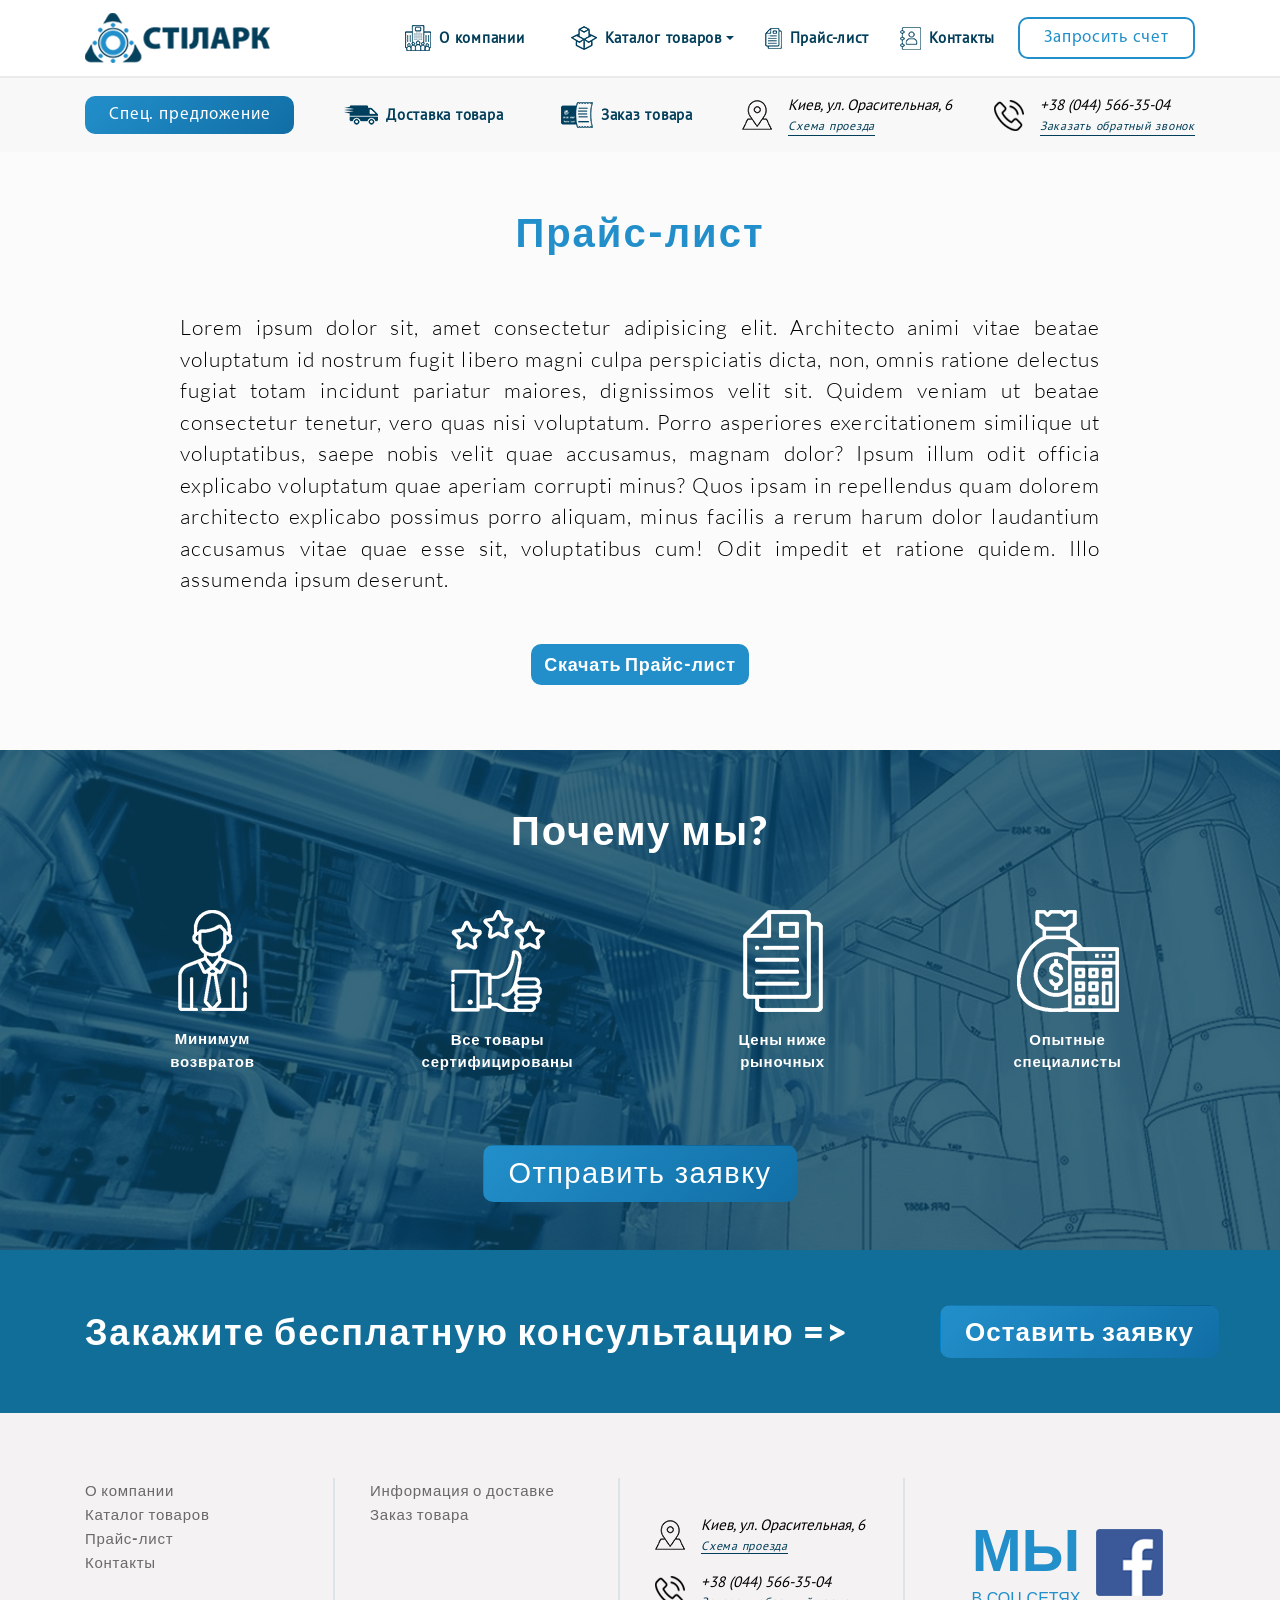
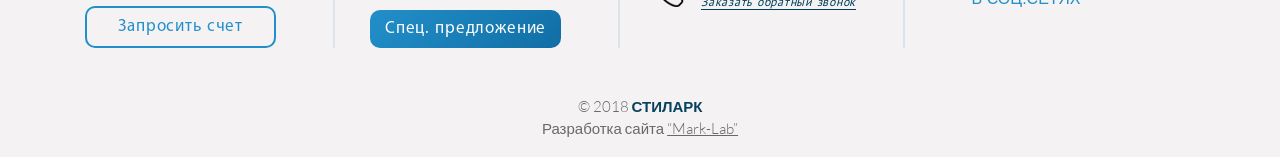
<file: src/price.html>
<head>
    <meta charset="UTF-8">
    <meta name="viewport" content="width=device-width, initial-scale=1.0">
    <meta http-equiv="X-UA-Compatible" content="ie=edge">
    <title>Стіларк</title>

    <!-- Latest compiled and minified CSS -->
    <link rel="stylesheet" href="css/bootstrap.min.css">
    <!-- Main Style-->
    <link rel="stylesheet" href="css/main.css">
    <!-- Latest compiled and minified FontAwesome -->
    <link rel="stylesheet" href="https://maxcdn.bootstrapcdn.com/font-awesome/4.7.0/css/font-awesome.min.css">
    <!-- FavIcon -->
    <link rel="shortcut icon" href="favicon.ico" type="image/x-icon">

</head>

<body>

    <!-- Start navigation -->
    <nav class="navbar navbar-expand-lg">
        <div class="container">
            <a class="navbar-brand" href="index.html">
                <img src="img/home/logo.png" alt="Brand">
            </a>
            <button class="navbar-toggler" type="button" data-toggle="collapse" data-target=".navbars" aria-controls="navbarsExampleDefault"
                aria-expanded="false" aria-label="Toggle navigation">
                <i class="fa fa-bars" aria-hidden="true"></i>
            </button>

            <div class="navbars collapse navbar-collapse" id="navbarsExampleDefault">
                <ul class="navbar-nav d-flex align-items-center ml-auto">
                    <li class="nav-item">
                        <a class="nav-link d-flex align-items-center gradient-animation" href="about-company.html"><img
                                class="pr-2" src="img/home/menu-icon-1.png" alt="menu-icon">
                            О компании</a>
                    </li>
                    <li class="nav-item">
                    <li class="nav-item dropdown">
                        <a class="nav-link dropdown-toggle d-flex align-items-center gradient-animation" href="#" id="dropdown01"
                            data-toggle="dropdown" aria-haspopup="true" aria-expanded="false"><img class="pr-2" src="img/home/menu-icon-2.png"
                                alt="menu-icon">Каталог товаров</a>
                        <div class="dropdown-menu" aria-labelledby="dropdown01">
                            <a class="dropdown-item" href="#">Задвижки</a>
                            <a class="dropdown-item" href="#">Затворы Баттерфляй</a>
                            <a class="dropdown-item" href="#">Вентили запорные</a>
                            <a class="dropdown-item" href="#">Клапаны обратные</a>
                            <a class="dropdown-item" href="#">Фланцы</a>
                            <a class="dropdown-item" href="#">Краны шаровые
                                фланцевые</a>
                            <a class="dropdown-item" href="#">Краны шаровые
                                муфтовые</a>
                        </div>
                    </li>
                    </li>
                    <li class="nav-item">
                        <a class="nav-link d-flex align-items-center gradient-animation" href="price.html"><img class="pr-2"
                                src="img/home/menu-icon-3.png" alt="menu-icon">
                            Прайс-лист</a>
                    </li>
                    <li class="nav-item">
                        <a class="nav-link d-flex align-items-center gradient-animation" href="contacts.html"><img
                                class="pr-2" src="img/home/menu-icon-4.png" alt="menu-icon">
                            Контакты</a>
                    </li>
                    <li class="nav-item">
                        <a class=" transition-btn btn px-2 px-xl-4" href="#">
                            Запросить счет</a>
                    </li>
                </ul>
            </div>
        </div>
    </nav>

    <nav class="navbar navbar-expand-lg second-navbar py-xl-3 py-lg-3">
        <div class="container">
            <div class="navbars collapse navbar-collapse">
                <ul class="navbar-nav d-flex align-items-center w-100 justify-content-between">
                    <li class="nav-item">
                        <a class="shine-btn btn px-4" href="#">
                            Спец. предложение</a>
                    </li>
                    <li class="nav-item">
                        <a class="nav-link d-flex align-items-center gradient-animation" href="delivery.html"><img
                                class="pr-2" src="img/home/menu-icon-5.png" alt="menu-icon">
                            Доставка товара</a>
                    </li>

                    <li class="nav-item">
                        <a class="nav-link d-flex align-items-center gradient-animation" href="order.html"><img class="pr-2"
                                src="img/home/menu-icon-6.png" alt="menu-icon">
                            Заказ товара</a>
                    </li>
                    <li class="nav-item d-flex align-items-center social">
                        <div class="pr-3">
                            <img src="img/home/location-icon.png" alt="Icon">
                        </div>
                        <div>
                            <p class="mb-0">Киев, ул. Орасительная, 6</p>
                            <a href="#">Схема проезда</a>
                        </div>
                    </li>
                    <li class="nav-item d-flex align-items-center social">
                        <div class="pr-3">
                            <img src="img/home/phone-icon.png" alt="Icon">
                        </div>
                        <div>
                            <p class="mb-0">+38 (044) 566-35-04</p>
                            <a href="#">Заказать обратный звонок</a>
                        </div>
                    </li>

                </ul>
            </div>
        </div>
    </nav>
    <!-- End Navigation -->

    <!-- Start SECTION: Price -->
    <section id="price">
        <div class="container">
            <div class="row">
                <div class="col-12">
                    <h1 class="text-center mb-0 section-title">Прайс-лист</h1>
                </div>
                <div class="col-lg-10 mx-auto price">
                    <div class="price__text">
                        <p>Lorem ipsum dolor sit, amet consectetur adipisicing elit. Architecto animi vitae beatae
                            voluptatum id nostrum fugit libero magni culpa perspiciatis dicta, non, omnis ratione
                            delectus fugiat totam incidunt pariatur maiores, dignissimos velit sit. Quidem veniam ut
                            beatae consectetur tenetur, vero quas nisi voluptatum. Porro asperiores exercitationem
                            similique ut voluptatibus, saepe nobis velit quae accusamus, magnam dolor? Ipsum illum odit
                            officia explicabo voluptatum quae aperiam corrupti minus? Quos ipsam in repellendus quam
                            dolorem architecto explicabo possimus porro aliquam, minus facilis a rerum harum dolor
                            laudantium accusamus vitae quae esse sit, voluptatibus cum! Odit impedit et ratione quidem.
                            Illo assumenda ipsum deserunt.</p>
                    </div>
                    <div class="price__button text-center mt-5">
                        <a href="#" class="btn">Скачать Прайс-лист</a>
                    </div>
                </div>
            </div>
        </div>
    </section>
    <!-- End SECTION: Price -->

    <!-- Start SECTION: Why We  -->
    <section id="why-we" class="pb-5">
        <div class="container">
            <div class="row justify-content-around">
                <div class="col-12">
                    <h1 class="mb-0 section-title text-center">Почему мы?</h1>
                </div>
                <div class="col-sm-6 col-md-2 col-lg-2 mb-4 why d-flex justify-content-center flex-column align-items-center">
                    <div class="why__icon">
                        <img src="img/home/why-1.png" alt="Icon">
                    </div>
                    <div class="why__text mt-3">
                        <p>Минимум
                            возвратов</p>
                    </div>
                </div>

                <div class="col-sm-6 col-md-2 col-lg-2 mb-4 why d-flex justify-content-center flex-column align-items-center">
                    <div class="why__icon">
                        <img src="img/home/why-2.png" alt="Icon">
                    </div>
                    <div class="why__text mt-3">
                        <p>Все товары
                            сертифицированы</p>
                    </div>
                </div>

                <div class="col-sm-6 col-md-2 col-lg-2 mb-4 why d-flex justify-content-center flex-column align-items-center">
                    <div class="why__icon">
                        <img src="img/home/why-3.png" alt="Icon">
                    </div>
                    <div class="why__text mt-3">
                        <p>Цены ниже
                            рыночных</p>
                    </div>
                </div>

                <div class="col-sm-6 col-md-2 col-lg-2 mb-4 why d-flex justify-content-center flex-column align-items-center">
                    <div class="why__icon">
                        <img src="img/home/why-4.png" alt="Icon">
                    </div>
                    <div class="why__text mt-3">
                        <p>Опытные
                            специалисты</p>
                    </div>
                </div>

                <div class="col-12 button">
                    <button class="shine-btn btn d-block mx-auto px-4">Отправить заявку</button>
                </div>
            </div>
        </div>
    </section>
    <!-- End SECTION: Why We -->

    <!-- Start SECTION: Get call -->
    <section id="get-call">
        <div class="container">
            <div class="row align-items-center">
                <div class="col-md-8 col-lg-8 col-xl-9">
                    <h2 class="mb-0">Закажите бесплатную консультацию =></h2>
                </div>
                <div class="col-md-4 col-lg-4 col-xl-3">
                    <button class="shine-btn btn px-4">Оставить заявку</button>
                </div>
            </div>
        </div>
    </section>
    <!-- End SECTION: Get call -->

    <!-- Start Footer -->
    <footer>
        <div class="container">
            <div class="row">
                <div class="col-sm-6 col-lg-4 col-xl-3 mb-5 d-flex flex-column justify-content-end footer-col">
                    <ul class="list-unstyled mb-0">
                        <li><a class="hover-underline-animation" href="about-company.html">О компании</a></li>
                        <li><a class="hover-underline-animation" href="index.html#catalog">Каталог товаров</a></li>
                        <li><a class="hover-underline-animation" href="price.html">Прайс-лист</a></li>
                        <li><a class="hover-underline-animation" href="contacts.html">Контакты</a></li>
                    </ul>
                    <button class="btn outline w-75">Запросить счет</button>
                </div>
                <div class="col-sm-6 col-lg-4 col-xl-3 mb-5 d-flex flex-column justify-content-between footer-col">
                    <ul class="list-unstyled mb-0">
                        <li><a class="hover-underline-animation" href="delivery.html">Информация о доставке</a></li>
                        <li><a class="hover-underline-animation" href="order.html">Заказ товара</a></li>
                    </ul>
                    <button class="shine-btn btn default-btn w-75">Спец. предложение</button>
                </div>
                <div class="col-sm-6 col-lg-4 col-xl-3 mb-5 d-flex align-items-center social footer-col">
                    <ul class="list-unstyled mb-0">
                        <li class="d-flex align-items-center mb-3">
                            <div class="pr-3">
                                <img src="img/home/location-icon.png" alt="Icon">
                            </div>
                            <div>
                                <p class="mb-0">Киев, ул. Орасительная, 6</p>
                                <a href="#">Схема проезда</a>
                            </div>
                        </li>
                        <li class="d-flex align-items-center">
                            <div class="pr-3">
                                <img src="img/home/phone-icon.png" alt="Icon">
                            </div>
                            <div>
                                <p class="mb-0">+38 (044) 566-35-04</p>
                                <a href="#">Заказать обратный звонок</a>
                            </div>
                        </li>
                    </ul>
                </div>
                <div class="col-sm-6 col-lg-4 col-xl-3 mb-5 d-flex align-items-center justify-content-center fb">
                    <div class="text-center pr-3">
                        <h2 class="mb-0">МЫ </h2>
                        <p class="mb-0">В СОЦ.СЕТЯХ</p>
                    </div>
                    <div>
                        <a href="http://www.facebook.com" target="_blank">
                            <img src="img/home/fb.png" alt="Icon">
                        </a>
                    </div>
                </div>
                <div class="col-12 bottom-footer pb-3">
                    <p class="text-center mb-0">© 2018 <span>СТИЛАРК</span></p>
                    <p class="text-center mb-0">Разработка сайта <a href="https://mark-lab.biz/" target="_blank">“Mark-Lab”</a></p>
                </div>
            </div>
        </div>
    </footer>
    <!-- End Footer -->

    <!-- Optional JavaScript -->
    <!-- jQuery first, then Popper.js, then Bootstrap JS -->
    <script src="js/jquery-3.3.1.slim.min.js"></script>
    <script src="js/popper.min.js"></script>
    <script src="js/bootstrap.min.js"></script>

    <!-- Main JavaScript File -->
    <script src="js/main.js"></script>
</body>
</file>
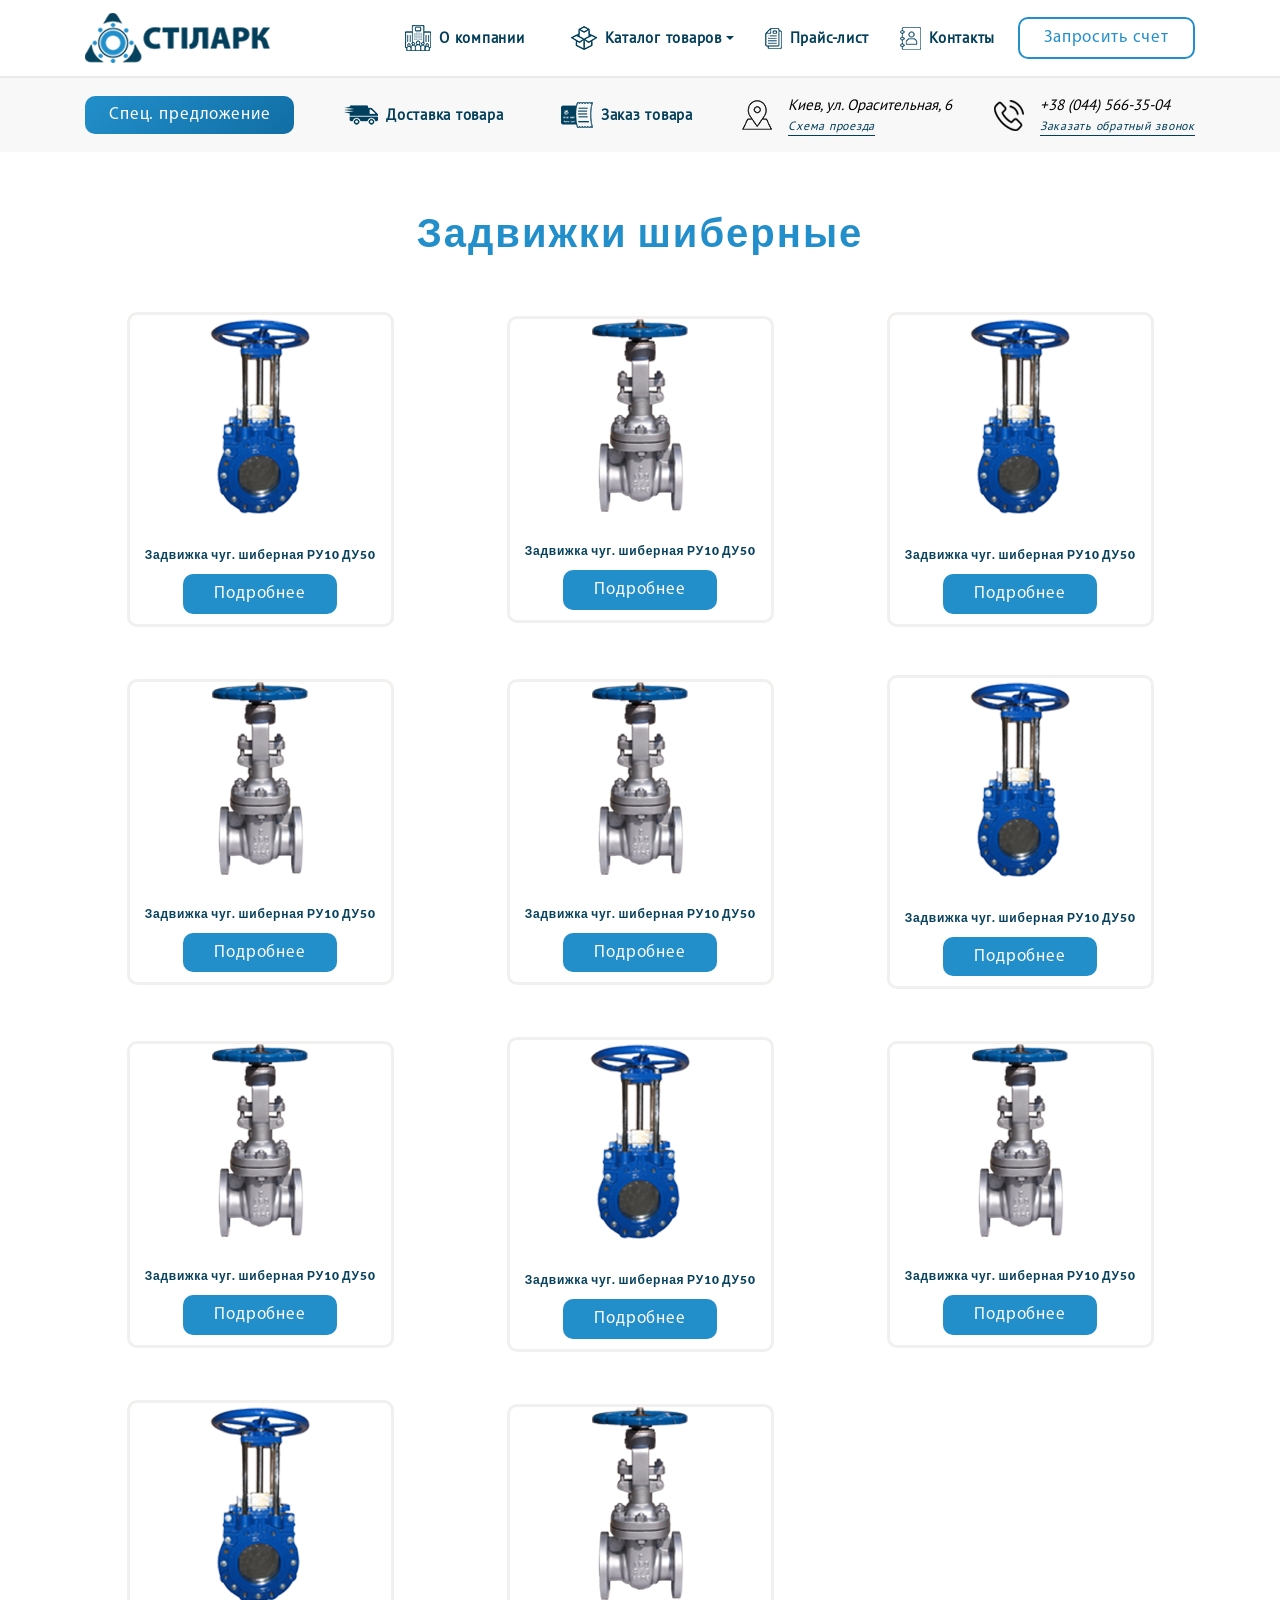
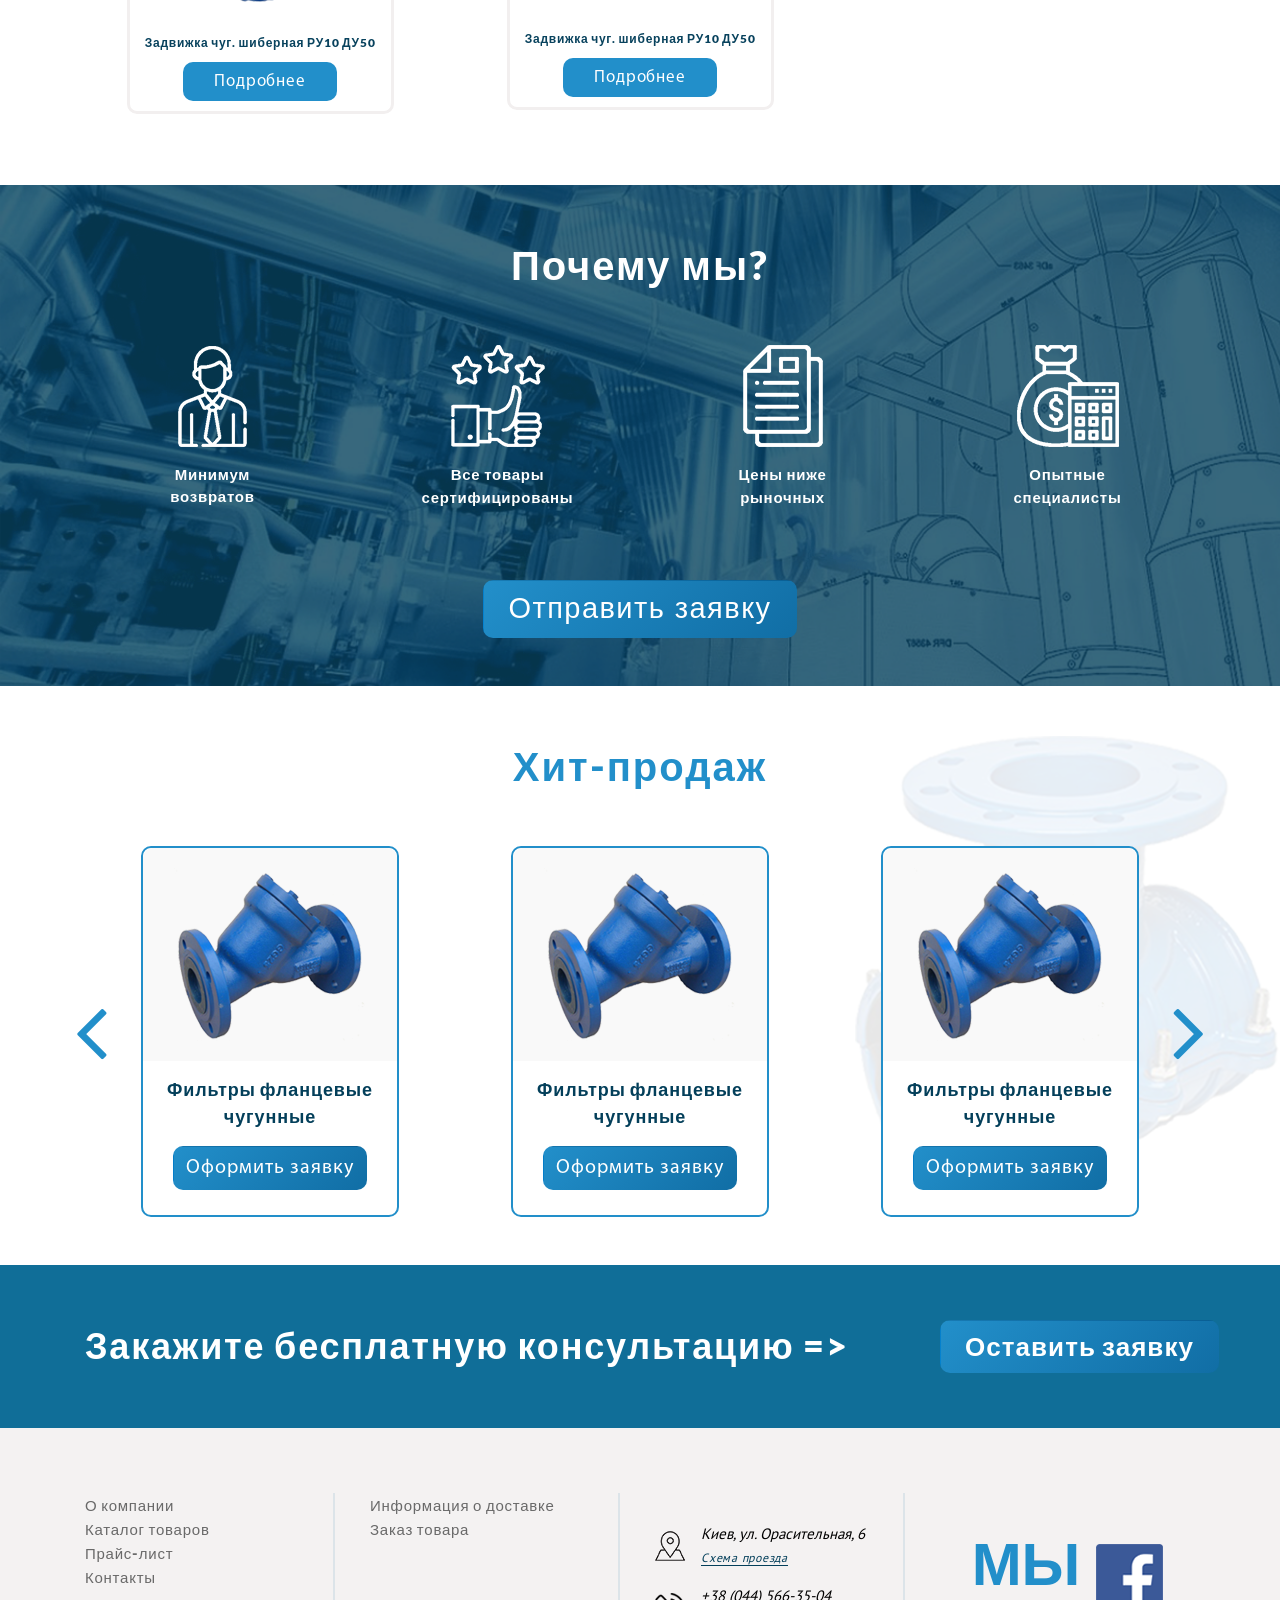
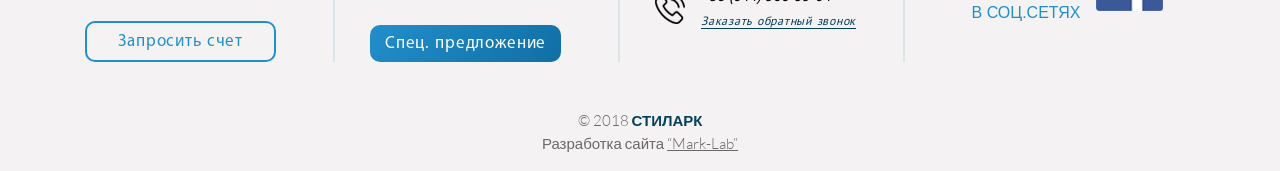
<file: src/products.html>
<!DOCTYPE html>
<html lang="en">

<head>
    <meta charset="UTF-8">
    <meta name="viewport" content="width=device-width, initial-scale=1.0">
    <meta http-equiv="X-UA-Compatible" content="ie=edge">
    <title>Стіларк</title>

    <!-- Latest compiled and minified CSS -->
    <link rel="stylesheet" href="css/bootstrap.min.css">
    <!-- Main Style-->
    <link rel="stylesheet" href="css/main.css">
    <!-- Latest compiled and minified FontAwesome -->
    <link rel="stylesheet" href="https://maxcdn.bootstrapcdn.com/font-awesome/4.7.0/css/font-awesome.min.css">
    <!-- FavIcon -->
    <link rel="shortcut icon" href="favicon.ico" type="image/x-icon">

</head>

<body>

    <!-- Start navigation -->
    <nav class="navbar navbar-expand-lg">
        <div class="container">
            <a class="navbar-brand" href="index.html">
                <img src="img/home/logo.png" alt="Brand">
            </a>
            <button class="navbar-toggler" type="button" data-toggle="collapse" data-target=".navbars" aria-controls="navbarsExampleDefault"
                aria-expanded="false" aria-label="Toggle navigation">
                <i class="fa fa-bars" aria-hidden="true"></i>
            </button>

            <div class="navbars collapse navbar-collapse" id="navbarsExampleDefault">
                <ul class="navbar-nav d-flex align-items-center ml-auto">
                    <li class="nav-item">
                        <a class="nav-link d-flex align-items-center gradient-animation" href="about-company.html"><img
                                class="pr-2" src="img/home/menu-icon-1.png" alt="menu-icon">
                            О компании</a>
                    </li>
                    <li class="nav-item">
                    <li class="nav-item dropdown">
                        <a class="nav-link dropdown-toggle d-flex align-items-center gradient-animation" href="#" id="dropdown01"
                            data-toggle="dropdown" aria-haspopup="true" aria-expanded="false"><img class="pr-2" src="img/home/menu-icon-2.png"
                                alt="menu-icon">Каталог товаров</a>
                        <div class="dropdown-menu" aria-labelledby="dropdown01">
                            <a class="dropdown-item" href="#">Задвижки</a>
                            <a class="dropdown-item" href="#">Затворы Баттерфляй</a>
                            <a class="dropdown-item" href="#">Вентили запорные</a>
                            <a class="dropdown-item" href="#">Клапаны обратные</a>
                            <a class="dropdown-item" href="#">Фланцы</a>
                            <a class="dropdown-item" href="#">Краны шаровые
                                фланцевые</a>
                            <a class="dropdown-item" href="#">Краны шаровые
                                муфтовые</a>
                        </div>
                    </li>
                    </li>
                    <li class="nav-item">
                        <a class="nav-link d-flex align-items-center gradient-animation" href="price.html"><img class="pr-2"
                                src="img/home/menu-icon-3.png" alt="menu-icon">
                            Прайс-лист</a>
                    </li>
                    <li class="nav-item">
                        <a class="nav-link d-flex align-items-center gradient-animation" href="contacts.html"><img
                                class="pr-2" src="img/home/menu-icon-4.png" alt="menu-icon">
                            Контакты</a>
                    </li>
                    <li class="nav-item">
                        <a class=" transition-btn btn px-2 px-xl-4" href="#">
                            Запросить счет</a>
                    </li>
                </ul>
            </div>
        </div>
    </nav>

    <nav class="navbar navbar-expand-lg second-navbar py-xl-3 py-lg-3">
        <div class="container">
            <div class="navbars collapse navbar-collapse">
                <ul class="navbar-nav d-flex align-items-center w-100 justify-content-between">
                    <li class="nav-item">
                        <a class="shine-btn btn px-4" href="#">
                            Спец. предложение</a>
                    </li>
                    <li class="nav-item">
                        <a class="nav-link d-flex align-items-center gradient-animation" href="delivery.html"><img
                                class="pr-2" src="img/home/menu-icon-5.png" alt="menu-icon">
                            Доставка товара</a>
                    </li>

                    <li class="nav-item">
                        <a class="nav-link d-flex align-items-center gradient-animation" href="order.html"><img class="pr-2"
                                src="img/home/menu-icon-6.png" alt="menu-icon">
                            Заказ товара</a>
                    </li>
                    <li class="nav-item d-flex align-items-center social">
                        <div class="pr-3">
                            <img src="img/home/location-icon.png" alt="Icon">
                        </div>
                        <div>
                            <p class="mb-0">Киев, ул. Орасительная, 6</p>
                            <a href="#">Схема проезда</a>
                        </div>
                    </li>
                    <li class="nav-item d-flex align-items-center social">
                        <div class="pr-3">
                            <img src="img/home/phone-icon.png" alt="Icon">
                        </div>
                        <div>
                            <p class="mb-0">+38 (044) 566-35-04</p>
                            <a href="#">Заказать обратный звонок</a>
                        </div>
                    </li>

                </ul>
            </div>
        </div>
    </nav>
    <!-- End Navigation -->

    <!-- Start SECTION: Catalog -->
    <section id="catalog">
        <div class="container">
            <div class="row">
                <div class="col-12">
                    <h1 class="text-center mb-0 catalog-title">Задвижки шиберные</h1>
                </div>

                <div class="col-sm-6 col-md-4 col-lg-4 mb-5 catalog d-flex justify-content-center align-items-center">
                    <div class="catalog-card d-flex justify-content-center align-items-center">
                        <div class="catalog__item">
                            <div class="catalog__item-img">
                                <img src="img/category/item-1.png" alt="Catalog Item">
                            </div>
                            <div class="catalog__item-text">
                                <p class="mb-0 text-center">Задвижка чуг. шиберная
                                    РУ10 ДУ50</p>
                            </div>
                            <div class="catalog__item-button">
                                <a href="details.html" class="btn">Подробнее</a>
                            </div>
                        </div>
                    </div>
                </div>

                <div class="col-sm-6 col-md-4 col-lg-4 mb-5 catalog d-flex justify-content-center align-items-center">
                    <div class="catalog-card d-flex justify-content-center align-items-center">
                        <div class="catalog__item">
                            <div class="catalog__item-img">
                                <img src="img/category/item-2.png" alt="Catalog Item">
                            </div>
                            <div class="catalog__item-text">
                                <p class="mb-0 text-center">Задвижка чуг. шиберная
                                    РУ10 ДУ50</p>
                            </div>
                            <div class="catalog__item-button">
                                <a href="details.html" class="btn">Подробнее</a>
                            </div>
                        </div>
                    </div>
                </div>

                <div class="col-sm-6 col-md-4 col-lg-4 mb-5 catalog d-flex justify-content-center align-items-center">
                    <div class="catalog-card d-flex justify-content-center align-items-center">
                        <div class="catalog__item">
                            <div class="catalog__item-img">
                                <img src="img/category/item-1.png" alt="Catalog Item">
                            </div>
                            <div class="catalog__item-text">
                                <p class="mb-0 text-center">Задвижка чуг. шиберная
                                    РУ10 ДУ50</p>
                            </div>
                            <div class="catalog__item-button">
                                <a href="details.html" class="btn">Подробнее</a>
                            </div>
                        </div>
                    </div>
                </div>

                <div class="col-sm-6 col-md-4 col-lg-4 mb-5 catalog d-flex justify-content-center align-items-center">
                    <div class="catalog-card d-flex justify-content-center align-items-center">
                        <div class="catalog__item">
                            <div class="catalog__item-img">
                                <img src="img/category/item-2.png" alt="Catalog Item">
                            </div>
                            <div class="catalog__item-text">
                                <p class="mb-0 text-center">Задвижка чуг. шиберная
                                    РУ10 ДУ50</p>
                            </div>
                            <div class="catalog__item-button">
                                <a href="details.html" class="btn">Подробнее</a>
                            </div>
                        </div>
                    </div>
                </div>

                <div class="col-sm-6 col-md-4 col-lg-4 mb-5 catalog d-flex justify-content-center align-items-center">
                    <div class="catalog-card d-flex justify-content-center align-items-center">
                        <div class="catalog__item">
                            <div class="catalog__item-img">
                                <img src="img/category/item-2.png" alt="Catalog Item">
                            </div>
                            <div class="catalog__item-text">
                                <p class="mb-0 text-center">Задвижка чуг. шиберная
                                    РУ10 ДУ50</p>
                            </div>
                            <div class="catalog__item-button">
                                <a href="details.html" class="btn">Подробнее</a>
                            </div>
                        </div>
                    </div>
                </div>

                <div class="col-sm-6 col-md-4 col-lg-4 mb-5 catalog d-flex justify-content-center align-items-center">
                    <div class="catalog-card d-flex justify-content-center align-items-center">
                        <div class="catalog__item">
                            <div class="catalog__item-img">
                                <img src="img/category/item-1.png" alt="Catalog Item">
                            </div>
                            <div class="catalog__item-text">
                                <p class="mb-0 text-center">Задвижка чуг. шиберная
                                    РУ10 ДУ50</p>
                            </div>
                            <div class="catalog__item-button">
                                <a href="details.html" class="btn">Подробнее</a>
                            </div>
                        </div>
                    </div>
                </div>

                <div class="col-sm-6 col-md-4 col-lg-4 mb-5 catalog d-flex justify-content-center align-items-center">
                    <div class="catalog-card d-flex justify-content-center align-items-center">
                        <div class="catalog__item">
                            <div class="catalog__item-img">
                                <img src="img/category/item-2.png" alt="Catalog Item">
                            </div>
                            <div class="catalog__item-text">
                                <p class="mb-0 text-center">Задвижка чуг. шиберная
                                    РУ10 ДУ50</p>
                            </div>
                            <div class="catalog__item-button">
                                <a href="details.html" class="btn">Подробнее</a>
                            </div>
                        </div>
                    </div>
                </div>

                <div class="col-sm-6 col-md-4 col-lg-4 mb-5 catalog d-flex justify-content-center align-items-center">
                    <div class="catalog-card d-flex justify-content-center align-items-center">
                        <div class="catalog__item">
                            <div class="catalog__item-img">
                                <img src="img/category/item-1.png" alt="Catalog Item">
                            </div>
                            <div class="catalog__item-text">
                                <p class="mb-0 text-center">Задвижка чуг. шиберная
                                    РУ10 ДУ50</p>
                            </div>
                            <div class="catalog__item-button">
                                <a href="details.html" class="btn">Подробнее</a>
                            </div>
                        </div>
                    </div>
                </div>

                <div class="col-sm-6 col-md-4 col-lg-4 mb-5 catalog d-flex justify-content-center align-items-center">
                    <div class="catalog-card d-flex justify-content-center align-items-center">
                        <div class="catalog__item">
                            <div class="catalog__item-img">
                                <img src="img/category/item-2.png" alt="Catalog Item">
                            </div>
                            <div class="catalog__item-text">
                                <p class="mb-0 text-center">Задвижка чуг. шиберная
                                    РУ10 ДУ50</p>
                            </div>
                            <div class="catalog__item-button">
                                <a href="details.html" class="btn">Подробнее</a>
                            </div>
                        </div>
                    </div>
                </div>

                <div class="col-sm-6 col-md-4 col-lg-4 mb-5 catalog d-flex justify-content-center align-items-center">
                    <div class="catalog-card d-flex justify-content-center align-items-center">
                        <div class="catalog__item">
                            <div class="catalog__item-img">
                                <img src="img/category/item-1.png" alt="Catalog Item">
                            </div>
                            <div class="catalog__item-text">
                                <p class="mb-0 text-center">Задвижка чуг. шиберная
                                    РУ10 ДУ50</p>
                            </div>
                            <div class="catalog__item-button">
                                <a href="details.html" class="btn">Подробнее</a>
                            </div>
                        </div>
                    </div>
                </div>

                <div class="col-sm-6 col-md-4 col-lg-4 mb-5 catalog d-flex justify-content-center align-items-center">
                    <div class="catalog-card d-flex justify-content-center align-items-center">
                        <div class="catalog__item">
                            <div class="catalog__item-img">
                                <img src="img/category/item-2.png" alt="Catalog Item">
                            </div>
                            <div class="catalog__item-text">
                                <p class="mb-0 text-center">Задвижка чуг. шиберная
                                    РУ10 ДУ50</p>
                            </div>
                            <div class="catalog__item-button">
                                <a href="details.html" class="btn">Подробнее</a>
                            </div>
                        </div>
                    </div>
                </div>

            </div>
        </div>
    </section>

    <!-- End SECTION: Catalog -->

    <!-- Start SECTION: Why We  -->
    <section id="why-we" class="pb-5">
        <div class="container">
            <div class="row justify-content-around">
                <div class="col-12">
                    <h1 class="mb-0 section-title text-center">Почему мы?</h1>
                </div>
                <div class="col-sm-6 col-md-2 col-lg-2 mb-4 why d-flex justify-content-center flex-column align-items-center">
                    <div class="why__icon">
                        <img src="img/home/why-1.png" alt="Icon">
                    </div>
                    <div class="why__text mt-3">
                        <p>Минимум
                            возвратов</p>
                    </div>
                </div>

                <div class="col-sm-6 col-md-2 col-lg-2 mb-4 why d-flex justify-content-center flex-column align-items-center">
                    <div class="why__icon">
                        <img src="img/home/why-2.png" alt="Icon">
                    </div>
                    <div class="why__text mt-3">
                        <p>Все товары
                            сертифицированы</p>
                    </div>
                </div>

                <div class="col-sm-6 col-md-2 col-lg-2 mb-4 why d-flex justify-content-center flex-column align-items-center">
                    <div class="why__icon">
                        <img src="img/home/why-3.png" alt="Icon">
                    </div>
                    <div class="why__text mt-3">
                        <p>Цены ниже
                            рыночных</p>
                    </div>
                </div>

                <div class="col-sm-6 col-md-2 col-lg-2 mb-4 why d-flex justify-content-center flex-column align-items-center">
                    <div class="why__icon">
                        <img src="img/home/why-4.png" alt="Icon">
                    </div>
                    <div class="why__text mt-3">
                        <p>Опытные
                            специалисты</p>
                    </div>
                </div>

                <div class="col-12 button">
                    <button class="shine-btn btn d-block mx-auto px-4">Отправить заявку</button>
                </div>
            </div>
        </div>
    </section>
    <!-- End SECTION: Why We -->

    <!-- Start SECTION: Bestseller -->
    <section id="bestseller" class="our-production pb-5">
        <div class="container">
            <div class="row">
                <div class="col-12">
                    <h1 class="text-center mb-0 section-title">Хит-продаж</h1>
                </div>
                <div class="col-lg-12">
                    <div id="carouselProduction" class="carousel slide" data-ride="false" data-interval="false">
                        <div class="carousel-inner carousel-production-inner row w-100 mx-auto" role="listbox">

                            <div class="carousel-production-item carousel-item col-md-4 col-lg-4 productionsSliderItem active">
                                <div class="text-center mx-auto card">
                                    <div class="cover">
                                        <img class="img-fluid mx-auto d-block" src="img/home/bestseller-1.png" alt="slide 1">
                                    </div>
                                    <p>Фильтры фланцевые чугунные</p>
                                    <button class="shine-btn btn mx-auto" data-toggle="modal">Оформить заявку</button>
                                </div>
                            </div>
                            <div class="carousel-production-item carousel-item col-md-4 col-lg-4 productionsSliderItem">
                                <div class="text-center mx-auto card">
                                    <div class="cover">
                                        <img class="img-fluid mx-auto d-block" src="img/home/bestseller-1.png" alt="slide 1">
                                    </div>
                                    <p>Фильтры фланцевые чугунные</p>
                                    <button class="shine-btn btn mx-auto" data-toggle="modal">Оформить заявку</button>
                                </div>
                            </div>
                            <div class="carousel-production-item carousel-item col-md-4 col-lg-4 productionsSliderItem">
                                <div class="text-center mx-auto card">
                                    <div class="cover">
                                        <img class="img-fluid mx-auto d-block" src="img/home/bestseller-1.png" alt="slide 1">
                                    </div>
                                    <p>Фильтры фланцевые чугунные</p>
                                    <button class="shine-btn btn mx-auto" data-toggle="modal">Оформить заявку</button>
                                </div>
                            </div>
                            <div class="carousel-production-item carousel-item col-md-4 col-lg-4 productionsSliderItem">
                                <div class="text-center mx-auto card">
                                    <div class="cover">
                                        <img class="img-fluid mx-auto d-block" src="img/home/bestseller-1.png" alt="slide 1">
                                    </div>
                                    <p>Фильтры фланцевые чугунные 2</p>
                                    <button class="shine-btn btn mx-auto" data-toggle="modal">Оформить заявку</button>
                                </div>
                            </div>
                            <div class="carousel-production-item carousel-item col-md-4 col-lg-4 productionsSliderItem">
                                <div class="text-center mx-auto card">
                                    <div class="cover">
                                        <img class="img-fluid mx-auto d-block" src="img/home/bestseller-1.png" alt="slide 1">
                                    </div>
                                    <p>Фильтры фланцевые чугунные 2</p>
                                    <button class="shine-btn btn mx-auto" data-toggle="modal">Оформить заявку</button>
                                </div>
                            </div>
                        </div>
                        <a class="carousel-controls carousel-control-prev" href="#carouselProduction" role="button"
                            data-slide="prev">
                            <i class="fa fa-angle-left" aria-hidden="true"></i>
                            <span class="sr-only">Previous</span>
                        </a>
                        <a class="carousel-controls carousel-control-next text-faded" href="#carouselProduction" role="button"
                            data-slide="next">
                            <i class="fa fa-angle-right" aria-hidden="true"></i>
                            <span class="sr-only">Next</span>
                        </a>
                    </div>
                </div>
            </div>
        </div>
    </section>
    <!-- End SECTION: Bestseller -->

    <!-- Start SECTION: Get call -->
    <section id="get-call">
        <div class="container">
            <div class="row align-items-center">
                <div class="col-md-8 col-lg-8 col-xl-9">
                    <h2 class="mb-0">Закажите бесплатную консультацию =></h2>
                </div>
                <div class="col-md-4 col-lg-4 col-xl-3">
                    <button class="shine-btn btn px-4">Оставить заявку</button>
                </div>
            </div>
        </div>
    </section>
    <!-- End SECTION: Get call -->

    <!-- Start Footer -->
    <footer>
        <div class="container">
            <div class="row">
                <div class="col-sm-6 col-lg-4 col-xl-3 mb-5 d-flex flex-column justify-content-end footer-col">
                    <ul class="list-unstyled mb-0">
                        <li><a class="hover-underline-animation" href="about-company.html">О компании</a></li>
                        <li><a class="hover-underline-animation" href="index.html#catalog">Каталог товаров</a></li>
                        <li><a class="hover-underline-animation" href="price.html">Прайс-лист</a></li>
                        <li><a class="hover-underline-animation" href="contacts.html">Контакты</a></li>
                    </ul>
                    <button class="btn outline w-75">Запросить счет</button>
                </div>
                <div class="col-sm-6 col-lg-4 col-xl-3 mb-5 d-flex flex-column justify-content-between footer-col">
                    <ul class="list-unstyled mb-0">
                        <li><a class="hover-underline-animation" href="delivery.html">Информация о доставке</a></li>
                        <li><a class="hover-underline-animation" href="order.html">Заказ товара</a></li>
                    </ul>
                    <button class="shine-btn btn default-btn w-75">Спец. предложение</button>
                </div>
                <div class="col-sm-6 col-lg-4 col-xl-3 mb-5 d-flex align-items-center social footer-col">
                    <ul class="list-unstyled mb-0">
                        <li class="d-flex align-items-center mb-3">
                            <div class="pr-3">
                                <img src="img/home/location-icon.png" alt="Icon">
                            </div>
                            <div>
                                <p class="mb-0">Киев, ул. Орасительная, 6</p>
                                <a href="#">Схема проезда</a>
                            </div>
                        </li>
                        <li class="d-flex align-items-center">
                            <div class="pr-3">
                                <img src="img/home/phone-icon.png" alt="Icon">
                            </div>
                            <div>
                                <p class="mb-0">+38 (044) 566-35-04</p>
                                <a href="#">Заказать обратный звонок</a>
                            </div>
                        </li>
                    </ul>
                </div>
                <div class="col-sm-6 col-lg-4 col-xl-3 mb-5 d-flex align-items-center justify-content-center fb">
                    <div class="text-center pr-3">
                        <h2 class="mb-0">МЫ </h2>
                        <p class="mb-0">В СОЦ.СЕТЯХ</p>
                    </div>
                    <div>
                        <a href="http://www.facebook.com" target="_blank">
                            <img src="img/home/fb.png" alt="Icon">
                        </a>
                    </div>
                </div>
                <div class="col-12 bottom-footer pb-3">
                    <p class="text-center mb-0">© 2018 <span>СТИЛАРК</span></p>
                    <p class="text-center mb-0">Разработка сайта <a href="https://mark-lab.biz/" target="_blank">“Mark-Lab”</a></p>
                </div>
            </div>
        </div>
    </footer>
    <!-- End Footer -->

    <!-- Optional JavaScript -->
    <!-- jQuery first, then Popper.js, then Bootstrap JS -->
    <script src="js/jquery-3.3.1.slim.min.js"></script>
    <script src="js/popper.min.js"></script>
    <script src="js/bootstrap.min.js"></script>

    <!-- Main JavaScript File -->
    <script src="js/main.js"></script>
</body>

</html>
</file>
<file: src/css/main.css>
@font-face {
  font-family: "Lato";
  src: url("../fonts/Lato/Lato-Black.ttf") format("truetype"); }

@font-face {
  font-family: "Lato-Light";
  src: url("../fonts/Lato/Lato-Light.ttf") format("truetype"); }

@font-face {
  font-family: "MyriadPro";
  src: url("../fonts/Myriad/MyriadPro.otf") format("truetype"); }

@font-face {
  font-family: "PT-Sans";
  src: url("../fonts/PT-Sans/pt-sans.ttf") format("truetype"); }

@font-face {
  font-family: "Mania";
  src: url("../fonts/Mania/copyfonts.com_mania-oblique-opentype.ttf") format("truetype"); }

.gradient-animation:hover {
  -webkit-mask-image: linear-gradient(-75deg, rgba(0, 0, 0, 0.6) 30%, #000 50%, rgba(0, 0, 0, 0.7) 70%);
  -webkit-mask-size: 200%;
  animation: shine 1.2s infinite; }

@-webkit-keyframes shine {
  from {
    -webkit-mask-position: 150%; }
  to {
    -webkit-mask-position: -50%; } }

.shine-btn {
  border-radius: 10px;
  background: linear-gradient(-45deg, #0694ea, #004d80, #228fca);
  background-size: 400% 400%;
  -webkit-animation: Gradient 5s ease infinite;
  -moz-animation: Gradient 5s ease infinite;
  animation: Gradient 5s ease infinite; }

@-webkit-keyframes Gradient {
  0% {
    background-position: 0% 50%; }
  50% {
    background-position: 100% 50%; }
  100% {
    background-position: 0% 50%; } }

@-moz-keyframes Gradient {
  0% {
    background-position: 0% 50%; }
  50% {
    background-position: 100% 50%; }
  100% {
    background-position: 0% 50%; } }

@keyframes Gradient {
  0% {
    background-position: 0% 50%; }
  50% {
    background-position: 100% 50%; }
  100% {
    background-position: 0% 50%; } }

.hover-underline-animation:after {
  content: "";
  position: absolute;
  width: 100%;
  transform: scaleX(0);
  height: 1px;
  bottom: 0;
  left: 0;
  background-color: #08425d;
  transform-origin: bottom right;
  transition: transform 0.25s ease-out; }

.hover-underline-animation:hover:after {
  transform: scaleX(1);
  transform-origin: bottom left; }

#getCallModal.show {
  display: flex !important; }
  #getCallModal.show .modal-dialog {
    margin: auto; }

#getCallModal .modal-header {
  border-bottom: unset;
  padding: 0; }
  #getCallModal .modal-header button {
    color: #033f5a;
    opacity: 1;
    font-size: 40px; }

#getCallModal .modal-content {
  padding: 20px 30px;
  border-radius: unset;
  border: 8px #033f5a solid; }

#getCallModal .modal-body {
  padding-top: 0; }
  #getCallModal .modal-body input {
    background-color: #f8f8f8;
    border: unset;
    border-radius: 10px;
    padding: 25px 35px;
    margin-top: 30px;
    width: 100%;
    margin: 0 auto; }
    #getCallModal .modal-body input:focus {
      box-shadow: unset; }
    #getCallModal .modal-body input::-webkit-input-placeholder {
      /* Chrome/Opera/Safari */
      color: #ced4da;
      font-size: em(15); }
    #getCallModal .modal-body input::-moz-placeholder {
      /* Firefox 19+ */
      color: #ced4da;
      font-size: em(15); }
    #getCallModal .modal-body input:-ms-input-placeholder {
      /* IE 10+ */
      color: #ced4da;
      font-size: em(15); }
    #getCallModal .modal-body input:-moz-placeholder {
      /* Firefox 18- */
      color: #ced4da;
      font-size: em(15); }
  #getCallModal .modal-body h1 {
    font-size: 28px;
    color: #033f5a;
    font-family: "Lato-Regular", sans-serif;
    font-weight: bold; }
  #getCallModal .modal-body p {
    font-size: 16px;
    font-family: "Lato-Regular", sans-serif;
    font-weight: bold;
    color: #033f5a; }
  #getCallModal .modal-body input[type="submit"] {
    font-family: "Lato-Regular", sans-serif;
    font-weight: bold;
    font-size: 18px;
    border-radius: 10px;
    background-color: #033f5a;
    color: #fff;
    padding: 10px 50px; }

@media screen and (max-width: 575px) {
  #getCallModal .modal-content {
    padding: 20px 10px;
    border-radius: unset;
    border: unset; }
  #getCallModal .modal-body h1 {
    font-size: 22px; }
  #getCallModal .modal-body p {
    font-size: 12px; }
  #getCallModal .modal-body input[type="submit"] {
    font-size: 14px; } }

#getMap.show {
  display: flex !important; }
  #getMap.show .modal-dialog {
    margin: auto; }

#getMap .modal-dialog {
  width: 100%; }

#getMap .modal-header {
  background-color: #033f5a;
  border-bottom: unset;
  align-items: center; }
  #getMap .modal-header h5 {
    font-family: "Lato-Regular", sans-serif;
    font-weight: bold;
    font-size: 16px;
    color: #fff; }
  #getMap .modal-header button {
    color: #fff;
    opacity: 1; }
    #getMap .modal-header button span {
      display: block;
      margin-bottom: 10px; }

#getMap .modal-body {
  padding: 0; }
  #getMap .modal-body iframe {
    width: 100%;
    height: 450px; }

nav.navbar {
  font-family: "PT-Sans", sans-serif; }
  nav.navbar.second-navbar {
    background-color: #f8f8f8;
    border-top: 2px #eaeaea solid; }
    nav.navbar.second-navbar ul.navbar-nav li:first-child a {
      background-color: #228fca;
      color: #fff; }
  nav.navbar .navbar-toggler i.fa {
    color: #228fca; }
  nav.navbar ul.navbar-nav li {
    padding-right: 15px; }
    nav.navbar ul.navbar-nav li:last-child {
      padding-right: unset; }
    nav.navbar ul.navbar-nav li a {
      font-size: 15px;
      font-weight: bold;
      letter-spacing: 0.75px;
      color: #033f5a; }
      nav.navbar ul.navbar-nav li a.btn {
        font-family: "MyriadPro", sans-serif;
        border: 2px solid #228fca;
        border-radius: 10px;
        color: #228fca;
        font-size: 17px;
        font-weight: 400;
        letter-spacing: 0.85px;
        transition: 1s ease; }
        nav.navbar ul.navbar-nav li a.btn.shine-btn {
          border: unset; }
        nav.navbar ul.navbar-nav li a.btn.transition-btn:hover {
          color: #fff;
          background: #228fca; }
    nav.navbar ul.navbar-nav li.social div:nth-child(2) {
      display: flex;
      flex-direction: column;
      justify-content: flex-start;
      align-items: start; }
    nav.navbar ul.navbar-nav li.social p {
      font-size: 15px;
      color: #000;
      font-style: italic; }
    nav.navbar ul.navbar-nav li.social a {
      font-size: 12px;
      border-bottom: 1px solid #033f5a;
      color: #033f5a;
      font-style: italic;
      font-weight: normal; }
      nav.navbar ul.navbar-nav li.social a:hover {
        text-decoration: none; }
  @media screen and (max-width: 991px) {
    nav.navbar .navbar-toggler:focus,
    nav.navbar .navbar-toggler:hover {
      outline: unset; }
    nav.navbar .navbar-collapse {
      background: rgba(255, 255, 255, 0.95);
      position: absolute;
      top: 58px;
      right: 0px;
      left: 0px;
      z-index: 100;
      height: 80vh;
      transition: all 0.5s; }
      nav.navbar .navbar-collapse ul {
        transition: all 0.5s;
        height: 100%;
        justify-content: center; }
        nav.navbar .navbar-collapse ul .dropdown-menu {
          background-color: unset;
          border: unset; }
    nav.navbar.second-navbar {
      display: none; } }
  @media screen and (min-width: 992px) and (max-width: 1199px) {
    nav.navbar a.navbar-brand img {
      max-width: 125px; }
    nav.navbar ul.navbar-nav li a {
      font-size: 12px; }
      nav.navbar ul.navbar-nav li a.btn {
        font-size: 13px; }
    nav.navbar ul.navbar-nav li.social p {
      font-size: 10px; }
    nav.navbar ul.navbar-nav li.social a {
      font-size: 11px;
      text-align: center; } }
  @media screen and (max-width: 991px) {
    nav.navbar a.navbar-brand img {
      max-width: 100px; } }

header {
  min-height: 620px; }
  header #header-carousel {
    font-family: "PT-Sans", sans-serif; }
    header #header-carousel .carousel-indicators li {
      border-radius: 50%;
      width: 10px;
      height: 10px; }
    header #header-carousel .carousel-control {
      width: 8%;
      opacity: 0.8; }
      header #header-carousel .carousel-control i.fa {
        font-size: 80px; }
    header #header-carousel .carousel-item {
      min-height: 620px;
      height: 100%;
      background: url("../img/home/carousel_bg.png");
      background-size: cover;
      background-repeat: no-repeat no-repeat; }
      header #header-carousel .carousel-item .left-side {
        padding-top: 75px; }
        header #header-carousel .carousel-item .left-side__head-text {
          padding-top: 90px;
          color: white; }
          header #header-carousel .carousel-item .left-side__head-text h1 {
            font-size: 33px;
            font-weight: 700;
            letter-spacing: 1.75px; }
            header #header-carousel .carousel-item .left-side__head-text h1 span {
              font-size: 55px;
              letter-spacing: 2.75px; }
          header #header-carousel .carousel-item .left-side__head-text p {
            font-size: 19px;
            color: #c2c0c0;
            letter-spacing: 0.95px; }
        header #header-carousel .carousel-item .left-side__btn {
          padding-top: 58px; }
          header #header-carousel .carousel-item .left-side__btn button {
            font-family: "MyriadPro", sans-serif;
            background-color: #ff7200;
            color: white;
            font-size: 37px;
            letter-spacing: 1.85px;
            font-weight: 400;
            border-radius: 10px;
            transition: 0.75s ease; }
            header #header-carousel .carousel-item .left-side__btn button:hover {
              background-color: #ff4700; }
  @media screen and (min-width: 992px) and (max-width: 1199px) {
    header {
      min-height: unset; }
      header #header-carousel .carousel-control i.fa {
        font-size: 80px; }
      header #header-carousel .carousel-item {
        min-height: 440px;
        background-size: cover; }
        header #header-carousel .carousel-item .left-side {
          padding-top: 80px;
          padding-left: 50px; }
          header #header-carousel .carousel-item .left-side__logo img {
            max-width: 175px; }
          header #header-carousel .carousel-item .left-side__head-text {
            padding-top: 20px; }
            header #header-carousel .carousel-item .left-side__head-text h1 {
              font-size: 22px; }
              header #header-carousel .carousel-item .left-side__head-text h1 span {
                font-size: 28px; }
            header #header-carousel .carousel-item .left-side__head-text p {
              font-size: 14px; }
          header #header-carousel .carousel-item .left-side__btn {
            padding-top: 30px; }
            header #header-carousel .carousel-item .left-side__btn button {
              font-size: 20px; } }
  @media screen and (min-width: 768px) and (max-width: 991px) {
    header {
      min-height: unset; }
      header #header-carousel .carousel-control i.fa {
        font-size: 60px; }
      header #header-carousel .carousel-item {
        min-height: unset;
        height: 370px;
        background-size: cover; }
        header #header-carousel .carousel-item .left-side {
          padding-top: 80px;
          padding-left: 50px; }
          header #header-carousel .carousel-item .left-side__logo img {
            max-width: 125px; }
          header #header-carousel .carousel-item .left-side__head-text {
            padding-top: 20px; }
            header #header-carousel .carousel-item .left-side__head-text h1 {
              font-size: 15px; }
              header #header-carousel .carousel-item .left-side__head-text h1 span {
                font-size: 22px; }
            header #header-carousel .carousel-item .left-side__head-text p {
              font-size: 12px; }
          header #header-carousel .carousel-item .left-side__btn {
            padding-top: 30px; }
            header #header-carousel .carousel-item .left-side__btn button {
              font-size: 15px; } }
  @media screen and (min-width: 576px) and (max-width: 767px) {
    header {
      min-height: unset; }
      header #header-carousel .carousel-control i.fa {
        font-size: 60px; }
      header #header-carousel .carousel-item {
        min-height: unset;
        height: 270px;
        background-size: cover; }
        header #header-carousel .carousel-item .left-side {
          padding-top: 40px;
          padding-left: 10px; }
          header #header-carousel .carousel-item .left-side__logo img {
            max-width: 100px; }
          header #header-carousel .carousel-item .left-side__head-text {
            padding-top: 20px; }
            header #header-carousel .carousel-item .left-side__head-text h1 {
              font-size: 14px; }
              header #header-carousel .carousel-item .left-side__head-text h1 span {
                font-size: 18px; }
            header #header-carousel .carousel-item .left-side__head-text p {
              font-size: 12px; }
          header #header-carousel .carousel-item .left-side__btn {
            padding-top: 15px; }
            header #header-carousel .carousel-item .left-side__btn button {
              font-size: 15px; } }
  @media screen and (max-width: 575px) {
    header {
      min-height: unset; }
      header #header-carousel ol.carousel-indicators {
        display: none; }
      header #header-carousel .carousel-control i.fa {
        font-size: 60px; }
      header #header-carousel .carousel-item {
        min-height: unset;
        height: 200px;
        background-size: cover; }
        header #header-carousel .carousel-item .left-side {
          padding-top: 10px;
          padding-left: 20px; }
          header #header-carousel .carousel-item .left-side__logo {
            display: none; }
          header #header-carousel .carousel-item .left-side__head-text {
            padding-top: 30px; }
            header #header-carousel .carousel-item .left-side__head-text h1 {
              font-size: 12px; }
              header #header-carousel .carousel-item .left-side__head-text h1 span {
                font-size: 12px;
                font-weight: bold; }
            header #header-carousel .carousel-item .left-side__head-text p {
              font-size: 12px; }
          header #header-carousel .carousel-item .left-side__btn {
            padding-top: 0px; }
            header #header-carousel .carousel-item .left-side__btn button {
              font-size: 12px; } }

#catalog {
  padding-bottom: 23px; }
  #catalog .catalog-title {
    font-family: "Lato", sans-serif;
    font-weight: bold;
    padding: 56px 0;
    color: #228fca;
    letter-spacing: 2px;
    font-size: 40px; }
    @media screen and (max-width: 576px) {
      #catalog .catalog-title {
        padding: 25px 0;
        font-size: 28px; } }
  #catalog .catalog .catalog-card .catalog__item-text p {
    font-size: 12px;
    letter-spacing: 0.75px; }
  #catalog .catalog a.link,
  #catalog .catalog .catalog-card {
    position: relative;
    min-height: 282px;
    width: 267px;
    border-radius: 10px;
    border: 3px solid #f2efef;
    transition: 0.5s ease-in-out; }
    #catalog .catalog a.link:hover,
    #catalog .catalog .catalog-card:hover {
      text-decoration: none;
      transform: scale(1.1);
      box-shadow: 0 0 15px #f2efef; }
  #catalog .catalog__item-button {
    margin: 10px 0; }
    #catalog .catalog__item-button a {
      padding-left: 30px;
      padding-right: 30px;
      background-color: #228fca;
      color: #fff;
      border-radius: 10px;
      font-family: "MyriadPro", sans-serif;
      font-size: 17px;
      font-weight: 400;
      letter-spacing: 0.85px; }
  #catalog .catalog__item {
    display: flex;
    flex-direction: column;
    align-items: center;
    justify-content: center; }
    #catalog .catalog__item-text {
      position: relative;
      font-family: "Lato", sans-serif;
      padding-top: 30px;
      font-size: 15px;
      color: #08425d;
      font-weight: bold;
      letter-spacing: 1px; }
  @media screen and (max-width: 575px) {
    #catalog .catalog a.link:hover,
    #catalog .catalog .catalog-card:hover {
      transform: unset;
      box-shadow: unset; } }

#why-we {
  min-height: 480px;
  background: url("../img/home/why-we_bg.png");
  background-size: cover;
  background-repeat: no-repeat no-repeat; }
  #why-we .section-title {
    font-family: "Lato", sans-serif;
    font-weight: bold;
    padding: 56px 0;
    color: #228fca;
    letter-spacing: 2px;
    font-size: 40px;
    color: #fff; }
    @media screen and (max-width: 576px) {
      #why-we .section-title {
        padding: 25px 0;
        font-size: 28px; } }
  #why-we .why__text p {
    font-family: "Lato", sans-serif;
    font-size: 15px;
    font-weight: bold;
    letter-spacing: 0.75px;
    color: white;
    text-align: center; }
  #why-we .button {
    padding-top: 32px; }
    #why-we .button button {
      border-radius: 10px;
      background-color: #228fca;
      color: white;
      font-size: 29px;
      font-weight: 400;
      letter-spacing: 1.45px; }
  @media screen and (max-width: 575px) {
    #why-we .button button {
      font-size: 18px; } }

#bestseller {
  background: url("../img/home/bestseller-bg.png");
  background-size: inherit;
  background-repeat: no-repeat no-repeat;
  background-position: right; }
  #bestseller .section-title {
    font-family: "Lato", sans-serif;
    font-weight: bold;
    padding: 56px 0;
    color: #228fca;
    letter-spacing: 2px;
    font-size: 40px; }
    @media screen and (max-width: 576px) {
      #bestseller .section-title {
        padding: 25px 0;
        font-size: 28px; } }
  #bestseller #carouselProduction .productionsSliderItem .card {
    border-radius: 10px;
    border: 2px solid #228fca;
    max-width: 258px;
    padding-bottom: 25px; }
    #bestseller #carouselProduction .productionsSliderItem .card .cover {
      padding: 20px 0;
      border-radius: 10px 10px 0 0;
      background-color: #f9f9f9; }
    #bestseller #carouselProduction .productionsSliderItem .card p {
      font-family: "Lato", sans-serif;
      padding-top: 15px;
      color: #033f5a;
      font-size: 18px;
      font-weight: bold;
      letter-spacing: 0.9px; }
    #bestseller #carouselProduction .productionsSliderItem .card button {
      font-family: "MyriadPro", sans-serif;
      background-color: #228fca;
      border-radius: 10px;
      color: #fff;
      font-size: 20px;
      font-weight: 400;
      letter-spacing: 1px; }
  #bestseller #carouselProduction .carousel-controls {
    width: 1%;
    opacity: 1; }
    #bestseller #carouselProduction .carousel-controls i.fa {
      color: #228fca;
      font-size: 90px; }
  @media screen and (min-width: 768px) and (max-width: 991px) {
    #bestseller #carouselProduction .productionsSliderItem .card {
      max-width: 180px;
      padding-bottom: 20px; }
      #bestseller #carouselProduction .productionsSliderItem .card .cover {
        padding: 15px 0; }
        #bestseller #carouselProduction .productionsSliderItem .card .cover img {
          max-width: 100px;
          height: auto; }
      #bestseller #carouselProduction .productionsSliderItem .card p {
        padding-top: 10px;
        font-size: 12px; }
      #bestseller #carouselProduction .productionsSliderItem .card button {
        font-size: 12px; }
    #bestseller #carouselProduction .carousel-controls {
      width: 1%;
      opacity: 1; }
      #bestseller #carouselProduction .carousel-controls i.fa {
        color: #228fca;
        font-size: 80px; } }
  @media screen and (max-width: 767px) {
    #bestseller {
      padding-bottom: 40px; }
      #bestseller #carouselProduction .productionsSliderItem .card {
        max-width: 220px;
        padding-bottom: 20px; }
        #bestseller #carouselProduction .productionsSliderItem .card .cover {
          padding: 15px 0; }
          #bestseller #carouselProduction .productionsSliderItem .card .cover img {
            max-width: 125px;
            height: auto; }
        #bestseller #carouselProduction .productionsSliderItem .card p {
          padding-top: 10px;
          font-size: 14px; }
        #bestseller #carouselProduction .productionsSliderItem .card button {
          font-size: 13px; }
      #bestseller #carouselProduction .carousel-controls {
        width: 1%;
        opacity: 1; }
        #bestseller #carouselProduction .carousel-controls i.fa {
          color: #228fca;
          font-size: 80px; } }

@media (min-width: 768px) {
  .our-production .carousel-inner .active,
  .our-production .carousel-inner .active + .carousel-item,
  .our-production .carousel-inner .active + .carousel-item + .carousel-item {
    display: block;
    transition: all 0.5s ease-in-out; }
  .our-production .carousel-inner .carousel-production-item.active:not(.carousel-item-right):not(.carousel-item-left),
  .our-production .carousel-inner .carousel-production-item.active:not(.carousel-item-right):not(.carousel-item-left) + .carousel-production-item,
  .our-production .carousel-inner .carousel-production-item.active:not(.carousel-item-right):not(.carousel-item-left) + .carousel-production-item + .carousel-production-item {
    transition: none; }
  .our-production .carousel-inner .carousel-item-next,
  .our-production .carousel-inner .carousel-item-prev {
    position: relative;
    transform: translate3d(0, 0, 0); }
  .our-production .carousel-inner .active.carousel-production-item + .carousel-production-item + .carousel-production-item + .carousel-production-item {
    position: absolute;
    top: 0;
    right: -25%;
    z-index: -1;
    display: block;
    display: none;
    visibility: visible;
    transition: all 1s ease-in-out; }
  .our-production .active.carousel-item-left + .carousel-item-next.carousel-item-left,
  .our-production .carousel-item-next.carousel-item-left + .carousel-item,
  .our-production .carousel-item-next.carousel-item-left + .carousel-item + .carousel-item,
  .our-production .carousel-item-next.carousel-item-left + .carousel-item + .carousel-item + .carousel-item {
    position: relative;
    transform: translate3d(-100%, 0, 0);
    visibility: visible;
    /*transition: all 4s ease-in-out;*/ }
  .our-production .carousel-inner .carousel-item-prev.carousel-item-right {
    position: absolute;
    top: 0;
    left: 0;
    z-index: -1;
    display: block;
    visibility: visible; }
  .our-production .active.carousel-item-right + .carousel-item-prev.carousel-item-right,
  .our-production .carousel-item-prev.carousel-item-right + .carousel-item,
  .our-production .carousel-item-prev.carousel-item-right + .carousel-item + .carousel-item,
  .our-production .carousel-item-prev.carousel-item-right + .carousel-item + .carousel-item + .carousel-item {
    position: relative;
    transform: translate3d(100%, 0, 0);
    visibility: visible;
    display: block;
    visibility: visible;
    /*transition: all 4s ease-in-out;*/ } }

#order-scheme {
  background: url("../img/home/zakaz-bg.png");
  background-size: inherit;
  background-repeat: no-repeat no-repeat;
  background-position: left;
  margin-top: 40px;
  padding-bottom: 60px; }
  #order-scheme .section-title {
    font-family: "Lato", sans-serif;
    font-weight: bold;
    padding: 56px 0;
    color: #228fca;
    letter-spacing: 2px;
    font-size: 40px; }
    @media screen and (max-width: 576px) {
      #order-scheme .section-title {
        padding: 25px 0;
        font-size: 28px; } }
  #order-scheme .number {
    display: flex;
    align-items: flex-end; }
    #order-scheme .number p {
      font-family: "Mania", sans-serif;
      font-size: 91px;
      font-weight: bold;
      color: #228fca;
      margin-bottom: 0;
      height: 80%; }
  #order-scheme .text {
    font-family: "PT-Sans", sans-serif;
    display: flex;
    align-items: flex-end; }
    #order-scheme .text p {
      color: #228fca;
      font-size: 20px;
      font-weight: bold;
      margin-bottom: 0; }
  @media screen and (max-width: 767px) {
    #order-scheme {
      margin-top: 0; } }
  @media screen and (max-width: 575px) {
    #order-scheme .number p {
      font-size: 50px; }
    #order-scheme .text p {
      font-size: 15px; } }

#get-call {
  padding: 55px 0;
  background-color: #106e98; }
  #get-call h2 {
    font-family: "Lato", sans-serif;
    color: white;
    font-size: 36px;
    font-weight: bold;
    letter-spacing: 1.8px; }
  #get-call button {
    font-family: "Lato", sans-serif;
    font-size: 26px;
    font-weight: bold;
    letter-spacing: 1.05px;
    background-color: #228fca;
    color: #fff;
    border-radius: 10px; }
  @media screen and (min-width: 768px) and (max-width: 991px) {
    #get-call button {
      font-size: 18px; }
    #get-call h2 {
      font-size: 19px; } }
  @media screen and (max-width: 767px) {
    #get-call {
      padding: 25px 0; }
      #get-call button {
        font-size: 18px;
        margin: auto;
        display: block; }
      #get-call h2 {
        padding-bottom: 15px;
        text-align: center;
        font-size: 19px; } }

footer {
  padding-top: 65px;
  background-color: #f4f2f2; }
  footer .footer-col {
    font-family: "Lato", sans-serif;
    position: relative; }
    footer .footer-col:after {
      content: "";
      height: 100%;
      width: 2px;
      background-color: #106e98;
      opacity: 0.1;
      right: 7%;
      position: absolute; }
  footer ul li a {
    position: relative;
    color: #696969;
    font-size: 15px;
    font-weight: 300;
    letter-spacing: 0.75px; }
    footer ul li a:hover {
      text-decoration: none;
      color: #696969; }
  footer button {
    margin-top: 32px;
    font-family: "MyriadPro", sans-serif; }
    footer button.outline, footer button.default-btn {
      background-color: transparent;
      border: 2px solid #228fca;
      border-radius: 10px;
      color: #228fca;
      font-size: 17px;
      font-weight: 400;
      letter-spacing: 0.85px;
      transition: 1s ease; }
      footer button.outline:hover, footer button.default-btn:hover {
        color: #fff;
        background: #228fca; }
    footer button.default-btn {
      background-color: #228fca;
      color: #fff; }
      footer button.default-btn.shine-btn {
        border: unset; }
  footer .social {
    font-family: "PT-Sans", sans-serif; }
    footer .social p {
      font-size: 15px;
      color: #000;
      font-style: italic; }
    footer .social a {
      font-size: 12px;
      border-bottom: 1px solid #033f5a;
      color: #033f5a;
      font-style: italic; }
      footer .social a:hover {
        text-decoration: none; }
  footer .fb {
    color: #228fca; }
    footer .fb h2 {
      font-size: 60px;
      font-weight: bold; }
    footer .fb p {
      font-size: 16px;
      font-weight: 300; }
  footer .bottom-footer {
    font-size: 15px;
    font-weight: 100;
    font-family: "Lato-Light", sans-serif; }
    footer .bottom-footer span {
      color: #06425d;
      font-weight: bold; }
    footer .bottom-footer a {
      text-decoration: underline;
      color: #696969; }
    footer .bottom-footer p {
      color: #696969; }
  @media screen and (max-width: 767px) {
    footer button.outline, footer button.default-btn {
      font-size: 14px; }
    footer button.default {
      font-size: 14px; } }
  @media screen and (max-width: 575px) {
    footer button.outline, footer button.default-btn {
      margin-left: auto;
      margin-right: auto; }
    footer button.default {
      margin-left: auto;
      margin-right: auto; }
    footer .footer-col:after {
      content: unset; }
    footer .fb h2 {
      font-size: 36px; }
    footer .fb p {
      font-size: 14px; }
    footer img {
      max-width: 35px;
      height: auto; } }

#order {
  padding-bottom: 65px;
  background-color: #fbfbfb; }
  #order h1 {
    font-family: "Lato", sans-serif;
    font-weight: bold;
    padding: 56px 0;
    color: #228fca;
    letter-spacing: 2px;
    font-size: 40px; }
    @media screen and (max-width: 576px) {
      #order h1 {
        padding: 25px 0;
        font-size: 28px; } }
  #order .order__payment h4 {
    font-family: "Lato", sans-serif;
    font-size: 20px;
    font-weight: bold;
    letter-spacing: 1px;
    color: #06425d; }
  #order .order__payment ul li {
    font-family: "Lato-Light", sans-serif;
    font-size: 13px;
    letter-spacing: 0.75px;
    color: #000; }
  #order .order__payment p {
    font-family: "Lato", sans-serif;
    font-size: 15px;
    font-weight: bold;
    color: #06425d; }
  #order .order__line {
    width: 100%;
    border-top: 1px solid #a0b7c1; }
  #order .order__how-to h4 {
    font-family: "Lato", sans-serif;
    font-size: 20px;
    font-weight: bold;
    color: #06425d; }
  #order .order__how-to p {
    font-family: "Lato-Light", sans-serif;
    font-size: 15px;
    letter-spacing: 0.75px;
    color: #000;
    text-transform: uppercase; }
  #order .order__go-to-catalog a {
    background-color: #228fca;
    color: #fff;
    border-radius: 10px;
    font-family: "Lato", sans-serif;
    font-size: 18px;
    font-weight: bold;
    letter-spacing: 0.73px; }

#delivery {
  padding-bottom: 65px;
  background-color: #fbfbfb; }
  #delivery h1 {
    font-family: "Lato", sans-serif;
    font-weight: bold;
    padding: 56px 0;
    color: #228fca;
    letter-spacing: 2px;
    font-size: 40px; }
    @media screen and (max-width: 576px) {
      #delivery h1 {
        padding: 25px 0;
        font-size: 28px; } }
  #delivery .delivery__methods h4 {
    font-family: "Lato", sans-serif;
    font-size: 20px;
    font-weight: bold;
    letter-spacing: 1px;
    color: #06425d; }
  #delivery .delivery__methods ul li {
    font-family: "Lato-Light", sans-serif;
    font-size: 13px;
    letter-spacing: 0.75px;
    color: #000; }
  #delivery .delivery__methods p {
    font-family: "Lato", sans-serif;
    font-size: 15px;
    font-weight: bold;
    color: #06425d; }
  #delivery .delivery__line {
    width: 100%;
    border-top: 1px solid #a0b7c1; }
  #delivery .delivery__regions h4 {
    font-family: "Lato", sans-serif;
    font-size: 20px;
    font-weight: bold;
    color: #06425d; }
  #delivery .delivery__regions ul {
    font-family: "Lato-Light", sans-serif;
    font-size: 15px;
    letter-spacing: 0.75px;
    color: #000; }
  #delivery .delivery__feedback a {
    background-color: #228fca;
    color: #fff;
    border-radius: 10px;
    font-family: "Lato", sans-serif;
    font-size: 18px;
    font-weight: bold;
    letter-spacing: 0.73px; }

#about-company {
  padding-bottom: 65px;
  background-color: #fbfbfb; }
  #about-company h1 {
    font-family: "Lato", sans-serif;
    font-weight: bold;
    padding: 56px 0;
    color: #228fca;
    letter-spacing: 2px;
    font-size: 40px; }
    @media screen and (max-width: 576px) {
      #about-company h1 {
        padding: 25px 0;
        font-size: 28px; } }
  #about-company .about__text p {
    font-family: "Lato-Light", sans-serif;
    font-size: 21px;
    letter-spacing: 1.05px;
    color: #000;
    text-align: justify; }
  @media screen and (max-width: 575px) {
    #about-company .about__text p {
      font-size: 16px; } }

#price {
  padding-bottom: 65px;
  background-color: #fbfbfb; }
  #price h1 {
    font-family: "Lato", sans-serif;
    font-weight: bold;
    padding: 56px 0;
    color: #228fca;
    letter-spacing: 2px;
    font-size: 40px; }
    @media screen and (max-width: 576px) {
      #price h1 {
        padding: 25px 0;
        font-size: 28px; } }
  #price .price__text p {
    font-family: "Lato-Light", sans-serif;
    font-size: 21px;
    letter-spacing: 1.05px;
    color: #000;
    text-align: justify; }
  #price .price__button a {
    background-color: #228fca;
    color: #fff;
    border-radius: 10px;
    font-family: "Lato", sans-serif;
    font-size: 18px;
    font-weight: bold;
    letter-spacing: 0.73px; }
  @media screen and (max-width: 575px) {
    #price .price__text p {
      font-size: 16px; } }

#contacts {
  padding-bottom: 65px;
  background-color: #fbfbfb; }
  #contacts h1 {
    font-family: "Lato", sans-serif;
    font-weight: bold;
    padding: 56px 0;
    color: #228fca;
    letter-spacing: 2px;
    font-size: 40px; }
    @media screen and (max-width: 576px) {
      #contacts h1 {
        padding: 25px 0;
        font-size: 28px; } }
  #contacts .contacts__info ul li {
    display: flex;
    align-items: center; }
    #contacts .contacts__info ul li img {
      max-width: 48px; }
    #contacts .contacts__info ul li ul {
      padding-left: 15px; }
      #contacts .contacts__info ul li ul li {
        font-family: "Lato", sans-serif;
        font-weight: bold;
        font-size: 20px;
        letter-spacing: 1px;
        color: #09445e; }
        #contacts .contacts__info ul li ul li a {
          color: #09445e; }
  #contacts .contacts__button a {
    background-color: #228fca;
    color: #fff;
    border-radius: 10px;
    font-family: "Lato", sans-serif;
    font-size: 18px;
    font-weight: bold;
    letter-spacing: 0.73px; }
  @media screen and (min-width: 768px) and (max-width: 991px) {
    #contacts .contacts__info ul li img {
      max-width: 30px; }
    #contacts .contacts__info ul li ul {
      padding-left: 15px; }
      #contacts .contacts__info ul li ul li {
        font-family: "Lato", sans-serif;
        font-weight: bold;
        font-size: 15px;
        letter-spacing: 1px;
        color: #09445e; }
        #contacts .contacts__info ul li ul li a {
          color: #09445e; } }
  @media screen and (max-width: 767px) {
    #contacts .contacts {
      display: flex;
      flex-direction: column;
      align-items: center;
      justify-content: center; }
      #contacts .contacts__info ul li img {
        max-width: 30px; }
      #contacts .contacts__info ul li ul {
        padding-left: 15px; }
        #contacts .contacts__info ul li ul li {
          font-family: "Lato", sans-serif;
          font-weight: bold;
          font-size: 15px;
          letter-spacing: 1px;
          color: #09445e; }
          #contacts .contacts__info ul li ul li a {
            color: #09445e; } }

#details {
  padding-bottom: 65px;
  background-color: #fbfbfb; }
  #details h1 {
    font-family: "Lato", sans-serif;
    font-weight: bold;
    padding: 56px 0;
    color: #228fca;
    letter-spacing: 2px;
    font-size: 40px; }
    @media screen and (max-width: 576px) {
      #details h1 {
        padding: 25px 0;
        font-size: 28px; } }
  #details #detailsCarousel .carousel-item {
    background-color: #fff;
    border-radius: 10px;
    border: 2px solid #f4f4f4; }
    #details #detailsCarousel .carousel-item img {
      max-width: 175px; }
  #details #detailsCarousel .controls {
    opacity: 0.9; }
    #details #detailsCarousel .controls i.fa {
      color: #000;
      font-size: 50px;
      background-color: #f4f4f4;
      padding: 10px 17px; }
  #details .details__info .in-stock span {
    font-family: "Lato-Light", sans-serif;
    letter-spacing: 0.85px;
    padding: 5px 25px;
    border-radius: 10px;
    border: 1px solid #228fca;
    color: #000;
    font-size: 17px; }
  #details .details__info .not-in-stock {
    padding-top: 15px; }
    #details .details__info .not-in-stock span {
      font-family: "Lato-Light", sans-serif;
      letter-spacing: 0.85px;
      padding: 5px 25px;
      border-radius: 10px;
      border: 1px solid red;
      color: red;
      font-size: 17px; }
  #details .details__info .price p {
    font-family: "Lato", sans-serif;
    font-weight: bold;
    font-size: 30px; }
    #details .details__info .price p span {
      font-size: 25px;
      font-weight: normal;
      font-family: "Lato-Light", sans-serif; }
  #details .details__info .button .btn {
    background-color: #228fca;
    color: #fff;
    border-radius: 10px;
    font-family: "Lato", sans-serif;
    font-size: 18px;
    font-weight: bold;
    letter-spacing: 0.73px; }
  #details .details__info .location {
    font-family: "PT-Sans", sans-serif; }
    #details .details__info .location p {
      font-size: 15px;
      color: #000;
      font-style: italic; }
    #details .details__info .location a {
      font-size: 12px;
      text-decoration: underline;
      color: #033f5a;
      font-style: italic; }
  #details .details__info .delivery-order ul li a {
    color: #033f5a;
    font-family: "PT-Sans", sans-serif;
    font-size: 15px;
    font-style: italic;
    letter-spacing: 0.75px;
    font-weight: bold;
    padding: 5px 0; }
    #details .details__info .delivery-order ul li a:hover {
      text-decoration: none; }
  #details .details .description p {
    font-family: "Lato-Light", sans-serif;
    font-size: 17px;
    letter-spacing: 0.85px;
    color: #000;
    text-align: justify; }
  #details .details .go-to a {
    background-color: #228fca;
    color: #fff;
    border-radius: 10px;
    font-family: "Lato", sans-serif;
    font-size: 18px;
    font-weight: bold;
    letter-spacing: 0.73px; }
  @media screen and (min-width: 768px) and (max-width: 992px) {
    #details #detailsCarousel .controls i.fa {
      padding: 15px 41px; }
    #details .details__info .in-stock {
      padding-top: 25px; }
      #details .details__info .in-stock span {
        font-size: 16px; }
    #details .details__info .not-in-stock {
      padding-top: 15px; }
      #details .details__info .not-in-stock span {
        font-size: 16px; }
    #details .details__info .price p {
      font-size: 28px; }
      #details .details__info .price p span {
        font-size: 23px; }
    #details .details__info .button .btn {
      font-size: 16px; }
    #details .details__info .location ul li:first-child {
      margin-right: 25px; }
    #details .details__info .location p {
      font-size: 15px; }
    #details .details__info .location a {
      font-size: 12px; }
    #details .details__info .delivery-order ul li a {
      font-size: 15px; }
    #details .details .description p {
      font-size: 17px; }
    #details .details .go-to a {
      font-size: 18px; } }
  @media screen and (min-width: 576px) and (max-width: 767px) {
    #details #detailsCarousel .controls i.fa {
      padding: 12px 27px; } }
  @media screen and (max-width: 767px) {
    #details .details__info .in-stock {
      padding-top: 25px; }
      #details .details__info .in-stock span {
        font-size: 16px; }
    #details .details__info .not-in-stock {
      padding-top: 15px; }
      #details .details__info .not-in-stock span {
        font-size: 16px; }
    #details .details__info .price p {
      font-size: 28px; }
      #details .details__info .price p span {
        font-size: 23px; }
    #details .details__info .button .btn {
      font-size: 16px; }
    #details .details__info .location ul {
      flex-wrap: wrap; }
      #details .details__info .location ul li:first-child {
        margin-right: 25px; }
    #details .details__info .location p {
      font-size: 15px; }
    #details .details__info .location a {
      font-size: 12px; }
    #details .details__info .delivery-order ul li a {
      font-size: 12px; }
    #details .details .description p {
      font-size: 14px; }
    #details .details .go-to a {
      font-size: 18px; } }
  @media screen and (max-width: 453px) {
    #details .details__info .location ul li:nth-child(2) {
      margin-top: 20px; } }
</file>
